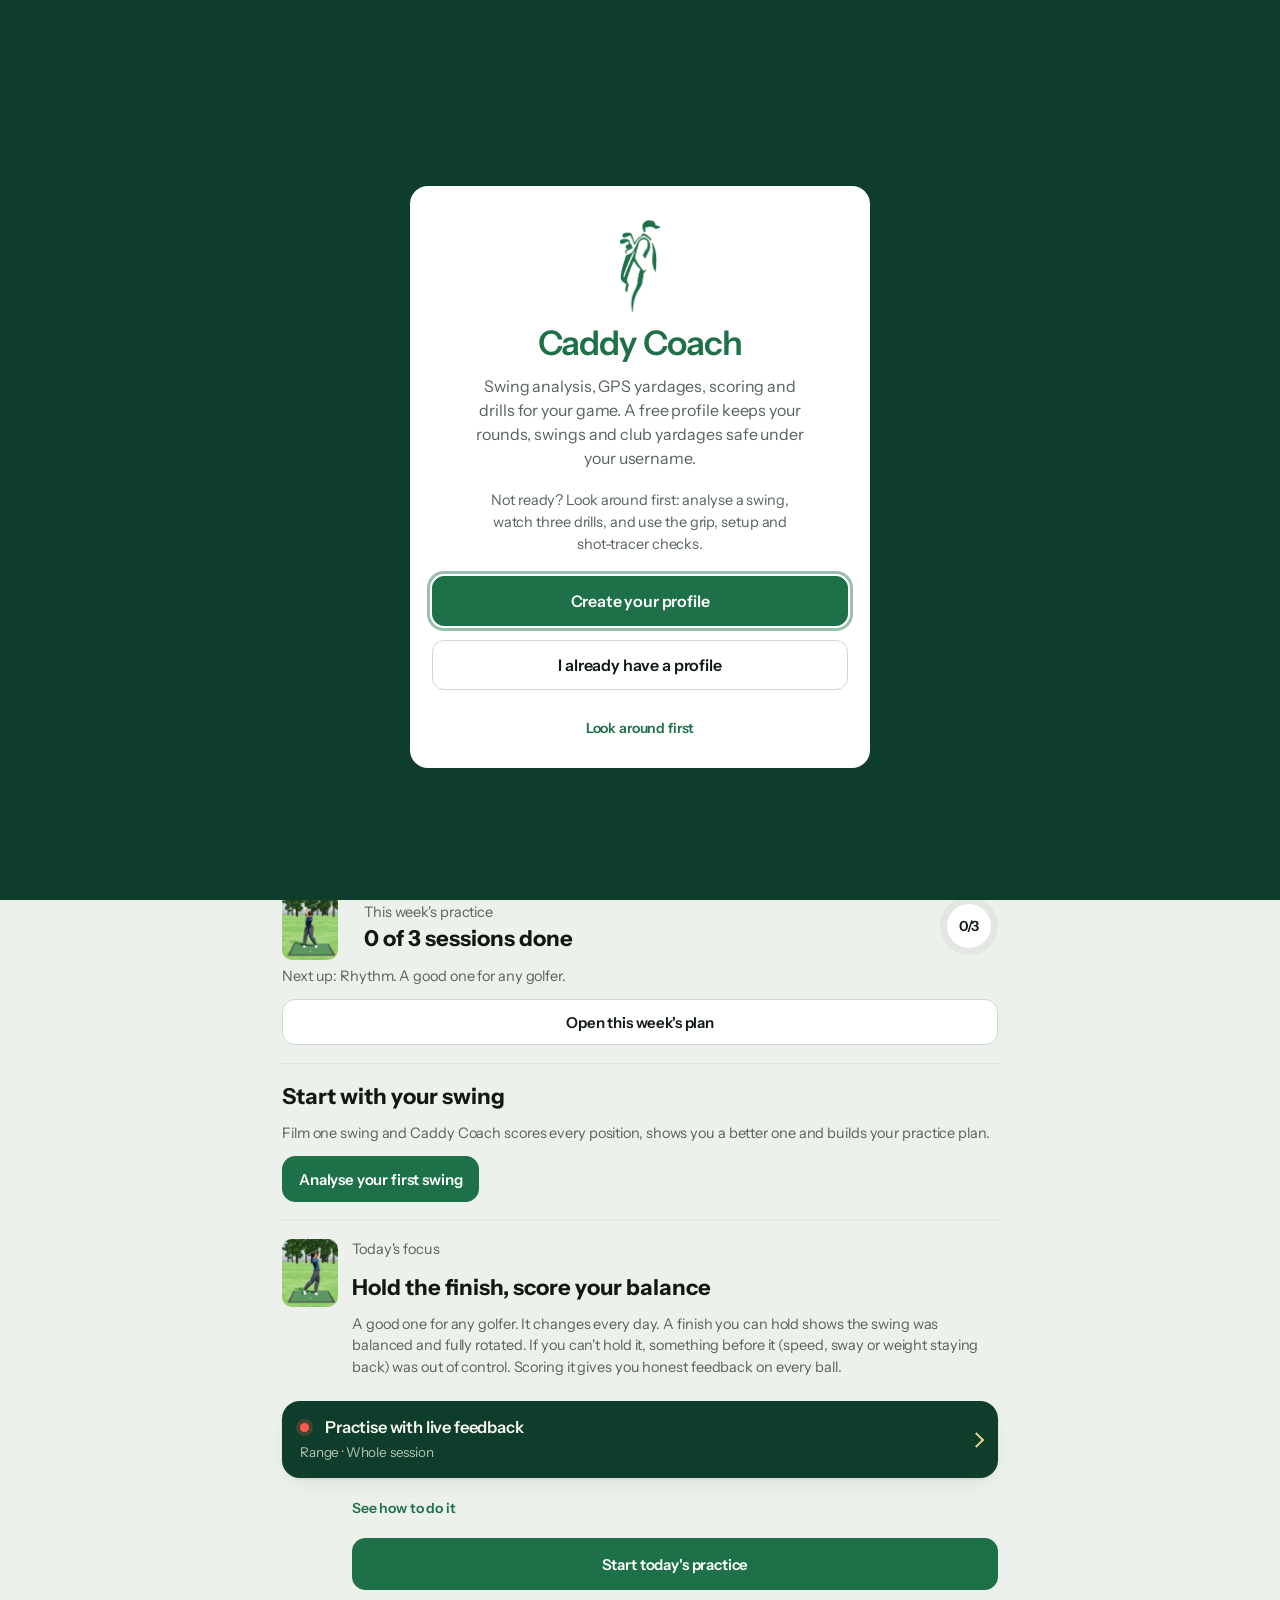
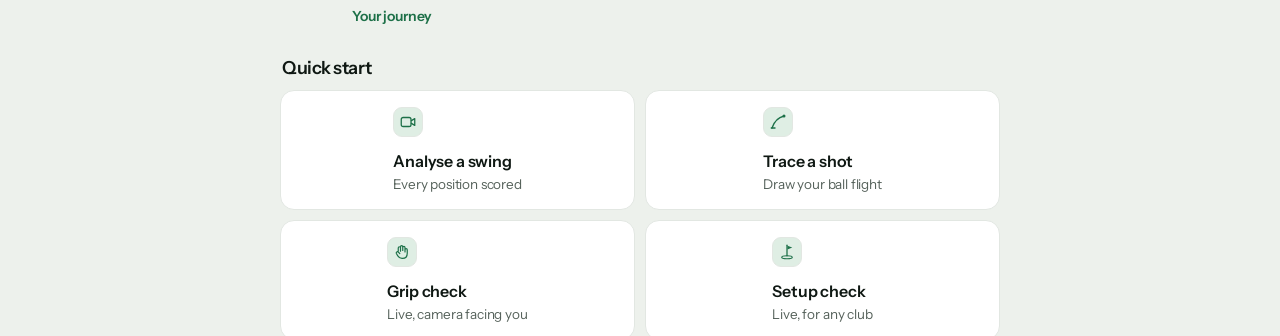
<file: index.html>
<!doctype html>
<html lang="en-GB"><head><meta charset="utf-8">
<meta name="viewport" content="width=device-width,initial-scale=1,viewport-fit=cover">
<meta name="theme-color" content="#0f3a22">
<meta name="description" content="Caddy Coach: swing analysis, live coaching, shot tracer, round tracker and course GPS.">
<link rel="manifest" href="manifest.webmanifest">
<link rel="apple-touch-icon" href="icons/icon-180.png">
<meta name="apple-mobile-web-app-capable" content="yes"><meta name="mobile-web-app-capable" content="yes">
<meta name="apple-mobile-web-app-status-bar-style" content="black-translucent"><meta name="apple-mobile-web-app-title" content="Caddy Coach">
<style>:root{color-scheme:light;padding:env(safe-area-inset-top,0px) 0 env(safe-area-inset-bottom,0px)}body{margin:0}img{max-width:100%}[hidden]{display:none!important}#ccSplash{position:fixed;inset:0;z-index:9999;display:grid;place-items:center;align-content:center;gap:18px;background:radial-gradient(120% 80% at 50% 35%,#16553c,#0b2f21);color:#f3f6f1;transition:opacity .35s ease}#ccSplash img{width:96px;height:96px;border-radius:22px;box-shadow:0 10px 30px rgba(0,0,0,.35)}#ccSplash b{font:760 30px/1 Archivo,'Instrument Sans',system-ui,sans-serif;font-stretch:72%;letter-spacing:.01em}#ccSplash i{display:block;width:120px;height:3px;border-radius:2px;background:rgba(255,255,255,.15);overflow:hidden}#ccSplash i::after{content:'';display:block;height:100%;width:40%;background:#f3c43a;animation:ccLd 1s ease-in-out infinite alternate}@keyframes ccLd{from{transform:translateX(-10%)}to{transform:translateX(160%)}}@media (prefers-reduced-motion:reduce){#ccSplash i::after{animation:none}}#ccSplash.out{opacity:0;pointer-events:none}</style>
<script>window.CC_VER='5b9e2f0c71'</script></head><body>
<div id="ccSplash" aria-hidden="true"><img src="icons/icon-192.png" alt=""><b>Caddy Coach</b><i></i></div>
<script>(function(){let done=0;const go=d=>{if(done++)return;const s=document.getElementById('ccSplash');if(!s)return;setTimeout(()=>{s.classList.add('out');setTimeout(()=>s.remove(),400)},d)};addEventListener('DOMContentLoaded',()=>go(350));addEventListener('load',()=>go(0));setTimeout(()=>go(0),4000)})()</script>
<title>Caddy Coach</title>
<link rel="icon" type="image/png" href="[data-uri]">
<link rel="apple-touch-icon" href="[data-uri]">
<meta name="apple-mobile-web-app-title" content="Caddy Coach">
<link rel="preload" href="fonts/instrument-sans-latin-400-normal.woff2" as="font" type="font/woff2" crossorigin>
<link rel="preload" href="fonts/archivo-latin-standard-normal.woff2" as="font" type="font/woff2" crossorigin>
<link rel="stylesheet" href="fonts/fonts.css">

<style>
/* Layout: a golf course. Each section is a hole with its own tee sign; a slide-out course map (menu) moves between holes. Mown-stripe ground, scorecard-cream cards. */
:root{
 --bg:#edf3e8;--bg2:#e5eddf;--card:#fffdf7;--tx:#15241a;--mut:#56665a;--ac:#1d5a34;--ac-tx:#ffffff;--bd:#d6dfcf;--chip:#e6eedf;
 --bar:#143d24;--bar-tx:#f4f8f1;--sign:#1d5a34;--sign-tx:#ffffff;--sand:#efe5c9;--pin:#d23a2f;
 --good:#1f8f47;--mid:#b9860a;--bad:#c4372b;
 --f-ui:system-ui,-apple-system,"Segoe UI",Roboto,sans-serif;--f-num:ui-monospace,"SF Mono",Menlo,Consolas,monospace;--f-head:"Playfair Display",Georgia,"Times New Roman",serif;

}
@media (prefers-color-scheme:dark){:root:not([data-theme="light"]){--bg:#0d1510;--bg2:#101a13;--card:#16201a;--tx:#e6efe7;--mut:#98aa9c;--ac:#4cbf74;--ac-tx:#08130c;--bd:#2a3a2e;--chip:#1d2b21;--bar:#0a1a0f;--bar-tx:#eef5ec;--sign:#1c4a2b;--sign-tx:#f1f7ef;--sand:#2c291e;--pin:#ef6355;--good:#46c06e;--mid:#e0b13a;--bad:#ef6b5e;color-scheme:dark}}
:root[data-theme="dark"]{--bg:#0d1510;--bg2:#101a13;--card:#16201a;--tx:#e6efe7;--mut:#98aa9c;--ac:#4cbf74;--ac-tx:#08130c;--bd:#2a3a2e;--chip:#1d2b21;--bar:#0a1a0f;--bar-tx:#eef5ec;--sign:#1c4a2b;--sign-tx:#f1f7ef;--sand:#2c291e;--pin:#ef6355;--good:#46c06e;--mid:#e0b13a;--bad:#ef6b5e;color-scheme:dark}
*{box-sizing:border-box}
[hidden]{display:none!important}
body{margin:0;background-color:var(--bg);background-image:repeating-linear-gradient(90deg,var(--bg) 0 56px,var(--bg2) 56px 112px);color:var(--tx);font:16px/1.45 var(--f-ui);padding-inline:16px;padding-block:0 40px}
.wrap{max-width:720px;margin:0 auto;display:flex;flex-direction:column;gap:12px}
h1{font:700 26px/1 var(--f-head);margin:0}h2{font:700 19px/1.25 var(--f-head);margin:0 0 6px;letter-spacing:.005em}h3{font-size:15px;margin:0}
button,.btn{font:inherit;font-size:15px;border:1px solid var(--bd);background:var(--card);color:var(--tx);border-radius:10px;padding:9px 13px;cursor:pointer;display:inline-flex;align-items:center;gap:6px}
button:focus-visible,.btn:focus-within,select:focus-visible,input:focus-visible{outline:2px solid var(--ac);outline-offset:2px}
button.on,.pri{background:var(--ac);color:var(--ac-tx);border-color:var(--ac)}
button:disabled{opacity:.5;cursor:default}
button.link{border:0;background:none;padding:0;color:var(--ac);font-size:14px;text-decoration:underline;text-underline-offset:2px}
select{font:inherit;font-size:14px;padding:7px 8px;border-radius:10px;border:1px solid var(--bd);background:var(--card);color:var(--tx)}
.card{background:var(--card);border:1px solid var(--bd);border-radius:14px;padding:14px;min-width:0}
.row{display:flex;gap:8px;flex-wrap:wrap;align-items:center}
.mut{color:var(--mut);font-size:14px}
.stage{position:relative;border-radius:10px;overflow:hidden;background:#000}
video{width:100%;max-height:62vh;display:block;background:#000}
#pc,#hc{width:100%;display:block;background:#000;border-radius:10px;touch-action:manipulation}
.steps{display:flex;gap:6px;flex-wrap:wrap;margin:10px 0 4px;padding:0;list-style:none}
.steps li{font-size:13px;padding:4px 10px;border-radius:99px;background:var(--chip);color:var(--mut)}
.steps li.now{background:var(--ac);color:var(--ac-tx)}.steps li.done{color:var(--good)}
#msg{margin:6px 0 0;min-height:1.4em}
#msg.err{color:var(--bad);font-weight:600}
.prog{height:4px;border-radius:2px;background:var(--chip);overflow:hidden;margin-top:6px}.prog i{display:block;height:100%;width:0;background:var(--ac);transition:width .2s}
input[type=range].scrub{width:100%;accent-color:var(--ac)}
.keys{display:grid;grid-template-columns:repeat(auto-fill,minmax(150px,1fr));gap:10px}
.kp{border:1px solid var(--bd);border-radius:10px;overflow:hidden;display:flex;flex-direction:column;min-width:0}
.kp img{width:100%;aspect-ratio:3/4;object-fit:cover;display:block;background:#000;cursor:pointer}
.kp .kb{padding:8px;display:grid;gap:6px;font-size:13px}
.kp .kb b{font-size:14px}
.kp .ok{color:var(--good)}
.tbl{overflow-x:auto}table{border-collapse:collapse;width:100%;font-size:14px}td,th{border-bottom:1px solid var(--bd);padding:7px 6px;text-align:left;vertical-align:top}
th{font-size:12px;color:var(--mut);font-weight:600;text-transform:uppercase;letter-spacing:.04em}
td.v,span.v{font:600 14px var(--f-num);font-variant-numeric:tabular-nums;white-space:nowrap}
.dot{display:inline-block;width:9px;height:9px;border-radius:50%;margin-right:6px;vertical-align:0}
.sc{border:1px solid var(--bd);border-left:6px solid var(--bd);border-radius:10px;padding:10px 12px;display:grid;gap:6px}
.sc .hd{display:flex;justify-content:space-between;gap:8px;align-items:baseline}
.sc .n{font:700 20px var(--f-num);font-variant-numeric:tabular-nums;white-space:nowrap}
.pill{font-size:12px;padding:2px 8px;border-radius:99px;border:1px solid currentColor;white-space:nowrap}
.bar{height:6px;border-radius:3px;background:var(--chip)}.bar i{display:block;height:100%;border-radius:3px}
.list{display:grid;gap:8px}
.legend{display:flex;gap:10px;flex-wrap:wrap;font-size:13px}.legend b{display:inline-block;width:10px;height:10px;border-radius:2px;margin-right:4px;vertical-align:-1px}
.g-good{color:var(--good)}.g-mid{color:var(--mid)}.g-bad{color:var(--bad)}.g-na{color:var(--mut)}
.b-good{border-left-color:var(--good)}.b-mid{border-left-color:var(--mid)}.b-bad{border-left-color:var(--bad)}
.f-good{background:var(--good)}.f-mid{background:var(--mid)}.f-bad{background:var(--bad)}.f-na{background:var(--bd)}
.key{display:flex;gap:12px;flex-wrap:wrap;font-size:13px;color:var(--mut)}.key i{display:inline-block;width:18px;height:3px;vertical-align:3px;margin-right:4px;border-radius:2px}
.chips{display:flex;gap:6px;flex-wrap:wrap}
.chip{font-size:13px;padding:5px 10px;border-radius:99px;border:1px solid var(--bd);background:var(--chip);color:var(--tx);cursor:pointer;text-align:left}
.chip.on{background:var(--ac);color:var(--ac-tx);border-color:var(--ac)}
.where{font-size:11px;font-weight:700;letter-spacing:.05em;text-transform:uppercase;padding:2px 7px;border-radius:5px;background:var(--chip);color:var(--mut);white-space:nowrap}
.drill{border:1px solid var(--bd);border-radius:10px;padding:12px;display:grid;gap:6px;scroll-margin-top:76px}
.drill.flash{outline:3px solid var(--ac);outline-offset:2px}
.drill ol{margin:0;padding-left:20px;font-size:14px}.drill li{margin:2px 0;transition:color .2s}.drill li.cur{color:var(--ac);font-weight:600}
.demo{display:grid;gap:6px}.demo canvas{width:100%;aspect-ratio:4/3;border-radius:10px;display:block;cursor:pointer;background:#2a2526}
.demoCap{font-size:13.5px;min-height:4.2em;color:var(--tx)}.demoCap b{color:var(--ac)}
.think{display:block;margin-top:4px;padding:6px 9px;border-radius:8px;background:var(--chip);font-style:italic}
.feel{display:block;font-size:13px;color:var(--mut);font-style:italic;font-weight:400;margin-top:1px}
.tips{background:var(--sand);border-radius:10px;padding:8px 12px;font-size:14px}.tips ul{margin:4px 0 0;padding-left:18px}.tips li{margin:2px 0}
.hist{display:grid;grid-template-columns:72px 1fr auto;gap:10px;align-items:center;border:1px solid var(--bd);border-radius:10px;padding:8px}
.hist img{width:72px;height:96px;object-fit:cover;border-radius:6px;background:#000;cursor:pointer}
.hist .s{font:700 18px var(--f-num)}
.trim{position:relative;height:36px;margin:10px 4px 4px}
.trim .track{position:absolute;left:0;right:0;top:15px;height:6px;border-radius:3px;background:var(--chip)}
.trim .sel{position:absolute;top:15px;height:6px;border-radius:3px;background:var(--ac)}
.trim input{position:absolute;left:0;top:0;width:100%;height:36px;margin:0;background:none;-webkit-appearance:none;appearance:none;pointer-events:none}
.trim input::-webkit-slider-runnable-track{background:none;height:36px}
.trim input::-moz-range-track{background:none}
.trim input::-webkit-slider-thumb{-webkit-appearance:none;pointer-events:auto;width:22px;height:30px;margin-top:3px;border-radius:6px;background:var(--card);border:2px solid var(--ac);cursor:ew-resize}
.trim input::-moz-range-thumb{pointer-events:auto;width:18px;height:26px;border-radius:6px;background:var(--card);border:2px solid var(--ac);cursor:ew-resize}
#trimInfo{font-variant-numeric:tabular-nums}
.scb{display:grid;grid-template-columns:42% 1fr;gap:10px;align-items:start}.scb>div{display:grid;gap:6px;min-width:0}
.scb canvas{width:100%;aspect-ratio:3/4;border-radius:8px;background:#0d130f;cursor:pointer;display:block}
.scb.noclip,.scb.big{grid-template-columns:1fr}.scb.big canvas{max-width:320px;margin:0 auto}
.topbar{position:sticky;top:0;z-index:20;margin-inline:-16px;padding:calc(env(safe-area-inset-top,0px) + 8px) 16px 8px;background:var(--bar);color:var(--bar-tx);box-shadow:0 2px 10px rgba(0,0,0,.18)}
.topbar .in{max-width:720px;margin:0 auto;display:flex;align-items:center;gap:12px}
.burger{width:44px;height:44px;border-radius:10px;border:1px solid rgba(255,255,255,.25);background:transparent;color:var(--bar-tx);display:grid;place-items:center;padding:0;flex:none}
.burger svg{width:22px;height:22px}
.brand{display:flex;align-items:center;gap:10px;min-width:0;flex:1}

.holeNow{font-size:12px;letter-spacing:.08em;text-transform:uppercase;opacity:.8;white-space:nowrap}
#scrim{position:fixed;inset:0;background:rgba(0,0,0,.45);z-index:40;opacity:0;transition:opacity .25s}
#scrim.show{opacity:1}
#panel{position:fixed;top:0;bottom:0;left:0;width:min(84vw,320px);z-index:50;background:var(--bar);color:var(--bar-tx);transform:translateX(-105%);transition:transform var(--sp-smooth-ms,.28s) var(--sp-smooth,ease);display:flex;flex-direction:column;padding:calc(env(safe-area-inset-top,0px) + 14px) 14px calc(env(safe-area-inset-bottom,0px) + 14px);overflow-y:auto;visibility:hidden}
#panel.open{transform:none;visibility:visible}
#panel .ph{display:flex;align-items:flex-start;justify-content:space-between;gap:8px}
#panel #panel .x{width:40px;height:40px;border-radius:10px;border:1px solid rgba(255,255,255,.25);background:transparent;color:var(--bar-tx);padding:0;display:grid;place-items:center}
#panel .pw{font:700 24px/1.1 var(--f-head);margin:10px 0 2px}
#panel .ps{font-size:13px;opacity:.75;margin:0 0 14px}
#panel ol{list-style:none;margin:0;padding:0;display:grid;gap:6px}
#panel li button{width:100%;display:grid;grid-template-columns:40px 1fr;gap:10px;align-items:center;text-align:left;background:transparent;border:1px solid rgba(255,255,255,.14);color:var(--bar-tx);border-radius:12px;padding:10px}
#panel li button[aria-current="page"]{background:rgba(255,255,255,.12);border-color:rgba(255,255,255,.4)}
#panel li b{display:block;font:600 17px/1.2 var(--f-head)}
#panel li small{display:block;font-size:12.5px;opacity:.75;margin-top:2px}
.pen{width:40px;height:40px;display:grid;place-items:center;position:relative}
.pen svg{position:absolute;inset:0;width:40px;height:40px}
.pen span{position:relative;font:700 13px var(--f-num);color:#fff;transform:translate(3px,-6px)}
#panel .foot{margin-top:auto;padding-top:14px;font-size:12px;opacity:.6}
.sign{background:var(--sign);color:var(--sign-tx);border-radius:14px;padding:14px 16px;display:grid;grid-template-columns:auto 1fr;gap:14px;align-items:center;position:relative;overflow:hidden}
.sign:after{content:"";position:absolute;right:-30px;bottom:-40px;width:150px;height:110px;border-radius:50%;background:rgba(255,255,255,.08)}
.sign .pen{width:52px;height:52px}.sign .pen svg{width:52px;height:52px}.sign .pen span{font-size:16px}
.sign .ey{font-size:12px;letter-spacing:.12em;text-transform:uppercase;opacity:.85}
.sign h2{font:700 26px/1.1 var(--f-head);margin:2px 0 4px;text-wrap:balance}
.sign p{margin:0;font-size:14px;opacity:.9;max-width:52ch}
.hist{background:var(--card)}
.sc-head{display:grid;grid-template-columns:72px 1fr auto;gap:10px;font-size:11px;letter-spacing:.08em;text-transform:uppercase;color:var(--mut);padding:0 8px}
@media (prefers-reduced-motion:reduce){.prog i{transition:none}#panel,#scrim{transition:none}}
.liveBtn{display:flex;flex-wrap:wrap;align-items:center;gap:4px 8px;width:100%;margin:10px 0 4px;padding:12px 14px;border-radius:12px;border:0;background:var(--ac);color:var(--ac-tx);font:700 1rem/1.2 inherit;font-family:inherit;text-align:left;cursor:pointer}
.liveBtn small{flex-basis:100%;font-weight:500;font-size:.8rem;opacity:.9}
.liveBtn .dot{width:10px;height:10px;border-radius:50%;background:#ff5a4e;box-shadow:0 0 0 3px rgba(255,90,78,.3)}
.liveBtn:disabled{opacity:.6}
.gchk{list-style:none;margin:10px 0 0;padding:0;display:grid;gap:6px}
.gchk li{padding:8px 10px;border-radius:10px;background:var(--bg2);font-size:.9rem;line-height:1.35}
.gchk li b{display:block}
.gripWrap{display:grid;gap:12px;align-items:center}
@media (min-width:640px){.gripWrap{grid-template-columns:minmax(220px,320px) 1fr}}
.gripFig{width:100%;max-width:340px;height:auto;margin:0 auto;display:block}
.gripFig .gf-t{font:700 12px system-ui,sans-serif}.gripFig .gf-s{font:500 11px system-ui,sans-serif}
.gsteps{margin:0;padding-left:1.3em;display:grid;gap:10px}
.gsteps li{line-height:1.45}
.gstyles{display:grid;gap:8px}
@media (min-width:640px){.gstyles{grid-template-columns:repeat(3,1fr)}}
.gstyles div{padding:10px 12px;border-radius:12px;background:var(--bg2)}
.gstyles b{display:block;margin-bottom:4px}.gstyles span{font-size:.9rem;color:var(--mut);line-height:1.4}
.clubPick{display:grid;gap:10px}
.clubPick .grp{display:flex;flex-wrap:wrap;gap:6px;align-items:center}
.clubPick .grp>span{font-size:.72rem;font-weight:700;letter-spacing:.06em;text-transform:uppercase;color:var(--mut);min-width:64px}
.clubPick button{border:1px solid var(--bd);background:var(--chip);color:var(--tx);border-radius:999px;padding:7px 11px;font:600 .88rem/1 inherit;font-family:inherit;cursor:pointer;min-width:44px}
.clubPick button[aria-checked="true"]{background:var(--ac);color:var(--ac-tx);border-color:var(--ac)}
.suWrap{display:grid;gap:14px;align-items:start}
@media (min-width:640px){.suWrap{grid-template-columns:minmax(240px,340px) 1fr}}
.suFig{width:100%;max-width:360px;height:auto;display:block;margin:0 auto}
.suFig text{font:600 11px system-ui,sans-serif}
.suList{list-style:none;margin:0;padding:0;display:grid;gap:6px}
.suList li{display:grid;grid-template-columns:110px 1fr;gap:8px;padding:8px 10px;border-radius:10px;background:var(--bg2);font-size:.9rem;line-height:1.35}
.suList li b{font-size:.78rem;letter-spacing:.04em;text-transform:uppercase;color:var(--mut);padding-top:2px}
.suBtns{display:grid;gap:4px}
@media (min-width:640px){.suBtns{grid-template-columns:1fr 1fr;gap:10px}}
.card,.wrap>*{min-width:0}
.wrap>.wrap{width:100%}
.trStep{margin:0 0 10px;font-weight:600}.trStep span{display:block;font-weight:400;color:var(--ink2);font-size:.9rem;margin-top:2px}
.trMsgRow{display:flex;gap:10px;align-items:center;flex-wrap:wrap;margin-top:10px;min-height:1.4em}
.trMsgRow progress{flex:1;min-width:120px;height:8px;accent-color:var(--ac)}
.trStage{position:relative;background:#000;border-radius:12px;overflow:hidden;max-height:72vh;margin:0 auto;max-width:100%}
.trStage canvas{width:100%;height:100%;display:block;object-fit:contain;touch-action:none}
.trStage.trLayered video{position:absolute;inset:0;width:100%;height:100%;max-height:none;object-fit:contain;background:#000}
.trStage.trLayered canvas{position:absolute;inset:0;z-index:1;background:transparent}
.trGrp{border-top:1px solid var(--bd);padding:10px 0;display:grid;gap:8px}
.trGrp>b{font-size:.95rem}
.trSl{display:grid;grid-template-columns:110px 1fr 92px;gap:8px;align-items:center;font-size:.9rem}
.trSl input{width:100%;accent-color:var(--ac)}
.trSl output{font-weight:600;text-align:right;font-variant-numeric:tabular-nums}
.chip.on{background:var(--ac);color:var(--ac-tx);border-color:var(--ac)}
.trCols{display:flex;gap:8px;flex-wrap:wrap;align-items:center}
.trCols .sw{width:34px;height:34px;border-radius:50%;border:2px solid var(--bd);background:var(--c);cursor:pointer;padding:0;position:relative}
.trCols .sw[aria-pressed="true"]{outline:3px solid var(--ac);outline-offset:2px}
.trCols .cust{background:conic-gradient(red,yellow,lime,cyan,blue,magenta,red);overflow:hidden;display:inline-block}
.trCols .cust input{opacity:0;width:100%;height:100%;cursor:pointer}
.lvSegL{display:inline-flex;border:1px solid var(--bd);border-radius:999px;overflow:hidden;width:max-content}
.lvSegL button{background:transparent;color:var(--tx);border:0;padding:7px 12px;font:600 .85rem inherit;font-family:inherit;cursor:pointer}
.lvSegL button.on{background:var(--ac);color:var(--ac-tx)}
@media (max-width:420px){.trSl{grid-template-columns:92px 1fr 78px;font-size:.85rem}}



.lockup{display:grid;justify-items:start;gap:6px;color:var(--bar-tx)}


.lockup .lt{font:600 10.5px/1 var(--f-ui);letter-spacing:.22em;text-transform:uppercase;opacity:.7}
#panel .ps{margin-top:14px}
.emb{display:block;flex:none;background:currentColor;-webkit-mask:var(--caddy) center/contain no-repeat;mask:var(--caddy) center/contain no-repeat;aspect-ratio:163/374}
.brand .emb{height:36px;color:var(--bar-tx)}
.brand .word,.word{font:600 19px/1 "Cormorant Garamond",Georgia,serif;letter-spacing:.17em;text-transform:uppercase;white-space:nowrap;padding-left:2px;border-left:1px solid color-mix(in srgb,currentColor 35%,transparent);padding:4px 0 4px 12px}
.lockup{grid-template-columns:auto;justify-items:start}
.lockup .emb{height:64px;color:var(--bar-tx)}
.lockup .lw{font:600 23px/1.05 "Cormorant Garamond",Georgia,serif;letter-spacing:.16em;text-transform:uppercase;white-space:nowrap}
@media (max-width:380px){.brand .word,.word{font-size:16px;letter-spacing:.11em;padding-left:9px}.brand{gap:8px}.brand .emb{height:32px}.holeNow{font-size:11px;letter-spacing:.04em}}
@media (max-width:340px){.brand .word,.word{font-size:14.5px;letter-spacing:.08em}}
:root{--caddy:url("[data-uri]")}
/* ===== Premium layer: fairway header band, light sheet, quiet surfaces ===== */
:root{
 --canvas:#f3f5f0;--surface:#ffffff;--surface2:#f6f8f4;--ink:#0e1f15;--ink2:#2c3b31;--muted:#515f56;--line:#e2e7df;--line2:#d3dacf;
 --fairway:#0f3a22;--fairway2:#14472a;--green:#1e6b3e;--green-ink:#ffffff;--sand:#e6d7aa;--sand-ink:#5a4a1c;--pin:#d23a2f;
 --bg:var(--canvas);--bg2:var(--surface2);--card:var(--surface);--tx:var(--ink);--mut:var(--muted);--ac:var(--green);--ac-tx:var(--green-ink);--bd:var(--line);--chip:var(--surface2);--bar:var(--fairway);--bar-tx:#f6f8f1;
 --f-ui:"Instrument Sans",system-ui,-apple-system,"Segoe UI",Roboto,sans-serif;--f-head:"Cormorant Garamond",Georgia,serif;--f-num:"Instrument Sans",system-ui,sans-serif;
 --r-s:10px;--r-m:14px;--r-l:20px;--r-xl:26px;
 --lift:0 1px 0 rgba(14,31,21,.04),0 10px 30px -18px rgba(14,31,21,.28);
}
@media (prefers-color-scheme:dark){:root:not([data-theme="light"]){--canvas:#0a120d;--surface:#111b15;--surface2:#16221b;--ink:#e8efe9;--ink2:#c9d4cc;--muted:#97a79c;--line:#213027;--line2:#2b3c31;--fairway:#08190f;--fairway2:#0c2416;--green:#5cc488;--green-ink:#06130b;--sand:#d9c58c;--sand-ink:#2b2410;--lift:0 1px 0 rgba(0,0,0,.3),0 10px 30px -18px rgba(0,0,0,.8)}}
:root[data-theme="dark"]{--canvas:#0a120d;--surface:#111b15;--surface2:#16221b;--ink:#e8efe9;--ink2:#c9d4cc;--muted:#97a79c;--line:#213027;--line2:#2b3c31;--fairway:#08190f;--fairway2:#0c2416;--green:#5cc488;--green-ink:#06130b;--sand:#d9c58c;--sand-ink:#2b2410}
body{background:var(--canvas);background-image:none;font:16px/1.5 var(--f-ui);letter-spacing:-.003em;-webkit-font-smoothing:antialiased;padding-bottom:56px}
::selection{background:var(--sand);color:var(--sand-ink)}
h2{font:600 18px/1.3 var(--f-ui);letter-spacing:-.01em;margin:0 0 6px}
h3{font:600 16px/1.3 var(--f-ui);letter-spacing:-.005em}
.mut{color:var(--muted);font-size:14.5px;line-height:1.5}
a{color:var(--green)}

/* top bar */
.topbar{box-shadow:none;padding-top:calc(env(safe-area-inset-top,0px) + 10px);padding-bottom:10px;background:var(--fairway)}
.burger{border-color:rgba(255,255,255,.18);border-radius:12px;width:42px;height:42px}
.burger:hover{background:rgba(255,255,255,.06)}
.holeNow{display:none}

/* hero band */
.hero{margin-inline:-16px;background:var(--fairway);color:#f4f6ef;position:relative;overflow:hidden;padding:20px 20px 50px}
.hero:before{content:"";position:absolute;inset:0;background:repeating-linear-gradient(100deg,rgba(255,255,255,.028) 0 46px,rgba(255,255,255,0) 46px 92px);pointer-events:none}
.hero:after{content:"";position:absolute;left:50%;top:-60%;width:140%;height:120%;transform:translateX(-50%);background:radial-gradient(closest-side,rgba(120,190,140,.16),transparent);pointer-events:none}
.hin{position:relative;z-index:1;max-width:720px;margin:0 auto}
.hmeta{display:flex;align-items:center;gap:8px;font:500 13.5px/1 var(--f-ui);color:var(--sand);letter-spacing:.01em}
.hflag{width:12px;height:15px}
.hero h1{font:500 44px/1.02 var(--f-head);letter-spacing:-.01em;margin:10px 0 8px;color:#fbfaf3;text-wrap:balance}
.hero p{margin:0;max-width:44ch;color:rgba(244,246,239,.74);font-size:15.5px;line-height:1.5}
.hnav{display:flex;align-items:center;gap:6px;margin-top:20px}
.hstep{width:36px;height:36px;padding:0;border-radius:50%;border:1px solid rgba(255,255,255,.18);background:transparent;color:#f4f6ef;display:grid;place-items:center;flex:none}
.hstep svg{width:18px;height:18px}
.hstep:disabled{opacity:.25}
.course{display:flex;gap:4px;flex:1;justify-content:center}
.cm{position:relative;flex:1;max-width:46px;height:36px;padding:0;border:0;background:transparent;color:rgba(244,246,239,.55);display:grid;place-items:center;border-radius:10px}
.cm span{font:600 12px/1 var(--f-ui);display:grid;place-items:center;width:26px;height:26px;border-radius:50%;border:1px solid rgba(255,255,255,.2);transition:background .2s,color .2s,border-color .2s}
.cm:hover span{border-color:rgba(255,255,255,.5);color:#fff}
.cm.on span{background:var(--sand);border-color:var(--sand);color:#1f1a08}
.cm:focus-visible{outline:2px solid var(--sand);outline-offset:1px}
.hstep:focus-visible,.burger:focus-visible{outline:2px solid var(--sand);outline-offset:2px}

/* sheet that rises over the hero */
.sheet{position:relative;margin-top:-26px;margin-inline:-16px;padding:22px 16px 0;background:var(--canvas);border-radius:var(--r-xl) var(--r-xl) 0 0;gap:14px;max-width:none}
.sheet>section{max-width:720px;margin:0 auto;width:100%}
.wrap{gap:14px}

/* surfaces */
.card{background:var(--surface);border:1px solid var(--line);border-radius:var(--r-l);padding:18px}
.card>h2:first-child{margin-bottom:4px}
.card>.mut:first-of-type{margin-top:0}

/* buttons */
button,.btn{font:600 15px/1 var(--f-ui);min-height:44px;padding:0 16px;border-radius:var(--r-m);border:1px solid var(--line2);background:var(--surface);color:var(--ink);gap:8px;justify-content:center;transition:background .15s,border-color .15s,scale var(--sp-snappy-ms,350ms) var(--sp-snappy,cubic-bezier(.2,.9,.25,1.1)),filter .2s}
button:hover,.btn:hover{border-color:var(--muted)}
button:not(:disabled):active,.btn:active,.is-pressed{scale:var(--press,.94);filter:brightness(.9);transition:background .15s,border-color .15s,scale 90ms cubic-bezier(.3,0,.5,1),filter 90ms}
.subnav button{--press:1}
.ccRolling{position:relative;color:transparent!important}
.ccOdo{position:absolute;inset:0;display:flex;overflow:hidden;font-variant-numeric:tabular-nums;pointer-events:none}
.ccOdoC{display:flex;flex-direction:column;flex:none;will-change:transform}
.ccOdoC span{display:block;text-align:center}
#gpsPanel .gpsBig b,#gpsPanel .fbRow b{font-variant-numeric:tabular-nums lining-nums}
.ccGrab{display:block;width:40px;height:5px;border-radius:3px;background:var(--line2,#d0d8d1);margin:-10px auto 4px;touch-action:none;position:relative}
.ccGrab::after{content:"";position:absolute;inset:-14px -60px}
.ccGrow{position:fixed;inset:0;z-index:29;pointer-events:none}
button.on,.pri,.btn.pri{background:var(--green);border-color:var(--green);color:var(--green-ink)}
.pri:hover,.btn.pri:hover{background:color-mix(in srgb,var(--green) 88%,#000)}
button:focus-visible,.btn:focus-within,select:focus-visible,input:focus-visible,summary:focus-visible{outline:3px solid color-mix(in srgb,var(--green) 45%,transparent);outline-offset:2px}
button.link{min-height:0;padding:0;border:0;background:none;color:var(--green);font:600 14px var(--f-ui);text-decoration:none}
button.link:hover{text-decoration:underline}
select{font:500 15px var(--f-ui);min-height:44px;padding:0 38px 0 14px;border-radius:var(--r-m);border:1px solid var(--line2);background:var(--surface) url("data:image/svg+xml,%3Csvg xmlns='http://www.w3.org/2000/svg' width='12' height='8' viewBox='0 0 12 8'%3E%3Cpath d='M1 1.5l5 5 5-5' fill='none' stroke='%235b6a60' stroke-width='1.6' stroke-linecap='round'/%3E%3C/svg%3E") no-repeat right 14px center;-webkit-appearance:none;appearance:none;color:var(--ink)}
input[type=range]{accent-color:var(--green)}

/* chips: quiet pills; selected = ink */
.chips{gap:8px}
.chip{font:500 14px/1 var(--f-ui);min-height:36px;padding:0 14px;border-radius:999px;border:1px solid var(--line2);background:var(--surface);color:var(--ink2)}
.chip.on,.chip[aria-pressed="true"]{background:var(--ink);border-color:var(--ink);color:var(--canvas)}
.chips.scroll{flex-wrap:nowrap;overflow-x:auto;scrollbar-width:none;margin-inline:-18px;padding-inline:18px;scroll-padding-inline:18px}
.chips.scroll::-webkit-scrollbar{display:none}
.chips.scroll .chip{flex:none}

/* tags */
.where{font:600 12px/1 var(--f-ui);letter-spacing:0;text-transform:none;padding:6px 9px;border-radius:999px;background:var(--surface2);color:var(--muted);border:1px solid var(--line)}

/* menu */
#panel{background:var(--fairway);padding-inline:18px;width:min(86vw,340px)}
#panel ol{gap:2px;margin-top:18px}
#panel li button{grid-template-columns:34px 1fr;border:0;border-radius:14px;padding:11px 10px;min-height:0;background:transparent;justify-content:start}
#panel li button:hover{background:rgba(255,255,255,.05)}
#panel li button[aria-current="page"]{background:rgba(255,255,255,.08)}
#panel li b{font:500 21px/1.15 var(--f-head);letter-spacing:0}
#panel li small{font:400 13px/1.3 var(--f-ui);opacity:.65;margin-top:3px}
#panel .pen{width:30px;height:30px}
#panel .pen svg{display:none}
#panel .pen span{transform:none;width:30px;height:30px;border-radius:50%;display:grid;place-items:center;border:1px solid rgba(255,255,255,.25);font:600 12.5px/1 var(--f-ui);color:#f4f6ef}
#panel li button[aria-current="page"] .pen span{background:var(--sand);border-color:var(--sand);color:#1f1a08}
#panel .x{border-radius:50%;width:40px;height:40px;min-height:0;padding:0;border:1px solid rgba(255,255,255,.2);background:transparent;color:#f4f6ef}
#panel .foot{font:400 12.5px/1.4 var(--f-ui);opacity:.55}
.lockup .lt{font:500 12px/1.3 var(--f-ui);letter-spacing:.02em;text-transform:none;opacity:.6;margin-top:2px}

/* accordions */
details.acc{background:var(--surface);border:1px solid var(--line);border-radius:var(--r-l);overflow:hidden}
details.acc>summary{list-style:none;cursor:pointer;display:flex;align-items:center;justify-content:space-between;gap:12px;padding:16px 18px;font:600 16.5px/1.3 var(--f-ui);letter-spacing:-.01em}
details.acc>summary::-webkit-details-marker{display:none}
details.acc>summary:after{content:"";flex:none;width:28px;height:28px;border-radius:50%;background:var(--surface2) url("data:image/svg+xml,%3Csvg xmlns='http://www.w3.org/2000/svg' width='12' height='8' viewBox='0 0 12 8'%3E%3Cpath d='M1 1.5l5 5 5-5' fill='none' stroke='%235b6a60' stroke-width='1.6' stroke-linecap='round'/%3E%3C/svg%3E") no-repeat center;transition:transform .2s}
details.acc[open]>summary:after{transform:rotate(180deg)}
details.acc>summary small{display:block;font:400 13.5px/1.4 var(--f-ui);color:var(--muted);margin-top:3px;letter-spacing:0}
details.acc>.acb{padding:0 18px 18px;display:grid;gap:12px}
details.acc>.acb>h2{display:none}

/* feature call-to-action (live checks) */
.liveBtn{min-height:0;border-radius:var(--r-l);padding:16px 18px;gap:6px 10px;background:var(--fairway);color:#f4f6ef;border:0;font:600 16.5px/1.25 var(--f-ui);position:relative;box-shadow:var(--lift)}
.liveBtn:hover{background:var(--fairway2)}
.liveBtn small{font:400 13.5px/1.4 var(--f-ui);color:rgba(244,246,239,.72);opacity:1}
.liveBtn:after{content:"";position:absolute;right:16px;top:50%;width:9px;height:9px;border-right:2px solid var(--sand);border-top:2px solid var(--sand);transform:translateY(-50%) rotate(45deg)}
.liveBtn{padding-right:44px}
.liveBtn .dot{width:9px;height:9px;background:#ff5a4e;box-shadow:0 0 0 4px rgba(255,90,78,.22)}

/* upload panel */
.drop{display:grid;gap:14px;text-align:left}
.drop .dicon{width:48px;height:48px;border-radius:14px;background:var(--surface2);border:1px solid var(--line);display:grid;place-items:center;color:var(--green)}
.drop .dicon svg{width:24px;height:24px}
.drop h2{font:500 26px/1.15 var(--f-head);letter-spacing:0;margin:0}
.drop .acts{display:grid;grid-template-columns:1fr auto;gap:10px}
.drop .acts .btn{min-height:52px;font-size:16px}
.opts{display:grid;grid-template-columns:1fr 1fr;gap:10px}
.opts label{display:grid;gap:6px;font:500 13px/1 var(--f-ui);color:var(--muted)}
.opts select{width:100%}.optNote{margin:-4px 0 0;font-size:12px}

/* steps tracker (a real sequence) */
.steps{display:grid;grid-template-columns:repeat(4,1fr);gap:6px;margin:4px 0 0}
.steps li{background:none;padding:10px 0 0;border-radius:0;border-top:3px solid var(--line);font:500 12.5px/1.25 var(--f-ui);color:var(--muted)}
.steps li.now{background:none;color:var(--ink);border-top-color:var(--green)}
.steps li.done{color:var(--green);border-top-color:var(--green)}
.prog{height:3px;background:var(--line)}
#msg{font-size:14.5px}

/* drill cards */
.drill{background:var(--surface);border:1px solid var(--line);border-radius:var(--r-l);padding:16px;gap:10px}
.drill h3{font:500 23px/1.15 var(--f-head);letter-spacing:0}
.demo canvas{border-radius:var(--r-m)}
.demoCap{font-size:14px;min-height:0;color:var(--ink2)}
.demoCap b{color:var(--green)}
.think{background:var(--surface2);border-radius:var(--r-s);font-style:normal;color:var(--ink2);padding:8px 10px}
.tips{background:color-mix(in srgb,var(--sand) 35%,var(--surface));border-radius:var(--r-m);padding:12px 14px}
details.more{border-top:1px solid var(--line);padding-top:4px}
details.more>summary{list-style:none;cursor:pointer;display:flex;justify-content:space-between;align-items:center;font:600 15px/1 var(--f-ui);color:var(--green);padding:12px 0 8px}
details.more>summary::-webkit-details-marker{display:none}
details.more>summary:after{content:"";width:8px;height:8px;border-right:2px solid currentColor;border-bottom:2px solid currentColor;transform:rotate(45deg) translateY(-2px);transition:transform .2s}
details.more[open]>summary:after{transform:rotate(-135deg)}
details.more>div{display:grid;gap:10px;padding-bottom:4px}
.drill .meta{display:flex;flex-wrap:wrap;gap:6px 14px;font-size:13.5px;color:var(--muted)}
.drill .meta b{color:var(--ink2);font-weight:600}

/* scorecard + results */
.sc{border:1px solid var(--line);border-left-width:4px;border-radius:var(--r-m);background:var(--surface);padding:12px 14px}
.sc .n,.hist .s{font:500 30px/1 var(--f-head)}
.hist{border:1px solid var(--line);border-radius:var(--r-m);padding:10px;background:var(--surface)}
.hist img{border-radius:10px}
.sc-head{font:500 12.5px/1 var(--f-ui);letter-spacing:0;text-transform:none;color:var(--muted)}
.kp{border-radius:var(--r-m);border-color:var(--line);background:var(--surface)}
th{font:600 12.5px/1.2 var(--f-ui);text-transform:none;letter-spacing:0;color:var(--muted)}
td,th{border-bottom-color:var(--line);padding:10px 8px}
.empty{display:grid;justify-items:start;gap:10px;padding:8px 0 4px}
.empty h3{font:500 24px/1.2 var(--f-head)}

/* guide pieces */
.gchk{grid-template-columns:1fr 1fr;gap:8px}
.gchk li{background:var(--surface2);border:1px solid var(--line);border-radius:var(--r-m);padding:12px;font-size:13.5px;color:var(--muted)}
.gchk li b{color:var(--ink);font-size:14.5px;margin-bottom:2px}
.gchk li:last-child:nth-child(odd){grid-column:1/-1}
.gstyles div,.suList li{background:var(--surface2);border:1px solid var(--line);border-radius:var(--r-m)}
.suList li b{font:600 13px/1.3 var(--f-ui);letter-spacing:0;text-transform:none}
.clubPick .grp{flex-wrap:nowrap;overflow-x:auto;scrollbar-width:none;margin-inline:-18px;padding-inline:18px}
.clubPick .grp::-webkit-scrollbar{display:none}
.clubPick .grp>span{font:600 13px/1 var(--f-ui);letter-spacing:0;text-transform:none;min-width:70px;flex:none;color:var(--muted)}
.clubPick button{flex:none;min-height:40px;min-width:48px;padding:0 14px;border-radius:999px;background:var(--surface);border:1px solid var(--line2);font:600 14px/1 var(--f-ui)}
.clubPick button[aria-checked="true"]{background:var(--ink);border-color:var(--ink);color:var(--canvas)}

/* live sheets inherit the UI font */
.lv,.lv button,.lv select,.lv input{font-family:var(--f-ui)}
.lv .lvTop h2{font:500 22px/1.15 var(--f-head)}

@media (max-width:420px){.hero h1{font-size:38px}.drop .acts{grid-template-columns:1fr 1fr}}
@media (prefers-reduced-motion:reduce){*{transition:none!important;animation:none!important}}
.lib .chips.scroll{margin-inline:-16px;padding-inline:16px}
.cm,.cm.on,.cm:hover{background:transparent;border:0;min-height:0;transform:none}
.hstep{min-height:0}
.liveBtn{justify-content:flex-start;text-align:left}
.suList{gap:0}
.suList li{background:none;border:0;border-bottom:1px solid var(--line);border-radius:0;padding:11px 0;grid-template-columns:96px 1fr}
.suList li:last-child{border-bottom:0}
.acb p{margin:0}
.acb .gsteps li{margin:0}
.suWrap{gap:8px}
#setupCard h2{font:500 24px/1.2 var(--f-head);margin-bottom:6px}
.card>h2{font:600 18px/1.3 var(--f-ui)}
.scoreHero{display:grid;gap:14px;padding:20px}
.shTop{display:grid;gap:12px}
.shBig{font:500 72px/0.95 var(--f-head);letter-spacing:-.02em;margin-top:2px}
.shBig small{font-size:30px;color:var(--muted);margin-left:2px}
.shMeter{height:6px;border-radius:3px;background:var(--line);overflow:hidden}.shMeter i{display:block;height:100%;border-radius:3px}
.shSum{margin:0;font-size:15.5px;line-height:1.55;color:var(--ink2)}
.shPri{display:grid;gap:4px;padding:14px 16px;border-radius:var(--r-m);background:color-mix(in srgb,var(--sand) 32%,var(--surface));border:1px solid color-mix(in srgb,var(--sand) 70%,var(--line))}
.shPri span{font:600 13px/1 var(--f-ui);color:color-mix(in srgb,var(--sand) 45%,var(--ink))}
.shPri b{font:500 17px/1.4 var(--f-ui)}
.acts2{display:flex;gap:10px;flex-wrap:wrap}.acts2 button{flex:1;min-height:48px}
.dcard{display:grid;grid-template-columns:96px 1fr;gap:14px;align-items:start;width:100%;text-align:left;padding:12px;border:1px solid var(--line);border-radius:var(--r-l);background:var(--surface);color:var(--ink);font:inherit;cursor:pointer;min-height:0}
.dcard:hover{border-color:var(--line2)}.dcard:focus-visible{outline:3px solid var(--green);outline-offset:2px}
.dposter{position:relative;width:96px;aspect-ratio:4/5;border-radius:var(--r-s);overflow:hidden;background:linear-gradient(#dfe7ea,#e9ece6)}
.dposter img{width:100%;height:100%;object-fit:cover;display:block}
.dLocked .dposter img{filter:grayscale(.6) brightness(.85)}.dlock{position:absolute;right:6px;bottom:6px;width:28px;height:28px;border-radius:50%;background:rgba(16,32,26,.82) url("data:image/svg+xml,%3Csvg xmlns='http://www.w3.org/2000/svg' viewBox='0 0 24 24' fill='none' stroke='white' stroke-width='2.2' stroke-linecap='round'%3E%3Crect x='6' y='11' width='12' height='9' rx='2'/%3E%3Cpath d='M9 11V8a3 3 0 0 1 6 0v3'/%3E%3C/svg%3E") center/16px no-repeat}
.dplay{position:absolute;right:6px;bottom:6px;width:28px;height:28px;border-radius:50%;background:rgba(16,32,26,.78)}.dplay:after{content:"";position:absolute;left:11px;top:8px;border-left:10px solid #fff;border-top:6px solid transparent;border-bottom:6px solid transparent}
.dbody{display:grid;gap:5px;min-width:0}.dname{font:500 21px/1.15 var(--f-head)}.dby{font-size:13px;line-height:1.4;color:var(--muted)}
.dfix{display:flex;flex-wrap:wrap;gap:5px}.dfix span{font-size:12px;padding:2px 8px;border-radius:99px;background:var(--surface2);border:1px solid var(--line);color:var(--ink2)}
.dmeta{font-size:12.5px;color:var(--muted)}.dkit{font-size:12.5px;color:var(--ink2)}.dcount{margin:0;font-size:13px}
.dlvl{font-weight:600}.dlvl.l1{color:var(--green)}.dlvl.l3{color:var(--ink)}
body.dpOpen{overflow:hidden}
.dpSheet{position:fixed;inset:0;z-index:80;background:var(--canvas);overflow-y:auto;overscroll-behavior:contain;transform:translateY(32px);opacity:0;transition:transform var(--sp-sheet-ms,.3s) var(--sp-sheet,ease),opacity .2s ease}
.dpSheet.in{transform:none;opacity:1}
.dpSheet{padding-bottom:env(safe-area-inset-bottom,0px)}
@media (prefers-reduced-motion:reduce){.dpSheet{transition:none;transform:none}}
.dpTop{position:sticky;top:0;z-index:2;display:flex;align-items:center;gap:8px;padding:calc(env(safe-area-inset-top,0px) + 10px) max(12px,env(safe-area-inset-right,0px)) 10px max(12px,env(safe-area-inset-left,0px));background:color-mix(in srgb,var(--canvas) 97%,transparent);border-bottom:1px solid var(--line)}
.dpTop h2{margin:0;font:500 22px/1.15 var(--f-head);min-width:0}
.dpBack{width:44px;height:44px;border-radius:50%;border:1px solid var(--line);background:var(--surface);color:var(--ink);display:grid;place-items:center;flex:none;padding:0;min-height:0}
.dpStageWrap{max-width:560px;margin:0 auto;padding:12px 12px 0;scroll-margin-top:70px}
.dpStage{position:relative;width:100%;aspect-ratio:4/5;max-height:62vh;border-radius:var(--r-l);overflow:hidden;background:#e4e9e6;margin:0 auto}
.dsStage{position:absolute;inset:0}.dsStage canvas{position:absolute;inset:0;width:100%;height:100%;display:block}
.dpCtl{display:flex;align-items:center;justify-content:center;gap:8px;flex-wrap:wrap;padding:10px 0 2px}
.dpCtl button{width:48px;height:48px;min-height:0;padding:0;border-radius:50%;border:1px solid var(--line);background:var(--surface);color:var(--ink);display:grid;place-items:center}
.dpCtl .dpPlay{width:58px;height:58px;background:var(--green);color:var(--green-ink);border:0}
.dpPlay .pl{display:none}.dpPlay.paused .pl{display:inline}.dpPlay.paused .pa{display:none}
.dpCtl .dpSpeed{width:auto;border-radius:99px;padding:0 14px;font:600 14px/1 var(--f-ui)}.dpSpeed[aria-pressed=true]{background:var(--ink);color:var(--surface)}
.dpCtl select{height:48px;border-radius:99px;padding:0 12px;font:600 14px/1 var(--f-ui);max-width:160px}
.dpNow{max-width:560px;margin:0 auto;padding:12px 16px 4px;display:grid;gap:4px}
.dpDots{display:flex;gap:6px;margin-bottom:4px}.dpDots button{flex:1;height:6px;min-height:0;padding:0;border:0;border-radius:3px;background:var(--line2)}.dpDots button.on{background:var(--green)}
.dpNow b{font:600 13px/1 var(--f-ui);color:var(--green)}
.dpNow p{margin:0}#dpStepT{font:500 19px/1.4 var(--f-ui);color:var(--ink);min-height:2.8em}
.dpFeel{font:italic 500 18px/1.4 var(--f-head);color:var(--ink2)}
.dpBody{max-width:560px;margin:0 auto;padding:8px 16px 40px;display:grid;gap:10px}
.dpBody h3{margin:14px 0 0;font:500 21px/1.2 var(--f-head)}
.dpWhy{margin:6px 0 0;font-size:16px;line-height:1.55}.dpBy{margin:0;padding:10px 12px;border-left:3px solid var(--sand);background:color-mix(in srgb,var(--sand) 22%,var(--surface));border-radius:0 var(--r-s) var(--r-s) 0;font-size:14px;line-height:1.5}
.dpFacts{display:grid;grid-template-columns:1fr 1fr;gap:8px}.dpFacts span{display:grid;gap:2px;padding:10px 12px;border-radius:var(--r-s);background:var(--surface);border:1px solid var(--line);font-size:14px;line-height:1.35}.dpFacts b{font:600 12px/1 var(--f-ui);color:var(--muted)}
.dpSteps{list-style:none;margin:0;padding:0;display:grid;gap:8px}
.dpSteps button{display:grid;grid-template-columns:30px 1fr;gap:10px;width:100%;text-align:left;padding:12px;border-radius:var(--r-m);border:1px solid var(--line);background:var(--surface);color:var(--ink);font:inherit;line-height:1.45;min-height:0}
.dpSteps button>span{width:30px;height:30px;border-radius:50%;display:grid;place-items:center;background:var(--surface2);border:1px solid var(--line);font:600 14px/1 var(--f-ui)}
.dpSteps li.cur button{border-color:var(--green);box-shadow:inset 3px 0 0 var(--green)}.dpSteps li.cur button>span{background:var(--green);color:var(--green-ink);border-color:var(--green)}
.dpSteps em{display:block;margin-top:4px;font-style:normal;color:var(--muted);font-size:14px}
.dpMist{margin:0;padding-left:20px;display:grid;gap:6px;line-height:1.5}
.dpCue{margin:4px 0 0;padding:12px 14px;border-radius:var(--r-m);background:color-mix(in srgb,var(--green) 10%,var(--surface));border:1px solid color-mix(in srgb,var(--green) 30%,var(--line));font:500 17px/1.4 var(--f-ui)}.dpCue b{display:block;font:600 12px/1 var(--f-ui);color:var(--green);margin-bottom:6px}
.dtest{margin-top:8px;padding:14px;border-radius:var(--r-l);border:1px solid var(--line);background:var(--surface);display:grid;gap:10px}.dtest h3{margin:0}
.dtStep{margin:0;font-size:15px;line-height:1.45}.dtStep span{display:block;font:600 12px/1 var(--f-ui);color:var(--muted);margin-bottom:4px}.dtQ{margin:0;font-weight:600;line-height:1.4}
.dtIn{display:flex;align-items:center;gap:10px}.dtIn button[data-dt="+"],.dtIn button[data-dt="-"]{width:48px;height:48px;min-height:0;padding:0;border-radius:50%;font:600 24px/1 var(--f-ui)}
.dtIn output{min-width:44px;text-align:center;font:600 30px/1 var(--f-head)}.dtIn .pri{margin-left:auto}
.dtBars{position:relative;display:flex;align-items:flex-end;gap:6px;height:64px;padding-top:4px}.dtBars i{flex:1;max-width:34px;height:calc(var(--v)*100%);border-radius:5px 5px 2px 2px;background:var(--line2);position:relative}.dtBars i.ok{background:var(--green)}
.dtBars i span{position:absolute;top:-17px;left:0;right:0;text-align:center;font:600 11px/1 var(--f-ui);color:var(--muted)}.dtBars b{position:absolute;left:0;right:0;bottom:calc(var(--p)*100% - 1px);border-top:2px dashed var(--ink2);opacity:.45}
.dtNote{margin:0;font-size:14px;line-height:1.45;color:var(--ink2)}.dtNote.ok{color:var(--green)}.dtUp{display:grid;gap:8px;padding:12px;border-radius:var(--r-m);background:color-mix(in srgb,var(--green) 12%,var(--surface));line-height:1.45}
.dtFocus{justify-self:start}.dprog{font-size:12.5px;color:var(--muted)}.dprog.ok{color:var(--green);font-weight:600}.wpTest{display:block;color:var(--green)}
.fcBox{display:flex;align-items:flex-start;justify-content:space-between;gap:10px;margin:0 0 14px;padding:12px 14px;border-radius:var(--r-m);background:color-mix(in srgb,var(--green) 10%,var(--surface));border:1px solid color-mix(in srgb,var(--green) 30%,var(--line))}
.fcBox div{display:grid;gap:3px}.fcBox b{font:500 19px/1.2 var(--f-head)}.fcBox small{color:var(--ink2);line-height:1.45}.fcBox.done{background:var(--surface)}
.msChips{flex-wrap:wrap}.msLast{margin:0 0 10px;font-size:14px}.msFig{margin:4px 0 0}.msFig svg{width:100%;max-width:360px;height:auto;display:block;margin:0 auto}
.msTrace{margin:0;padding:10px 12px;border-radius:var(--r-s);background:var(--surface);border:1px solid var(--line);font-size:14px;line-height:1.5}
.msList{display:grid;gap:8px}.msDrill{display:grid;justify-content:stretch;justify-items:start;align-content:start;gap:3px;text-align:left;width:100%;padding:12px;border:1px solid var(--line);border-radius:var(--r-m);background:var(--surface);color:var(--ink);font:inherit;min-height:0}
.msDrill b{font:500 18px/1.2 var(--f-head)}.msDrill small{color:var(--muted);line-height:1.4}
.msCauses{list-style:none;margin:0;padding:0;display:grid;gap:14px}.msCauses li{display:grid;gap:6px;padding-left:12px;border-left:3px solid var(--line2)}.msCauses li.found{border-left-color:var(--green)}.msCauses p{margin:0;line-height:1.5}
.msTag{justify-self:start;font:600 12px/1 var(--f-ui);padding:4px 8px;border-radius:99px;background:var(--green);color:var(--green-ink)}
.msActs{display:grid;gap:8px;margin-top:10px}.shFocus{margin-top:6px}
.dpMist b{font-weight:600}.dpFault{margin:4px 0 0;font-size:17px;line-height:1.5}.dpFault b,.dpWhy b{display:block;font:600 12px/1 var(--f-ui);color:var(--muted);margin-bottom:5px;text-transform:none}
.dpTxt{margin:0;line-height:1.55}.dpAlt{margin:-2px 0 0;font-size:14px;line-height:1.45;color:var(--ink2)}
.dpOk{list-style:none;margin:0;padding:0;display:grid;gap:6px;line-height:1.5}.dpOk li{position:relative;padding-left:26px}
.dpOk li::before{content:"";position:absolute;left:6px;top:.28em;width:6px;height:12px;border:solid var(--green);border-width:0 2.5px 2.5px 0;transform:rotate(45deg)}
.dpProg{margin:0;padding-left:22px;display:grid;gap:6px;line-height:1.5}.dpProg li::marker{color:var(--green);font-weight:700}
.dpNote{margin:6px 0 0;padding:10px 12px;border-left:3px solid var(--line2);background:var(--surface);border-radius:0 var(--r-s) var(--r-s) 0;font-size:14px;line-height:1.5;color:var(--ink2)}
.dpFix{display:flex;flex-wrap:wrap;gap:6px}.dpFix span{font-size:13px;padding:4px 10px;border-radius:99px;border:1px solid var(--line);background:var(--surface)}
.fixDrillBox{display:grid;gap:8px;border-top:1px solid var(--line);padding-top:10px}.fixDrillBox .dby{font-size:13px}
.fixDrillBox .watch{display:flex;align-items:center;gap:10px;width:100%;text-align:left;padding:8px;border:1px solid var(--line);border-radius:var(--r-m);background:var(--surface2);color:var(--ink);font:inherit;min-height:0;cursor:pointer}
.fixDrillBox .watch img{width:56px;height:70px;object-fit:cover;border-radius:6px;background:#dfe7ea;flex:none}.fixDrillBox .watch b{display:block;font:500 18px/1.2 var(--f-head)}.fixDrillBox .watch small{color:var(--green);font-weight:600}.fixDrillBox .watch .dby,.fixDrillBox .watch small{display:block;margin-top:3px}
.shTop{grid-template-columns:auto 1fr;align-items:end}
.shLevel{display:grid;gap:2px;justify-items:end;text-align:right;font-size:13px}.shLevel b{font:500 22px/1.15 var(--f-head);color:var(--ink)}
.shTally{display:flex;flex-wrap:wrap;gap:6px 16px;font-size:14px;color:var(--ink2)}.shTally b{font:600 17px/1 var(--f-ui);margin-right:3px}
.shScale{margin:0;font-size:12.5px}
.fixList h2{margin-bottom:4px}
.fix{border:1px solid var(--line);border-radius:var(--r-m);background:var(--surface);padding:14px;display:grid;gap:12px;margin-top:12px}
.fix.open{border-color:color-mix(in srgb,var(--bad) 45%,var(--line));box-shadow:inset 4px 0 0 var(--bad)}
.fixHd{display:grid;grid-template-columns:34px 1fr;gap:12px;align-items:start}
.fixN{width:34px;height:34px;border-radius:50%;display:grid;place-items:center;background:var(--green);color:var(--green-ink);font:600 16px/1 var(--f-ui)}
.fix h3{margin:2px 0 6px;font:500 22px/1.15 var(--f-head);letter-spacing:0}
.fixTags{display:flex;flex-wrap:wrap;gap:6px 10px;align-items:center;font-size:12.5px}
.fixMeas{background:var(--surface2);border-radius:var(--r-s);padding:10px 12px;display:grid;gap:6px}
.fixNums{display:flex;flex-wrap:wrap;justify-content:space-between;gap:4px 12px;font-size:13.5px}.fixNums b{font:600 16px/1 var(--f-ui);margin-left:4px}
.gauge{width:100%;height:24px;display:block}.gauge .gz-good{fill:var(--good);opacity:.55}.gauge .gz-mid{fill:var(--mid);opacity:.5}.gauge .gz-bad{fill:var(--bad);opacity:.45}.gauge .gm{fill:var(--ink)}
.fixRow p,.fixFeel p{margin:3px 0 0;line-height:1.5}
.fixRow b,.fixFeel b,.fxLab{font:600 13px/1 var(--f-ui);color:var(--muted)}
.fixFeel{border-left:3px solid var(--green);padding-left:12px}.fixFeel p{font:500 17px/1.4 var(--f-head);color:var(--ink)}
.fixDrill{border-top:1px solid var(--line);padding-top:10px}.fixDrill summary{cursor:pointer;font-weight:600;color:var(--green);min-height:32px}
.fixDrill ol{margin:8px 0 0;padding-left:22px;display:grid;gap:6px;line-height:1.45}
.fixList details.more>summary{cursor:pointer;font-weight:600;margin-top:14px;min-height:36px;color:var(--green)}
.ckTally{display:flex;flex-wrap:wrap;gap:6px 16px;font-size:14px;margin-bottom:6px}.ckTally b{font:600 17px/1 var(--f-ui);margin-right:3px}
.ckPh{margin:16px 0 4px;font:600 13px/1 var(--f-ui);color:var(--muted)}
.ck{border-bottom:1px solid var(--line)}
.ck>summary{list-style:none;display:grid;grid-template-columns:28px 1fr auto;gap:10px;align-items:center;padding:11px 0;cursor:pointer;min-height:44px}
.ck>summary::-webkit-details-marker{display:none}
.ckI{width:24px;height:24px;border-radius:50%;display:grid;place-items:center;font:700 12px/1 var(--f-ui);border:1.5px solid currentColor}
.ckN{font-size:14.5px;line-height:1.3}.ckV{font:600 14px/1 var(--f-ui);white-space:nowrap}
.ckB{padding:0 0 12px 38px;display:grid;gap:6px;font-size:14px;line-height:1.5}.ckB p{margin:0}
.ckOther{margin-top:14px;padding:12px 14px;border-radius:var(--r-m);background:color-mix(in srgb,var(--sand) 30%,var(--surface));font-size:14px;line-height:1.5}
@media (max-width:380px){.shTop{grid-template-columns:1fr}.shLevel{justify-items:start;text-align:left}}
button.back{min-height:38px;padding:0 12px 0 8px;border-radius:999px;gap:4px;font-size:14px}
#homeGame,#homeFocus{display:grid;gap:12px}
.hgT{font:500 28px/1.15 var(--f-head)!important;letter-spacing:0;margin:2px 0 0}
.hgEmpty{display:grid;gap:12px;justify-items:start}
.hgTop{display:flex;justify-content:space-between;align-items:flex-start;gap:12px}
.hgImg{width:64px;height:84px;object-fit:cover;border-radius:12px;background:#000;flex:none}
.hgTrend{display:grid;gap:6px;color:var(--green)}
.spark{width:100%;height:46px;display:block}
.qh{font:500 26px/1.2 var(--f-head)!important;margin:8px 2px 0}
.qgrid{display:grid;grid-template-columns:1fr 1fr;gap:10px}
.qt{display:grid;justify-items:start;align-content:start;gap:4px;min-height:132px;padding:16px;border-radius:var(--r-l);background:var(--surface);border:1px solid var(--line);text-align:left;font:inherit}
.qt b{font:600 16px/1.25 var(--f-ui);margin-top:10px}
.qt span:last-child{font:400 13.5px/1.35 var(--f-ui);color:var(--muted)}
.qi{width:40px;height:40px;border-radius:12px;display:grid;place-items:center;background:var(--surface2);border:1px solid var(--line);color:var(--green)}
.qi svg{width:22px;height:22px}
#panel .pen .hm{display:grid;place-items:center;width:30px;height:30px;border-radius:50%;border:1px solid rgba(255,255,255,.25);color:#f4f6ef}
#panel li button[aria-current="page"] .pen .hm{background:var(--sand);border-color:var(--sand);color:#1f1a08}
#panel .pen .hm svg{display:block;position:static;width:14px;height:14px}
.sparkW{position:relative}.sparkDot{position:absolute;width:9px;height:9px;border-radius:50%;background:var(--green);transform:translate(-50%,-50%);box-shadow:0 0 0 3px var(--surface)}
.acts2 button{white-space:nowrap}

/* ---------- The Scorer's Hut: round tracker ---------- */
.rtTabs{display:grid;grid-template-columns:1fr 1fr;gap:4px;padding:4px;background:var(--surface2);border:1px solid var(--line);border-radius:var(--r-m);margin:0 0 14px}
.rtTabs button{min-height:40px;border:0;background:transparent;border-radius:11px;font:600 15px/1 var(--f-ui);color:var(--muted)}
.rtTabs button[aria-selected="true"]{background:var(--surface);color:var(--ink);box-shadow:0 1px 2px rgba(14,31,21,.08),0 0 0 1px var(--line)}
.rtTabs .n{font-weight:500;color:var(--muted);margin-left:4px}
#rtBody{display:grid;gap:14px}
.rtSearch{display:grid;grid-template-columns:1fr auto;gap:8px;margin-top:12px}
.rtSearch input,.rtIn{font:500 16px var(--f-ui);min-height:48px;padding:0 14px;border-radius:var(--r-m);border:1px solid var(--line2);background:var(--surface);color:var(--ink);width:100%;box-sizing:border-box;min-width:0}
.rtSearch input:focus,.rtIn:focus{border-color:var(--green);outline:none}
.rtOr{display:flex;align-items:center;gap:10px;color:var(--muted);font-size:13px;margin:14px 0 0}
.rtOr:before,.rtOr:after{content:"";flex:1;border-top:1px solid var(--line)}
.rtList{display:grid;gap:0;margin:4px -4px 0}
.rtRow{display:grid;grid-template-columns:1fr auto;align-items:center;gap:12px;width:100%;text-align:left;justify-content:stretch;min-height:64px;padding:10px 12px;border:0;border-radius:var(--r-m);background:transparent}
.rtRow+.rtRow{border-top:1px solid var(--line);border-radius:0}
.rtRow:hover{background:var(--surface2);border-color:transparent}
.rtRow b{display:block;font:600 15.5px/1.3 var(--f-ui);color:var(--ink)}
.rtRow small{display:block;font-size:13.5px;color:var(--muted);margin-top:2px;font-weight:400}
.rtRow .rtR{text-align:right;font:600 14px var(--f-ui);color:var(--ink2);white-space:nowrap}
.rtRow .rtR small{font-weight:400}
.rtLoad{display:flex;align-items:center;gap:12px;color:var(--muted);font-size:14.5px;padding:8px 0}
.rtLoad .spin{width:22px;height:22px;border-width:3px}
.spin{width:28px;height:28px;border-radius:50%;border:3px solid var(--line);border-top-color:var(--green);animation:rtspin .8s linear infinite;flex:none}
@keyframes rtspin{to{transform:rotate(360deg)}}
.rtMsg{font-size:14.5px;color:var(--ink2);background:var(--surface2);border-radius:var(--r-m);padding:12px 14px;margin:12px 0 0}
.rtMsg.bad{background:color-mix(in srgb,var(--pin) 9%,var(--surface));color:var(--ink)}
.rtBack{min-height:36px;padding:0 10px 0 4px;border:0;background:none;color:var(--muted);font-size:14px;margin:-4px 0 -4px -4px;gap:2px;justify-self:start}
.rtHead h2{font:500 30px/1.08 var(--f-head);letter-spacing:-.01em;margin:2px 0 4px;text-wrap:balance}
.rtHead p{margin:0;color:var(--muted);font-size:14.5px}
.rtFlag{display:flex;gap:10px;align-items:flex-start;font-size:13.5px;line-height:1.45;color:var(--sand-ink);background:color-mix(in srgb,var(--sand) 45%,var(--surface));border-radius:var(--r-m);padding:10px 12px;margin:12px 0 0}
.rtFlag.ok{color:var(--ink2);background:var(--surface2)}
.rtFlag svg{flex:none;margin-top:1px}
.rtLab{font:600 13.5px/1 var(--f-ui);color:var(--ink2);margin:16px 0 8px}
.tee{display:inline-flex;align-items:center;gap:8px}
.tee i{width:12px;height:12px;border-radius:50%;border:1px solid rgba(0,0,0,.25);flex:none}
.rtStart{width:100%;min-height:54px;font-size:16.5px;margin-top:18px;position:sticky;bottom:calc(76px + env(safe-area-inset-bottom,0px));z-index:5;box-shadow:0 6px 18px rgba(0,0,0,.18)}
.rtLink{min-height:0;padding:0;border:0;background:none;color:var(--green);font:600 14px var(--f-ui)}
.rtLink:hover{text-decoration:underline}
/* scorecard grid */
.sc9{display:grid;grid-template-columns:44px repeat(9,minmax(0,1fr)) 40px;font:500 13px/1 var(--f-ui);border:1px solid var(--line);border-radius:12px;overflow:hidden;background:var(--surface)}
.sc9+.sc9{margin-top:8px}
.sc9>span{display:grid;place-items:center;min-height:30px;border-top:1px solid var(--line);font-variant-numeric:tabular-nums;color:var(--ink2)}
.sc9>span:nth-child(-n+11){border-top:0}
.sc9 .h{background:var(--fairway);color:#f2f5ee;font-weight:600}
.sc9 .l{justify-items:start;padding-left:8px;color:var(--muted);font-weight:600;font-size:11.5px;background:var(--surface2)}
.sc9 .t{background:var(--surface2);font-weight:700;color:var(--ink)}
.sc9 .yd{font-size:11.5px;color:var(--muted)}
.sc9 .s{min-height:38px;font-weight:700;color:var(--ink);font-size:14px}
.sc9 button.s{border:0;border-top:1px solid var(--line);border-radius:0;background:transparent;padding:0;min-height:38px;font:700 14px var(--f-ui)}
.sc9 .s.cur{background:color-mix(in srgb,var(--green) 12%,var(--surface))}
.mk{display:inline-grid;place-items:center;width:24px;height:24px;line-height:1}
.mk.e{border-radius:50%;box-shadow:0 0 0 1.5px var(--green),0 0 0 3px var(--surface),0 0 0 4.5px var(--green);color:var(--green)}
.mk.b{border-radius:50%;box-shadow:0 0 0 1.5px var(--green);color:var(--green)}
.mk.o{box-shadow:0 0 0 1.5px var(--ink2)}
.mk.d{box-shadow:0 0 0 1.5px var(--pin),0 0 0 3px var(--surface),0 0 0 4.5px var(--pin);color:var(--pin)}
.mk.n{color:var(--muted);font-weight:500}
.scKey{display:flex;flex-wrap:wrap;gap:6px 14px;font-size:12.5px;color:var(--muted);margin-top:10px}
.scKey span{display:inline-flex;align-items:center;gap:6px}
.scKey .mk{width:18px;height:18px;font-size:11px;font-style:normal}
/* playing a hole */
.rtTop{display:flex;align-items:center;justify-content:space-between;gap:12px}
.rtTop b{font:600 15px/1.3 var(--f-ui);display:block}
.rtTop small{color:var(--muted);font-size:13px}
.rtTot{text-align:right;white-space:nowrap}
.rtTot b{font:600 22px/1 var(--f-ui)}
.rtProg{height:4px;border-radius:4px;background:var(--surface2);overflow:hidden;margin:12px 0 0}
.rtProg i{display:block;height:100%;background:var(--green);border-radius:4px;transition:width .3s}
.hole{background:var(--fairway);color:#f3f6ef;border-radius:var(--r-l);padding:18px 18px 16px;position:relative;overflow:hidden}
.hole:before{content:"";position:absolute;inset:0;background:repeating-linear-gradient(100deg,rgba(255,255,255,.03) 0 40px,rgba(255,255,255,0) 40px 80px);pointer-events:none}
.hole>*{position:relative}
.holeN{font:500 13.5px/1 var(--f-ui);color:var(--sand)}
.holeT{display:flex;align-items:flex-end;justify-content:space-between;gap:10px;margin-top:6px}
.holeT h3{font:500 46px/1 var(--f-head);margin:0;color:#fbfaf3}
.holeF{display:flex;gap:18px;margin-top:14px}
.holeF div{display:grid;gap:3px}
.holeF span{font-size:12px;opacity:.7}
.holeF b{font:600 19px/1 var(--f-ui)}
.holeEd{min-height:36px;padding:0 12px;border:1px solid rgba(255,255,255,.28);background:transparent;color:#f3f6ef;font-size:13.5px;border-radius:999px}
.holeEd:hover{border-color:rgba(255,255,255,.6)}
.edRow{display:grid;grid-template-columns:auto 1fr;gap:10px 12px;align-items:center;margin-top:14px;padding-top:14px;border-top:1px solid rgba(255,255,255,.18)}
.edRow label{font-size:13px;opacity:.85}
.edRow .chips .chip{background:transparent;color:#f3f6ef;border-color:rgba(255,255,255,.3);min-width:44px;justify-content:center}
.edRow .chips .chip[aria-pressed="true"]{background:#f3f6ef;color:var(--fairway);border-color:#f3f6ef}
.edRow input{font:500 16px var(--f-ui);min-height:40px;width:110px;padding:0 10px;border-radius:10px;border:1px solid rgba(255,255,255,.3);background:rgba(255,255,255,.08);color:#fff}
.stepper{display:grid;grid-template-columns:64px 1fr 64px;align-items:center;gap:10px;margin-top:4px}
.stepper button{min-height:64px;border-radius:50%;width:64px;padding:0;font:400 30px/1 var(--f-ui)}
.stepper output{text-align:center;font:600 64px/1 var(--f-ui);font-variant-numeric:tabular-nums;color:var(--ink)}
.stepper output.unset{color:var(--line2)}
.stepCap{text-align:center;font:600 14px/1 var(--f-ui);color:var(--muted);margin-top:4px;min-height:16px}
.quick{display:grid;grid-template-columns:repeat(5,1fr);gap:6px;margin-top:14px}
.quick button{min-height:54px;flex-direction:column;gap:3px;padding:0 2px;border-radius:12px}
.quick button b{font:700 18px/1 var(--f-ui)}
.quick button small{font:500 11px/1 var(--f-ui);color:var(--muted)}
.quick button[aria-pressed="true"]{background:var(--ink);border-color:var(--ink);color:var(--canvas)}
.quick button[aria-pressed="true"] small{color:inherit;opacity:.75}
.rtNav{display:grid;grid-template-columns:1fr 1.4fr;gap:10px}
.rtNav button{min-height:52px;font-size:15.5px}
/* summary + history */
.rtSum{display:grid;grid-template-columns:auto 1fr;gap:6px 18px;align-items:center}
.rtBig{font:500 64px/.9 var(--f-head);color:var(--ink)}
.rtPar{font:600 18px/1.2 var(--f-ui)}
.rtPar small{display:block;font:400 14px var(--f-ui);color:var(--muted);margin-top:4px}
.rtStats{display:grid;grid-template-columns:repeat(5,1fr);gap:6px;margin-top:16px;text-align:center}
.rtStats div{background:var(--surface2);border-radius:12px;padding:10px 4px}
.rtStats b{display:block;font:600 20px/1 var(--f-ui)}
.rtStats span{font-size:11.5px;color:var(--muted)}
.rtOver{display:grid;grid-template-columns:repeat(3,1fr);gap:8px}
.rtOver div{background:var(--surface);border:1px solid var(--line);border-radius:var(--r-m);padding:12px}
.rtOver b{display:block;font:600 22px/1.1 var(--f-ui)}
.rtOver span{font-size:12.5px;color:var(--muted)}
.rtEdit{width:100%;border-collapse:collapse;font-size:14px}
.rtEdit th{font:600 12px var(--f-ui);color:var(--muted);text-align:left;padding:6px 4px}
.rtEdit td{padding:3px 4px;border-top:1px solid var(--line)}
.rtEdit input,.rtEdit select{font:500 15px var(--f-ui);min-height:38px;width:100%;box-sizing:border-box;padding:0 8px;border-radius:10px;border:1px solid var(--line2);background:var(--surface);color:var(--ink)}
.rtEdit select{padding-right:24px;background-position:right 6px center}
.rtTwo{display:grid;grid-template-columns:1fr 1fr;gap:10px}
.danger{color:var(--pin);border-color:color-mix(in srgb,var(--pin) 40%,var(--line2))}
@media (max-width:370px){.sc9{grid-template-columns:38px repeat(9,minmax(0,1fr)) 34px;font-size:12px}.quick button small{font-size:10px}.holeT h3{font-size:40px}}
@media (prefers-reduced-motion:reduce){.spin{animation-duration:2.4s}.rtProg i{transition:none}}
/* Tee Box: start a round */
#homeRound{background:var(--fairway);color:#f3f6ef;border:0;position:relative;overflow:hidden;display:grid;gap:10px}
#homeRound:before{content:"";position:absolute;inset:0;background:repeating-linear-gradient(100deg,rgba(255,255,255,.03) 0 44px,rgba(255,255,255,0) 44px 88px);pointer-events:none}
#homeRound>*{position:relative}
.hrK{font:500 13.5px/1 var(--f-ui);color:var(--sand)}
#homeRound .hrT{font:500 30px/1.08 var(--f-head);margin:0;color:#fbfaf3;text-wrap:balance;letter-spacing:-.005em}
.hrSub{margin:0;font-size:14.5px;color:rgba(243,246,239,.78)}
.hrLine{display:flex;align-items:baseline;gap:10px}
.hrLine b{font:600 30px/1 var(--f-ui)}
.hrLine span{font-size:14px;color:rgba(243,246,239,.78)}
.hrCourses{display:grid;gap:8px;margin-top:2px}
.hrCourse{display:grid;justify-items:start;gap:2px;width:100%;text-align:left;justify-content:stretch;min-height:56px;padding:9px 14px;border-radius:var(--r-m);border:1px solid rgba(255,255,255,.16);background:rgba(255,255,255,.06);color:#f3f6ef}
.hrCourse:hover{border-color:rgba(255,255,255,.4);background:rgba(255,255,255,.1)}
.hrCourse b{font:600 15px/1.25 var(--f-ui)}
.hrCourse small{font-size:13px;opacity:.7}
.hrActs{display:grid;grid-template-columns:1.5fr 1fr;gap:8px;margin-top:4px}
.hrBtn{min-height:50px;width:100%;border-radius:var(--r-m);border:0;background:#f3f6ef;color:var(--fairway);font:600 15.5px/1 var(--f-ui);gap:8px}
.hrBtn:hover{background:#fff}
.hrBtn.ghost{background:transparent;color:#f3f6ef;border:1px solid rgba(255,255,255,.3)}
.hrBtn.ghost:hover{border-color:rgba(255,255,255,.6);background:rgba(255,255,255,.06)}
/* ---------- The Bag: club yardages ---------- */
.bgRail{display:flex;gap:8px;overflow-x:auto;padding:2px 2px 6px;margin:0 -2px;scrollbar-width:none;-webkit-overflow-scrolling:touch}
.bgRail::-webkit-scrollbar{display:none}
.bgRail .chip{flex:none;min-height:44px;padding:0 16px;font-size:15px}
.bgRail .chip small{font-size:12.5px;opacity:.65;margin-left:6px;font-weight:500}
.bgHero{background:var(--fairway);color:#f3f6ef;border-radius:var(--r-l);padding:20px 18px 18px;position:relative;overflow:hidden;display:grid;gap:4px}
.bgHero:before{content:"";position:absolute;inset:0;background:repeating-linear-gradient(100deg,rgba(255,255,255,.03) 0 44px,rgba(255,255,255,0) 44px 88px);pointer-events:none}
.bgHero>*{position:relative}
.bgK{font:500 13.5px/1 var(--f-ui);color:var(--sand)}
.bgBig{display:flex;align-items:baseline;gap:8px;margin-top:6px}
.bgBig b{font:500 76px/.9 var(--f-head);color:#fbfaf3;letter-spacing:-.02em}
.bgBig span{font:600 17px var(--f-ui);opacity:.8}
.bgSub{font-size:14.5px;color:rgba(243,246,239,.8);margin:6px 0 0}
.bgNone{font:500 34px/1.1 var(--f-head);color:#fbfaf3;margin:8px 0 2px}
.bgForm{display:grid;grid-template-columns:1fr 1fr;gap:10px;margin-top:14px}
.bgForm label{display:grid;gap:6px;font:500 13px var(--f-ui);color:rgba(243,246,239,.85)}
.bgForm input{font:600 20px var(--f-ui);min-height:52px;padding:0 14px;border-radius:var(--r-m);border:1px solid rgba(255,255,255,.28);background:rgba(255,255,255,.08);color:#fff;width:100%;box-sizing:border-box;min-width:0}
.bgForm input::placeholder{color:rgba(255,255,255,.4);font-weight:500}
.bgForm input:focus{outline:none;border-color:#f3f6ef}
.bgForm .bgSave{grid-column:1/-1;min-height:50px;border:0;background:#f3f6ef;color:var(--fairway);font:600 16px var(--f-ui);border-radius:var(--r-m)}
.bgForm .bgErr{grid-column:1/-1;margin:0;color:#ffb4ab;font-size:13.5px}
.bgEd{position:absolute;top:16px;right:16px;min-height:36px;padding:0 12px;border:1px solid rgba(255,255,255,.28);background:transparent;color:#f3f6ef;font-size:13.5px;border-radius:999px}
.bgChart{display:grid;gap:0}
.bgRow{display:grid;grid-template-columns:96px 1fr 78px;align-items:center;gap:10px;width:100%;min-height:46px;padding:4px 6px;border:0;border-radius:10px;background:transparent;text-align:left;justify-content:stretch;font:500 14.5px var(--f-ui)}
.bgRow:hover{background:var(--surface2);border-color:transparent}
.bgRow[aria-current="true"]{background:color-mix(in srgb,var(--green) 10%,var(--surface))}
.bgRow .bar{height:10px;border-radius:6px;background:var(--surface2);overflow:hidden;position:relative}
.bgRow .bar i{position:absolute;left:0;top:0;bottom:0;border-radius:6px;background:var(--green)}
.bgRow .bar u{position:absolute;left:0;top:0;bottom:0;border-radius:6px;background:color-mix(in srgb,var(--green) 30%,transparent);text-decoration:none}
.bgRow .yd{white-space:nowrap;text-align:right;font-weight:600;font-variant-numeric:tabular-nums;color:var(--ink)}
.bgRow .yd.na{color:var(--muted);font-weight:500;font-size:13px}
.bgLegend{display:flex;gap:14px;font-size:12.5px;color:var(--muted);margin:10px 0 0}
.bgLegend span{display:inline-flex;align-items:center;gap:6px}
.bgLegend i{width:14px;height:8px;border-radius:4px;background:var(--green)}
.bgLegend i.t{background:color-mix(in srgb,var(--green) 30%,transparent)}
.bgWhich{display:grid;grid-template-columns:1fr auto;gap:8px;margin-top:10px}
.bgAns{margin:12px 0 0;font-size:15px}
.bgAns b{font-weight:600}
.bgBag{display:flex;flex-wrap:wrap;gap:8px;margin-top:10px}
.bgBag .chip{min-height:40px}
.holeClub{margin-top:12px;font-size:14px;color:rgba(243,246,239,.85)}
.holeClub b{color:#fbfaf3}

/* Leaflet 1.9.4 (BSD-2-Clause) */

.leaflet-pane,
.leaflet-tile,
.leaflet-marker-icon,
.leaflet-marker-shadow,
.leaflet-tile-container,
.leaflet-pane > svg,
.leaflet-pane > canvas,
.leaflet-zoom-box,
.leaflet-image-layer,
.leaflet-layer {
	position: absolute;
	left: 0;
	top: 0;
	}
.leaflet-container {
	overflow: hidden;
	}
.leaflet-tile,
.leaflet-marker-icon,
.leaflet-marker-shadow {
	-webkit-user-select: none;
	   -moz-user-select: none;
	        user-select: none;
	  -webkit-user-drag: none;
	}
.leaflet-tile::selection {
	background: transparent;
}
.leaflet-safari .leaflet-tile {
	image-rendering: -webkit-optimize-contrast;
	}
.leaflet-safari .leaflet-tile-container {
	width: 1600px;
	height: 1600px;
	-webkit-transform-origin: 0 0;
	}
.leaflet-marker-icon,
.leaflet-marker-shadow {
	display: block;
	}
.leaflet-container .leaflet-overlay-pane svg {
	max-width: none !important;
	max-height: none !important;
	}
.leaflet-container .leaflet-marker-pane img,
.leaflet-container .leaflet-shadow-pane img,
.leaflet-container .leaflet-tile-pane img,
.leaflet-container img.leaflet-image-layer,
.leaflet-container .leaflet-tile {
	max-width: none !important;
	max-height: none !important;
	width: auto;
	padding: 0;
	}
.leaflet-container img.leaflet-tile {
	mix-blend-mode: plus-lighter;
}
.leaflet-container.leaflet-touch-zoom {
	-ms-touch-action: pan-x pan-y;
	touch-action: pan-x pan-y;
	}
.leaflet-container.leaflet-touch-drag {
	-ms-touch-action: pinch-zoom;
	touch-action: none;
	touch-action: pinch-zoom;
}
.leaflet-container.leaflet-touch-drag.leaflet-touch-zoom {
	-ms-touch-action: none;
	touch-action: none;
}
.leaflet-container {
	-webkit-tap-highlight-color: transparent;
}
.leaflet-container a {
	-webkit-tap-highlight-color: rgba(51, 181, 229, 0.4);
}
.leaflet-tile {
	filter: inherit;
	visibility: hidden;
	}
.leaflet-tile-loaded {
	visibility: inherit;
	}
.leaflet-zoom-box {
	width: 0;
	height: 0;
	-moz-box-sizing: border-box;
	     box-sizing: border-box;
	z-index: 800;
	}
.leaflet-overlay-pane svg {
	-moz-user-select: none;
	}
.leaflet-pane         { z-index: 400; }
.leaflet-tile-pane    { z-index: 200; }
.leaflet-overlay-pane { z-index: 400; }
.leaflet-shadow-pane  { z-index: 500; }
.leaflet-marker-pane  { z-index: 600; }
.leaflet-tooltip-pane   { z-index: 650; }
.leaflet-popup-pane   { z-index: 700; }
.leaflet-map-pane canvas { z-index: 100; }
.leaflet-map-pane svg    { z-index: 200; }
.leaflet-vml-shape {
	width: 1px;
	height: 1px;
	}
.lvml {
	behavior: url(#default#VML);
	display: inline-block;
	position: absolute;
	}
.leaflet-control {
	position: relative;
	z-index: 800;
	pointer-events: visiblePainted; 
	pointer-events: auto;
	}
.leaflet-top,
.leaflet-bottom {
	position: absolute;
	z-index: 1000;
	pointer-events: none;
	}
.leaflet-top {
	top: 0;
	}
.leaflet-right {
	right: 0;
	}
.leaflet-bottom {
	bottom: 0;
	}
.leaflet-left {
	left: 0;
	}
.leaflet-control {
	float: left;
	clear: both;
	}
.leaflet-right .leaflet-control {
	float: right;
	}
.leaflet-top .leaflet-control {
	margin-top: 10px;
	}
.leaflet-bottom .leaflet-control {
	margin-bottom: 10px;
	}
.leaflet-left .leaflet-control {
	margin-left: 10px;
	}
.leaflet-right .leaflet-control {
	margin-right: 10px;
	}
.leaflet-fade-anim .leaflet-popup {
	opacity: 0;
	-webkit-transition: opacity 0.2s linear;
	   -moz-transition: opacity 0.2s linear;
	        transition: opacity 0.2s linear;
	}
.leaflet-fade-anim .leaflet-map-pane .leaflet-popup {
	opacity: 1;
	}
.leaflet-zoom-animated {
	-webkit-transform-origin: 0 0;
	    -ms-transform-origin: 0 0;
	        transform-origin: 0 0;
	}
svg.leaflet-zoom-animated {
	will-change: transform;
}
.leaflet-zoom-anim .leaflet-zoom-animated {
	-webkit-transition: -webkit-transform 0.25s cubic-bezier(0,0,0.25,1);
	   -moz-transition:    -moz-transform 0.25s cubic-bezier(0,0,0.25,1);
	        transition:         transform 0.25s cubic-bezier(0,0,0.25,1);
	}
.leaflet-zoom-anim .leaflet-tile,
.leaflet-pan-anim .leaflet-tile {
	-webkit-transition: none;
	   -moz-transition: none;
	        transition: none;
	}
.leaflet-zoom-anim .leaflet-zoom-hide {
	visibility: hidden;
	}
.leaflet-interactive {
	cursor: pointer;
	}
.leaflet-grab {
	cursor: -webkit-grab;
	cursor:    -moz-grab;
	cursor:         grab;
	}
.leaflet-crosshair,
.leaflet-crosshair .leaflet-interactive {
	cursor: crosshair;
	}
.leaflet-popup-pane,
.leaflet-control {
	cursor: auto;
	}
.leaflet-dragging .leaflet-grab,
.leaflet-dragging .leaflet-grab .leaflet-interactive,
.leaflet-dragging .leaflet-marker-draggable {
	cursor: move;
	cursor: -webkit-grabbing;
	cursor:    -moz-grabbing;
	cursor:         grabbing;
	}
.leaflet-marker-icon,
.leaflet-marker-shadow,
.leaflet-image-layer,
.leaflet-pane > svg path,
.leaflet-tile-container {
	pointer-events: none;
	}
.leaflet-marker-icon.leaflet-interactive,
.leaflet-image-layer.leaflet-interactive,
.leaflet-pane > svg path.leaflet-interactive,
svg.leaflet-image-layer.leaflet-interactive path {
	pointer-events: visiblePainted; 
	pointer-events: auto;
	}
.leaflet-container {
	background: #ddd;
	outline-offset: 1px;
	}
.leaflet-container a {
	color: #0078A8;
	}
.leaflet-zoom-box {
	border: 2px dotted #38f;
	background: rgba(255,255,255,0.5);
	}
.leaflet-container {
	font-family: "Helvetica Neue", Arial, Helvetica, sans-serif;
	font-size: 12px;
	font-size: 0.75rem;
	line-height: 1.5;
	}
.leaflet-bar {
	box-shadow: 0 1px 5px rgba(0,0,0,0.65);
	border-radius: 4px;
	}
.leaflet-bar a {
	background-color: #fff;
	border-bottom: 1px solid #ccc;
	width: 26px;
	height: 26px;
	line-height: 26px;
	display: block;
	text-align: center;
	text-decoration: none;
	color: black;
	}
.leaflet-bar a,
.leaflet-control-layers-toggle {
	background-position: 50% 50%;
	background-repeat: no-repeat;
	display: block;
	}
.leaflet-bar a:hover,
.leaflet-bar a:focus {
	background-color: #f4f4f4;
	}
.leaflet-bar a:first-child {
	border-top-left-radius: 4px;
	border-top-right-radius: 4px;
	}
.leaflet-bar a:last-child {
	border-bottom-left-radius: 4px;
	border-bottom-right-radius: 4px;
	border-bottom: none;
	}
.leaflet-bar a.leaflet-disabled {
	cursor: default;
	background-color: #f4f4f4;
	color: #bbb;
	}
.leaflet-touch .leaflet-bar a {
	width: 30px;
	height: 30px;
	line-height: 30px;
	}
.leaflet-touch .leaflet-bar a:first-child {
	border-top-left-radius: 2px;
	border-top-right-radius: 2px;
	}
.leaflet-touch .leaflet-bar a:last-child {
	border-bottom-left-radius: 2px;
	border-bottom-right-radius: 2px;
	}
.leaflet-control-zoom-in,
.leaflet-control-zoom-out {
	font: bold 18px 'Lucida Console', Monaco, monospace;
	text-indent: 1px;
	}
.leaflet-touch .leaflet-control-zoom-in, .leaflet-touch .leaflet-control-zoom-out  {
	font-size: 22px;
	}
.leaflet-control-layers {
	box-shadow: 0 1px 5px rgba(0,0,0,0.4);
	background: #fff;
	border-radius: 5px;
	}
.leaflet-control-layers-toggle {
	background-image: none;
	width: 36px;
	height: 36px;
	}
.leaflet-retina .leaflet-control-layers-toggle {
	background-image: none;
	background-size: 26px 26px;
	}
.leaflet-touch .leaflet-control-layers-toggle {
	width: 44px;
	height: 44px;
	}
.leaflet-control-layers .leaflet-control-layers-list,
.leaflet-control-layers-expanded .leaflet-control-layers-toggle {
	display: none;
	}
.leaflet-control-layers-expanded .leaflet-control-layers-list {
	display: block;
	position: relative;
	}
.leaflet-control-layers-expanded {
	padding: 6px 10px 6px 6px;
	color: #333;
	background: #fff;
	}
.leaflet-control-layers-scrollbar {
	overflow-y: scroll;
	overflow-x: hidden;
	padding-right: 5px;
	}
.leaflet-control-layers-selector {
	margin-top: 2px;
	position: relative;
	top: 1px;
	}
.leaflet-control-layers label {
	display: block;
	font-size: 13px;
	font-size: 1.08333em;
	}
.leaflet-control-layers-separator {
	height: 0;
	border-top: 1px solid #ddd;
	margin: 5px -10px 5px -6px;
	}
.leaflet-default-icon-path { 
	background-image: none;
	}
.leaflet-container .leaflet-control-attribution {
	background: #fff;
	background: rgba(255, 255, 255, 0.8);
	margin: 0;
	}
.leaflet-control-attribution,
.leaflet-control-scale-line {
	padding: 0 5px;
	color: #333;
	line-height: 1.4;
	}
.leaflet-control-attribution a {
	text-decoration: none;
	}
.leaflet-control-attribution a:hover,
.leaflet-control-attribution a:focus {
	text-decoration: underline;
	}
.leaflet-attribution-flag {
	display: inline !important;
	vertical-align: baseline !important;
	width: 1em;
	height: 0.6669em;
	}
.leaflet-left .leaflet-control-scale {
	margin-left: 5px;
	}
.leaflet-bottom .leaflet-control-scale {
	margin-bottom: 5px;
	}
.leaflet-control-scale-line {
	border: 2px solid #777;
	border-top: none;
	line-height: 1.1;
	padding: 2px 5px 1px;
	white-space: nowrap;
	-moz-box-sizing: border-box;
	     box-sizing: border-box;
	background: rgba(255, 255, 255, 0.8);
	text-shadow: 1px 1px #fff;
	}
.leaflet-control-scale-line:not(:first-child) {
	border-top: 2px solid #777;
	border-bottom: none;
	margin-top: -2px;
	}
.leaflet-control-scale-line:not(:first-child):not(:last-child) {
	border-bottom: 2px solid #777;
	}
.leaflet-touch .leaflet-control-attribution,
.leaflet-touch .leaflet-control-layers,
.leaflet-touch .leaflet-bar {
	box-shadow: none;
	}
.leaflet-touch .leaflet-control-layers,
.leaflet-touch .leaflet-bar {
	border: 2px solid rgba(0,0,0,0.2);
	background-clip: padding-box;
	}
.leaflet-popup {
	position: absolute;
	text-align: center;
	margin-bottom: 20px;
	}
.leaflet-popup-content-wrapper {
	padding: 1px;
	text-align: left;
	border-radius: 12px;
	}
.leaflet-popup-content {
	margin: 13px 24px 13px 20px;
	line-height: 1.3;
	font-size: 13px;
	font-size: 1.08333em;
	min-height: 1px;
	}
.leaflet-popup-content p {
	margin: 17px 0;
	margin: 1.3em 0;
	}
.leaflet-popup-tip-container {
	width: 40px;
	height: 20px;
	position: absolute;
	left: 50%;
	margin-top: -1px;
	margin-left: -20px;
	overflow: hidden;
	pointer-events: none;
	}
.leaflet-popup-tip {
	width: 17px;
	height: 17px;
	padding: 1px;
	margin: -10px auto 0;
	pointer-events: auto;
	-webkit-transform: rotate(45deg);
	   -moz-transform: rotate(45deg);
	    -ms-transform: rotate(45deg);
	        transform: rotate(45deg);
	}
.leaflet-popup-content-wrapper,
.leaflet-popup-tip {
	background: white;
	color: #333;
	box-shadow: 0 3px 14px rgba(0,0,0,0.4);
	}
.leaflet-container a.leaflet-popup-close-button {
	position: absolute;
	top: 0;
	right: 0;
	border: none;
	text-align: center;
	width: 24px;
	height: 24px;
	font: 16px/24px Tahoma, Verdana, sans-serif;
	color: #757575;
	text-decoration: none;
	background: transparent;
	}
.leaflet-container a.leaflet-popup-close-button:hover,
.leaflet-container a.leaflet-popup-close-button:focus {
	color: #585858;
	}
.leaflet-popup-scrolled {
	overflow: auto;
	}
.leaflet-oldie .leaflet-popup-content-wrapper {
	-ms-zoom: 1;
	}
.leaflet-oldie .leaflet-popup-tip {
	width: 24px;
	margin: 0 auto;
	-ms-filter: "progid:DXImageTransform.Microsoft.Matrix(M11=0.70710678, M12=0.70710678, M21=-0.70710678, M22=0.70710678)";
	filter: progid:DXImageTransform.Microsoft.Matrix(M11=0.70710678, M12=0.70710678, M21=-0.70710678, M22=0.70710678);
	}
.leaflet-oldie .leaflet-control-zoom,
.leaflet-oldie .leaflet-control-layers,
.leaflet-oldie .leaflet-popup-content-wrapper,
.leaflet-oldie .leaflet-popup-tip {
	border: 1px solid #999;
	}
.leaflet-div-icon {
	background: #fff;
	border: 1px solid #666;
	}
.leaflet-tooltip {
	position: absolute;
	padding: 6px;
	background-color: #fff;
	border: 1px solid #fff;
	border-radius: 3px;
	color: #222;
	white-space: nowrap;
	-webkit-user-select: none;
	-moz-user-select: none;
	-ms-user-select: none;
	user-select: none;
	pointer-events: none;
	box-shadow: 0 1px 3px rgba(0,0,0,0.4);
	}
.leaflet-tooltip.leaflet-interactive {
	cursor: pointer;
	pointer-events: auto;
	}
.leaflet-tooltip-top:before,
.leaflet-tooltip-bottom:before,
.leaflet-tooltip-left:before,
.leaflet-tooltip-right:before {
	position: absolute;
	pointer-events: none;
	border: 6px solid transparent;
	background: transparent;
	content: "";
	}
.leaflet-tooltip-bottom {
	margin-top: 6px;
}
.leaflet-tooltip-top {
	margin-top: -6px;
}
.leaflet-tooltip-bottom:before,
.leaflet-tooltip-top:before {
	left: 50%;
	margin-left: -6px;
	}
.leaflet-tooltip-top:before {
	bottom: 0;
	margin-bottom: -12px;
	border-top-color: #fff;
	}
.leaflet-tooltip-bottom:before {
	top: 0;
	margin-top: -12px;
	margin-left: -6px;
	border-bottom-color: #fff;
	}
.leaflet-tooltip-left {
	margin-left: -6px;
}
.leaflet-tooltip-right {
	margin-left: 6px;
}
.leaflet-tooltip-left:before,
.leaflet-tooltip-right:before {
	top: 50%;
	margin-top: -6px;
	}
.leaflet-tooltip-left:before {
	right: 0;
	margin-right: -12px;
	border-left-color: #fff;
	}
.leaflet-tooltip-right:before {
	left: 0;
	margin-left: -12px;
	border-right-color: #fff;
	}
@media print {
	.leaflet-control {
		-webkit-print-color-adjust: exact;
		print-color-adjust: exact;
		}
	}
/* ---------- Course GPS ---------- */
.mapBtn{display:grid;grid-template-columns:auto 1fr auto;align-items:center;gap:12px;width:100%;min-height:62px;padding:10px 16px;text-align:left;justify-content:stretch;border-radius:var(--r-l);border:1px solid var(--line);background:var(--surface)}
.mapBtn .mi{display:grid;place-items:center;width:40px;height:40px;border-radius:50%;background:var(--fairway);color:var(--sand)}
.mapBtn b{display:block;font:600 15.5px/1.25 var(--f-ui)}
.mapBtn small{display:block;font:400 13px/1.3 var(--f-ui);color:var(--muted);margin-top:2px}
#gpsOv{position:fixed;inset:0;z-index:250;background:#0a160f;display:flex;flex-direction:column}
#gpsOv[hidden]{display:none}
#gpsTop{display:flex;align-items:center;gap:8px;padding:calc(env(safe-area-inset-top,0px) + 10px) 12px 10px;background:#0f3a22;color:#f3f6ef}
.gpsH{flex:1;display:grid;justify-items:center;gap:2px;text-align:center}
.gpsH b{font:600 22px/1.1 var(--f-ui);letter-spacing:-.02em}
.gpsH span{font:500 13px/1.2 var(--f-ui);color:var(--sand)}
.gpsIc{width:44px;height:44px;min-height:44px;padding:0;border-radius:50%;border:1px solid rgba(255,255,255,.22);background:transparent;color:#f3f6ef}
.gpsIc:disabled{opacity:.3}
.gpsIc.x{margin-left:4px}
#gpsMapEl{flex:1;min-height:0;background:#1c2a20}
#gpsMapEl[hidden]{display:none}
#gpsPanel{background:#0f3a22;color:#f3f6ef;padding:14px 16px calc(env(safe-area-inset-bottom,0px) + 14px)}
/* the map stays the main thing: the panel scrolls on its own once it's taller than half the screen */
#gpsMapEl{min-height:42vh}
#gpsPanel{max-height:52vh;overflow-y:auto;-webkit-overflow-scrolling:touch;overscroll-behavior:contain;box-shadow:0 -10px 24px rgba(0,0,0,.25)}
.gpsDist{display:grid;gap:6px}
.gpsK{font:500 13.5px/1.2 var(--f-ui);color:var(--sand)}
.gpsBig{display:flex;align-items:baseline;gap:8px}
.gpsClub{display:grid;grid-template-columns:auto 1fr;align-items:baseline;gap:2px 10px;margin:12px 0 2px;padding:10px 14px;border-radius:14px;background:rgba(255,255,255,.08);border:1px solid rgba(255,255,255,.14)}
.gpsClubK{grid-row:span 2;font:600 12.5px var(--f-ui);color:#e4cf8e;align-self:center}
.gpsClub b{font:600 22px/1.15 var(--f-ui);color:#fbfaf3;letter-spacing:-.02em}
.gpsClubN{font:500 13.5px/1.3 var(--f-ui);color:rgba(243,246,239,.75)}
.gpsBig b{font:600 68px/.95 var(--f-ui);letter-spacing:-.04em;color:#fbfaf3;font-variant-numeric:lining-nums}
.gpsBig span{font:600 18px var(--f-ui);opacity:.8}
.gpsP{margin:0;font-size:14.5px;line-height:1.4;color:rgba(243,246,239,.85)}
.gpsP.sm,.gpsNote{font-size:13px;color:rgba(243,246,239,.65);margin:0}
.gpsActs{display:flex;gap:8px;margin-top:6px}.gpsActs.wrap{display:grid;grid-template-columns:1fr 1fr;flex-direction:row}.gpsActs.wrap>.hrBtn{flex:none;width:100%;min-height:44px;height:auto}#homeMap .later{background:none;border:0;color:var(--mut);font:inherit;text-decoration:underline;padding:8px 4px;cursor:pointer}
.cmPt i{display:grid;place-items:center;width:26px;height:26px;border-radius:50%;background:#fbfaf3;color:#0f3a22;font:700 12px/1 var(--f-ui);font-style:normal;box-shadow:0 1px 4px rgba(0,0,0,.5)}
.cmPt.sm i{width:20px;height:20px;font-size:10px}.cmPt.mid i{width:16px;height:16px;margin:5px;background:#d23a2f;border:2px solid #fff}.cmPt.fb i{width:20px;height:20px;margin:3px;font-size:10px}.cmPt.sug i{background:#e6d7aa}.cmPt.fw i{width:16px;height:16px;margin:5px;background:#f5c518;border:2px solid #fff}.gpsDist.cmc{border:1px solid rgba(245,197,24,.55)}
.fbRow{display:flex;gap:18px;font:500 14.5px var(--f-ui);color:rgba(243,246,239,.8)}.fbRow b{font:600 20px var(--f-ui);color:#fbfaf3;margin-left:4px;font-variant-numeric:lining-nums}
.cmLink{background:none;border:0;color:var(--sand);font:500 14px var(--f-ui);text-decoration:underline;text-underline-offset:3px;padding:8px 0 0;text-align:left;cursor:pointer}
.cmCode{width:100%;box-sizing:border-box;font:12.5px/1.35 ui-monospace,Menlo,monospace;border-radius:10px;padding:10px;border:1px solid rgba(255,255,255,.25);background:#0a2a18;color:#f3f6ef}

.gpsActs .hrBtn{flex:1;min-height:46px}
.gpsActs .hrBtn.sm{font-size:14.5px}
.gpsBlocked{display:grid;gap:12px;padding:8px 2px}
.gpsBlocked h2{font:600 26px/1.15 var(--f-ui);letter-spacing:-.025em;margin:0;color:#fbfaf3}
.gpsBlocked p{margin:0;font-size:15px;line-height:1.5;color:rgba(243,246,239,.85)}
.gpsMe i{display:block;width:22px;height:22px;border-radius:50%;background:#2f8fff;border:3px solid #fff;box-shadow:0 0 0 2px rgba(0,0,0,.25),0 2px 8px rgba(0,0,0,.4)}
.gpsLab span{display:inline-block;transform:translate(-50%,-50%);background:rgba(10,22,15,.82);color:#fff;font:700 15px/1 "Instrument Sans",system-ui,sans-serif;padding:6px 9px;border-radius:999px;white-space:nowrap;border:1px solid rgba(255,255,255,.35)}
.gpsFlag{filter:drop-shadow(0 2px 3px rgba(0,0,0,.5))}
#gpsOv .leaflet-control-attribution{font-size:10px;background:rgba(255,255,255,.7)}

.bgBig b,.rtBig,.gpsBig b,.hrLine b{font-variant-numeric:lining-nums}
.gpsPool{filter:drop-shadow(0 2px 3px rgba(0,0,0,.5));cursor:pointer}.gpsPool span{position:absolute;left:18px;top:-2px;background:rgba(10,22,15,.82);color:#fff;font:700 13px/1 "Instrument Sans",system-ui,sans-serif;padding:4px 7px;border-radius:999px;white-space:nowrap;border:1px solid rgba(255,255,255,.35)}
.ccToast{position:fixed;left:50%;bottom:calc(env(safe-area-inset-bottom,0px) + 20px);transform:translate(-50%,20px);opacity:0;z-index:400;background:var(--ink);color:var(--canvas);font:500 14.5px/1.4 var(--f-ui);padding:12px 18px;border-radius:var(--r-m);max-width:calc(100vw - 32px);transition:opacity .25s,transform .25s;pointer-events:none}.ccToast.show{opacity:1;transform:translate(-50%,0)}
/* profiles */
#prof{position:fixed;inset:0;z-index:2000;overflow-y:auto;background:var(--bar);color:var(--tx);padding:max(24px,env(safe-area-inset-top)) 16px calc(24px + env(safe-area-inset-bottom))}
html.pfOpen,html.pfOpen body{overflow:hidden}
#pfBody{max-width:460px;margin:0 auto}
.pfCard{background:var(--card);border-radius:18px;padding:22px 18px;display:flex;flex-direction:column;gap:14px;position:relative}
.pfCard h2{font-size:24px;margin:0}
.pfWelcome{align-items:center;text-align:center;padding:34px 22px 26px;margin-top:6vh}
.pfWelcome h1{font-size:34px;color:var(--ac)}.pfLook{margin-top:10px;font-size:15px}.pfBtn.pfGuest{border-radius:999px;padding:7px 14px;font-size:14px;font-weight:600;line-height:1;font-family:inherit;color:var(--ac-tx);background:var(--ac);border:0}.pfWelcome p{margin:0 0 6px;color:var(--mut);max-width:30ch}
.pfEmb{display:block;height:92px;aspect-ratio:163/374;background:var(--ac);-webkit-mask:var(--caddy) center/contain no-repeat;mask:var(--caddy) center/contain no-repeat}
.pfBig{width:100%;justify-content:center;min-height:50px;font-size:16px;font-weight:600;border-radius:12px}
.pfF{display:flex;flex-direction:column;gap:6px;min-width:0}
.pfF label,.pfLab{font-size:14px;font-weight:600}
.pfF input,#pfCq{font:inherit;font-size:16px;padding:11px 12px;border-radius:10px;border:1px solid var(--bd);background:var(--bg);color:var(--tx);width:100%;min-width:0}
.pfF input[aria-invalid="true"]{border-color:var(--bad)}
.pfTwo{display:grid;grid-template-columns:1fr 1fr;gap:10px}
@media (max-width:360px){.pfTwo{grid-template-columns:1fr}}
.pfHint{margin:0;font-size:13px;color:var(--mut)}.pfHint.good{color:var(--good)}.pfHint.bad{color:var(--bad)}
.pfErr{margin:0;font-size:13.5px;color:var(--bad);font-weight:500}
.pfFixed{margin:0;font-size:16px;padding:10px 12px;border-radius:10px;background:var(--chip);font-variant-numeric:lining-nums}
.pfRow{display:flex;gap:8px;align-items:center;flex-wrap:wrap}.pfRow #pfCq{flex:1 1 160px}
.pfPhoto{display:flex;gap:14px;align-items:center}.pfPhoto b{display:block;margin-bottom:8px;font-size:14px}
.pfAv{display:inline-grid;place-items:center;border-radius:50%;overflow:hidden;flex:none;background:var(--chip);color:var(--ac);font-weight:700;font-family:var(--f-ui)}
.pfAv img{width:100%;height:100%;object-fit:cover;display:block}
.pfLoc{align-self:flex-start;border-color:var(--ac);color:var(--ac)}
.pfList{display:flex;flex-direction:column;border:1px solid var(--bd);border-radius:12px;overflow:hidden}
.pfList button{border:0;border-radius:0;border-bottom:1px solid var(--bd);display:flex;flex-direction:column;align-items:flex-start;gap:1px;text-align:left;padding:11px 12px;background:var(--card)}
.pfList button:last-child{border-bottom:0}.pfList span{font-size:13px;color:var(--mut)}
.pfCourse{display:flex;gap:10px;align-items:center;padding:11px 12px;border-radius:12px;background:var(--chip)}
.pfCourse div{flex:1;display:flex;flex-direction:column;min-width:0}.pfCourse span{font-size:13px;color:var(--mut)}.pfFlag{font-size:20px}
.pfSmall{font-size:12.5px!important}
.pfMe{align-items:center;text-align:center;padding-top:30px}.pfMe .pfCourse{width:100%;text-align:left}
.pfUn{margin:-10px 0 0;color:var(--mut)}
.pfX{position:absolute;top:10px;right:10px;border:0;background:none;padding:8px}
.pfBack{align-self:flex-start}
.pfOut{color:var(--bad);border-color:var(--bad)}
.pfBtn{border:0;background:none;padding:0;border-radius:50%;margin-left:8px;flex:none}
.pfBtn .pfAv{box-shadow:0 0 0 2px var(--bar-tx)}
.pfQuick{display:flex;gap:12px;align-items:center;flex-wrap:wrap}.pfQuick div{flex:1 1 180px}.pfQuick p{margin:2px 0 0}

/* ===================== v3 design layer: clean, modern app shell ===================== */
:root{
 --canvas:#f3f5f2;--surface:#ffffff;--surface2:#eff2ee;--ink:#0f1813;--ink2:#2f3b35;--muted:#56625b;--line:#e2e7e2;--line2:#d0d8d1;
 --fairway:#103a27;--fairway2:#154a32;--green:#167a46;--green-ink:#ffffff;--green-soft:#e3f1e8;--sand:#e4cf8e;--sand-ink:#5a4a1c;
 --good:#18864a;--mid:#b07d06;--bad:#c4372b;
 --f-ui:"Instrument Sans",system-ui,-apple-system,"Segoe UI",Roboto,sans-serif;--f-head:"Instrument Sans",system-ui,-apple-system,"Segoe UI",Roboto,sans-serif;
 --r-s:10px;--r-m:14px;--r-l:18px;--r-xl:24px;
 --bar:var(--fairway);--bar-tx:#f3f6f1;
 --tabh:64px;
 --shadow-1:0 1px 2px rgba(15,24,19,.05);
 --shadow-2:0 1px 2px rgba(15,24,19,.06),0 8px 24px -12px rgba(15,24,19,.18);
}
@media (prefers-color-scheme:dark){:root:not([data-theme="light"]){--canvas:#0b100d;--surface:#141b17;--surface2:#1a231e;--ink:#e9efeb;--ink2:#c5d0c9;--muted:#95a39b;--line:#222c26;--line2:#2e3a33;--fairway:#11301f;--fairway2:#173d28;--green:#43bf7a;--green-ink:#06130b;--green-soft:#173123;--good:#46c07c;--mid:#e0a92c;--bad:#ee6a5c;--bar:#0f2a1b;--shadow-2:0 1px 2px rgba(0,0,0,.4),0 10px 28px -14px rgba(0,0,0,.6)}}
:root[data-theme="dark"]{--canvas:#0b100d;--surface:#141b17;--surface2:#1a231e;--ink:#e9efeb;--ink2:#c5d0c9;--muted:#95a39b;--line:#222c26;--line2:#2e3a33;--fairway:#11301f;--fairway2:#173d28;--green:#43bf7a;--green-ink:#06130b;--green-soft:#173123;--good:#46c07c;--mid:#e0a92c;--bad:#ee6a5c;--bar:#0f2a1b;--shadow-2:0 1px 2px rgba(0,0,0,.4),0 10px 28px -14px rgba(0,0,0,.6)}
html{background:var(--canvas)}
body{background:var(--canvas);color:var(--ink);font:16px/1.5 var(--f-ui);letter-spacing:-.006em;padding-bottom:calc(var(--tabh) + 40px + env(safe-area-inset-bottom,0px));-webkit-tap-highlight-color:transparent}

/* top app bar: translucent, quiet */
.topbar{background:color-mix(in srgb,var(--canvas) 95%,transparent);color:var(--ink);box-shadow:none;border-bottom:1px solid transparent;padding:calc(env(safe-area-inset-top,0px) + 8px) 16px 8px;transition:border-color .2s}
body.scrolled .topbar{border-bottom-color:var(--line)}
.topbar .in{min-height:40px;gap:10px}
.brand{gap:9px}
.brand .emb{height:28px;color:var(--green)}
.brand .word,.word{font:650 17px/1 var(--f-ui);font-weight:600;letter-spacing:-.02em;text-transform:none;border-left:0;padding-left:0;color:var(--ink)}
.lockup .lw{font:600 22px/1.05 var(--f-ui);letter-spacing:-.02em;text-transform:none}
.pfBtn .pfAv{box-shadow:0 0 0 2px var(--surface),0 0 0 3px var(--line2)}
@media (max-width:380px){.brand .word,.word{font-size:16px;letter-spacing:-.02em;padding-left:0}.brand .emb{height:26px}}

/* page head */
.hero{display:none}
.phead{max-width:720px;margin:0 auto;padding:10px 0 4px}
.phead .hin{display:grid;gap:4px}
.peye{font:500 14px/1.3 var(--f-ui);color:var(--muted)}
.phead h1{font:600 30px/1.12 var(--f-ui);letter-spacing:-.03em;margin:0;color:var(--ink);text-wrap:balance}
.phead p{margin:2px 0 0;color:var(--muted);font-size:15px;line-height:1.45;max-width:52ch}
.subnav{display:flex;gap:2px;padding:3px;margin:14px 0 2px;background:var(--surface2);border:1px solid var(--line);border-radius:13px}
.subnav button{flex:1;min-height:38px;padding:0 6px;border:0;border-radius:10px;background:transparent;color:var(--muted);font:600 14.5px/1 var(--f-ui);letter-spacing:-.01em;transform:none!important}
.subnav button:hover{color:var(--ink);border:0}
.subnav button[aria-selected="true"]{background:var(--surface);color:var(--ink);box-shadow:0 1px 2px rgba(15,24,19,.08),0 0 0 1px var(--line)}
.sheet{margin-top:0;padding:14px 16px 0;border-radius:0;background:transparent}

/* bottom tab bar */
.tabbar{position:fixed;left:0;right:0;bottom:0;z-index:30;background:color-mix(in srgb,var(--surface) 96%,transparent);border-top:1px solid var(--line);padding:0 8px env(safe-area-inset-bottom,0px)}
/* frosted glass bars only on iPhone and iPad, which draw the blur cheaply; on other phones it re-runs on every scroll frame, so they get a near-solid bar */
@supports (-webkit-touch-callout:none){.topbar{background:color-mix(in srgb,var(--canvas) 82%,transparent);-webkit-backdrop-filter:saturate(1.6) blur(18px);backdrop-filter:saturate(1.6) blur(18px)}.tabbar{background:color-mix(in srgb,var(--surface) 86%,transparent);-webkit-backdrop-filter:saturate(1.6) blur(20px);backdrop-filter:saturate(1.6) blur(20px)}.dpTop{background:color-mix(in srgb,var(--canvas) 92%,transparent);-webkit-backdrop-filter:blur(8px);backdrop-filter:blur(8px)}}

.tabbar .in{max-width:560px;margin:0 auto;display:grid;grid-template-columns:repeat(5,1fr);height:var(--tabh)}
.tabbar button{all:unset;box-sizing:border-box;display:flex;flex-direction:column;align-items:center;justify-content:center;gap:3px;cursor:pointer;color:var(--muted);font:600 11.5px/1 var(--f-ui);letter-spacing:0;-webkit-tap-highlight-color:transparent}
.tabbar svg{width:24px;height:24px;padding:4px 16px;box-sizing:content-box;border-radius:999px;transition:background .2s,color .2s}
.tabbar button[aria-current="page"]{color:var(--ink)}
.tabbar button[aria-current="page"] svg{background:var(--green-soft);color:var(--green)}
.tabbar button:focus-visible svg{outline:2px solid var(--green);outline-offset:1px}
.ccToast{bottom:calc(env(safe-area-inset-bottom,0px) + var(--tabh) + 14px)!important}
.ccUpd{position:fixed;left:12px;right:12px;bottom:calc(env(safe-area-inset-bottom,0px) + var(--tabh,64px) + 12px);z-index:2100;max-width:520px;margin:0 auto;display:flex;align-items:center;gap:12px;padding:10px 10px 10px 16px;border-radius:16px;background:var(--fairway,#103a27);color:#f3f6f1;font:500 15px/1.35 var(--f-ui);box-shadow:0 10px 30px -10px rgba(8,20,13,.45)}
.ccUpd span{flex:1}.ccUpd button{min-height:40px;padding:0 16px;border-radius:999px;border:0;background:#f3f6f1;color:var(--fairway,#103a27);font:600 15px/1 var(--f-ui)}
.ccUpd button:focus-visible{outline:2px solid #f3f6f1;outline-offset:2px}
.shareAsk{position:fixed;inset:0;z-index:450}
.shareScrim{position:absolute;inset:0;background:rgba(8,20,13,.45);opacity:0;transition:opacity .2s}
.shareSheet{position:absolute;left:0;right:0;bottom:0;max-width:560px;margin:0 auto;background:var(--surface,#fff);color:var(--ink,#0f1813);border-radius:22px 22px 0 0;padding:10px 20px calc(env(safe-area-inset-bottom,0px) + 20px);box-shadow:0 -10px 40px rgba(8,20,13,.18);transform:translateY(100%);transition:transform var(--sp-sheet-ms,.3s) var(--sp-sheet,ease-out);touch-action:none}
.shareAsk.in .shareScrim{opacity:1}.shareAsk.in .shareSheet{transform:none}
.shareGrab{display:block;width:40px;height:5px;border-radius:3px;background:var(--line2,#d0d8d1);margin:0 auto 14px}
.shareSheet h2{margin:0;font:700 22px/1.2 var(--f-disp);font-stretch:85%}
.shareSub{margin:4px 0 12px;color:var(--muted,#56625b);font:500 14px/1.3 var(--f-ui)}
.shareSheet p#shareD{margin:0 0 18px;font:400 16px/1.5 var(--f-ui)}
.shareBtns{display:grid;grid-template-columns:1fr 1fr;gap:10px}
.shareBtns button{min-height:50px;border-radius:999px;font:600 16px/1 var(--f-ui);border:1.5px solid var(--line2,#d0d8d1);background:var(--surface,#fff);color:var(--ink,#0f1813)}
.shareBtns button.pri{background:var(--green,#167a46);border-color:var(--green,#167a46);color:var(--green-ink,#fff)}
.shareBtns button:focus-visible{outline:2px solid var(--green,#167a46);outline-offset:2px}
@media (prefers-reduced-motion:reduce){.shareScrim,.shareSheet{transition:none}}
.gKeep{background:var(--green-soft,#e3f1e8);border-bottom:1px solid var(--line2,#d0d8d1);color:var(--ink,#0f1813)}
.gKeepIn{max-width:720px;margin:0 auto;padding:10px 16px;display:flex;gap:12px;align-items:center}
.gKeepIn p{margin:0;flex:1;font:400 14px/1.45 var(--f-ui)}
.gKeepAct{display:flex;gap:6px;align-items:center;flex:none}
.gKeepAct .pri{min-height:40px;padding:8px 14px;border-radius:var(--r-m,12px);font:600 14px/1.2 var(--f-ui);white-space:nowrap}
.gKeepX{min-width:40px;min-height:40px;border:0;background:transparent;color:var(--muted,#56625b);font-size:22px;line-height:1;border-radius:50%}
.gKeepX:focus-visible,.gKeepAct .pri:focus-visible{outline:2px solid var(--green,#167a46);outline-offset:2px}
@media (max-width:520px){.gKeepIn{flex-direction:column;align-items:stretch}.gKeepAct{justify-content:space-between}}

/* type: one sans family, tight display tracking */
h1,h2,h3{color:var(--ink)}
.lv h1,.lv h2,.lv h3,.lv h4,#gpsOv h2,#gpsOv h3,.gpsBlocked h2{color:inherit}
h2{font:600 18px/1.3 var(--f-ui);letter-spacing:-.015em}
.card>h2,.card h2{font-weight:600;letter-spacing:-.015em}
.drop h2,#setupCard h2,.drill h3,.empty h3,.hgT,.qh,#homeRound .hrT,.lv .lvTop h2,.dpSheet h2{font-weight:600!important;letter-spacing:-.025em!important}
.drop h2{font-size:22px}
.hgT{font-size:22px!important;line-height:1.2!important}
.qh{font-size:18px!important;margin:10px 2px -2px!important}
.shBig,.bgBig b,.sc .n,.hist .s,.bgNone{font-weight:600!important;letter-spacing:-.04em!important;font-variant-numeric:tabular-nums}
.shBig{font-size:64px}
.bgBig b{font-size:64px}
.bgNone{font-size:28px!important;letter-spacing:-.025em!important}
.sc .n,.hist .s{font-size:24px}
#homeRound .hrT{font-size:26px}
.mut{color:var(--muted)}

/* surfaces */
.card,details.acc,.drill,.dcard,.qt,.hist,.sc,.kp{border-color:var(--line);box-shadow:var(--shadow-1)}
.card{border-radius:var(--r-l);padding:18px}
details.acc{border-radius:var(--r-l)}
.wrap{gap:12px}
.sheet>section{gap:12px}

/* controls */
button,.btn{min-height:46px;border-radius:13px;font:600 15px/1 var(--f-ui);letter-spacing:-.01em;border-color:var(--line2);transition:background .15s,border-color .15s,color .15s}
button.on,.pri,.btn.pri{background:var(--green);border-color:var(--green);color:var(--green-ink)}
.pri:hover,.btn.pri:hover{background:color-mix(in srgb,var(--green) 88%,#000);border-color:transparent}
select{border-radius:13px;min-height:46px}
.chip{min-height:36px;border-radius:999px;font:500 14px/1 var(--f-ui)}
.chip.on,.chip[aria-pressed="true"]{background:var(--ink);border-color:var(--ink);color:var(--canvas)}
.drop .dicon{border-radius:14px;background:var(--green-soft);border-color:transparent;color:var(--green)}
.drop .acts .btn{min-height:50px;border-radius:14px}

/* feature panels keep the deep green, without stripes */
#homeRound:before,.bgHero:before{display:none}
#homeRound,.bgHero{background:var(--fairway);box-shadow:var(--shadow-2)}
.liveBtn{background:var(--fairway);box-shadow:var(--shadow-2);border-radius:var(--r-l)}
.liveBtn:hover{background:var(--fairway2)}

/* quick start tiles */
.qt{min-height:120px;border-radius:var(--r-l)}
.qt .qi{color:var(--green)}
@media (hover:hover){.qt:hover,.dcard:hover{border-color:var(--line2);box-shadow:var(--shadow-2)}}

/* segmented controls elsewhere match the sub nav */
.rtTabs{border-radius:13px;padding:3px;background:var(--surface2)}
.rtTabs button{border-radius:10px;min-height:38px}

#homeRound .hrT,#panel .pw,#panel li b,#setupCard h2,.bgBig b,.bgNone,.dname,.dpBody h3,.dpTop h2,.drill h3,.drop h2,.empty h3,.fix h3,.fixDrillBox .watch b,.hero h1,.hgT,.hist .s,.holeT h3,.lv .lvTop h2,.qh,.rtBig,.rtHead h2,.sc .n,.shBig,.shLevel b,.sign h2,h1,h2{font-weight:600!important;letter-spacing:-.025em!important}
.dpFeel,.fixFeel p{font-weight:500;letter-spacing:-.01em;font-style:normal}
.phead.hasSub p{display:none}
.tabbar{background:color-mix(in srgb,var(--surface) 94%,transparent)}
.dname{font-size:19px!important;line-height:1.2!important}
.dfix span{border:0;background:var(--surface2);color:var(--ink2);font-weight:500;padding:4px 9px}
.dcard{box-shadow:var(--shadow-1)}
/* cards below the screen aren't laid out or painted until you scroll near them */
.dcard{content-visibility:auto;contain-intrinsic-size:auto 220px}
.chip[data-drill]{line-height:1.3;padding:8px 14px;min-height:38px;height:auto;text-align:left;max-width:100%;white-space:normal}
#prof:not([hidden]){display:flex;flex-direction:column}
#prof #pfBody{margin:auto;width:100%}
.sc-head{display:none}
.hist{grid-template-columns:60px 1fr auto;gap:14px;padding:12px;align-items:center}
.hist img{width:60px;height:78px}
.hmid{min-width:0;display:grid;gap:3px}
.hdt{font:600 15px/1.3 var(--f-ui);letter-spacing:-.01em}
.hpri{font-size:14px;line-height:1.4;color:var(--muted);display:-webkit-box;-webkit-line-clamp:2;-webkit-box-orient:vertical;overflow:hidden}
.hacts{display:flex;gap:14px;align-items:center;flex-wrap:wrap;margin-top:4px}
.hist .s{font-size:28px!important;align-self:center}.hist .s small{font-size:14px;color:var(--muted);letter-spacing:0;font-weight:500}

/* plain-English swing report */
.shWord{display:block;font:600 19px/1.2 var(--f-ui);letter-spacing:-.015em;margin-top:6px}
.ladder{margin:2px 0 4px}
.ldBar{position:relative;height:8px;display:grid;grid-template-columns:repeat(4,1fr);gap:3px}
.ldBar i{display:block;height:100%;border-radius:4px;background:var(--line)}.ldBar i.on{background:var(--green);opacity:.85}
.ldYou{position:absolute;top:50%;width:18px;height:18px;border-radius:50%;background:var(--surface);border:3px solid var(--ink);transform:translate(-50%,-50%);box-sizing:border-box}
.ldTicks{display:grid;grid-template-columns:repeat(4,1fr);gap:3px;margin-top:8px}
.ldTicks span{font:500 12px/1.2 var(--f-ui);color:var(--muted);text-align:center}.ldTicks span.on{color:var(--ink);font-weight:700}
.shLike{margin:0;font-size:15.5px;line-height:1.45}
.shGood{display:grid;gap:4px}.shGood ul{margin:0;padding-left:20px;display:grid;gap:3px;font-size:15px;line-height:1.45}
.shPri p{margin:0;color:var(--ink2);font-size:15px;line-height:1.5}
.shPri .pri{justify-self:start;margin-top:8px;min-height:44px;height:auto;padding:10px 16px;line-height:1.25;text-align:left}
.gWrap{position:relative;padding-top:16px}
.gYou{position:absolute;top:0;transform:translateX(-50%);font:700 11.5px/1 var(--f-ui);color:var(--ink)}
.gOkRow{position:relative;height:16px}
.gOk{position:absolute;top:1px;transform:translateX(-50%);font:600 12px/1 var(--f-ui);color:var(--good);white-space:nowrap}
.gEnds{display:flex;justify-content:space-between;gap:12px;font:500 12px/1.3 var(--f-ui);color:var(--muted);margin-top:2px}
.gEnds span:last-child{text-align:right}
.fxNow{display:flex;justify-content:space-between;align-items:baseline;gap:10px}
.fxNow b{font:600 16.5px/1.25 var(--f-ui);text-align:right}
.fxNums>summary{list-style:none;cursor:pointer;color:var(--green);font:600 13.5px var(--f-ui);padding:2px 0}
.fxNums>summary::-webkit-details-marker{display:none}
.fxNums p{margin:4px 0 0;font-size:14px;line-height:1.45;color:var(--ink2)}
.fxTerm{font-size:13.5px!important;color:var(--muted)!important;margin:6px 0 0!important}
details.fixC>summary{list-style:none;cursor:pointer;position:relative;padding-right:28px}
details.fixC>summary::-webkit-details-marker{display:none}
details.fixC>summary:after{content:"";position:absolute;right:4px;top:12px;width:8px;height:8px;border-right:2px solid var(--muted);border-bottom:2px solid var(--muted);transform:rotate(45deg)}
details.fixC[open]>summary:after{transform:rotate(-135deg);top:16px}
details.fixC .fixBody{display:grid;gap:12px;margin-top:12px}
.fullBd .acb>.card{border:0;box-shadow:none;padding:0;background:transparent}
.fullBd .acb>.card+.card{margin-top:8px;padding-top:20px;border-top:1px solid var(--line)}
.ckV{white-space:normal;text-align:right;max-width:150px;min-width:64px;font-size:13.5px;line-height:1.25}
.ck>summary{gap:10px}
/* which way you play */
.gripFig.mirror{transform:scaleX(-1)}.gripFig.mirror text{transform:scaleX(-1);transform-box:fill-box;transform-origin:center}
.pfSeg{display:grid;grid-template-columns:1fr 1fr;gap:3px;padding:3px;border-radius:13px;background:var(--surface2);border:1px solid var(--line)}
.pfSeg button{border:0;min-height:40px;border-radius:10px;background:transparent;color:var(--muted);font:600 15px var(--f-ui)}
.pfSeg button[aria-checked="true"]{background:var(--surface);color:var(--ink);box-shadow:0 1px 2px rgba(15,24,19,.08),0 0 0 1px var(--line)}
@media (min-width:760px){.phead{padding-top:22px}.phead h1{font-size:34px}}
@media (prefers-reduced-motion:reduce){.tabbar svg,.topbar{transition:none}}
/* rounds: short game, notes, group, weather */
.seg6{display:grid;grid-template-columns:repeat(6,1fr);gap:4px}
.seg6 button{min-height:40px;padding:0 2px;border-radius:10px;font:600 12.5px var(--f-ui)}
.seg6 button[aria-pressed="true"],.hsTog[aria-pressed="true"]{background:var(--ink);border-color:var(--ink);color:var(--canvas)}
.hsTog{min-height:40px;border-radius:10px;font:500 13.5px var(--f-ui);justify-content:flex-start;padding:0 12px}
.hNote{margin-top:12px;padding:10px 12px;border-radius:12px;background:rgba(255,255,255,.1);display:grid;gap:2px;position:relative}
.hNote span{font-size:12px;opacity:.75}.hNote p{margin:0;font-size:15px;line-height:1.4}
.hNote .rtLink{position:absolute;top:8px;right:10px;color:inherit;opacity:.85}
.hNote.ed{background:var(--surface);color:var(--ink)}.hNote.ed label{font-size:13px;font-weight:600}
.hNote textarea{font:inherit;font-size:16px;padding:10px;border-radius:10px;border:1px solid var(--line2);background:var(--canvas);color:var(--ink);width:100%;resize:vertical}
.hNote .rtTwo{margin-top:8px}
.hNoteAdd{margin-top:10px;color:inherit!important;opacity:.85;text-decoration:underline}
.pals{margin:14px 0 4px}
.palList{list-style:none;margin:0 0 6px;padding:0;display:grid;gap:6px}
.palList li{display:grid;grid-template-columns:1fr auto;gap:2px 10px;padding:10px 12px;border-radius:12px;background:var(--surface2);border:1px solid var(--line)}
.palList li span{font-size:13px;color:var(--muted);grid-column:1}.palList li .rtLink{grid-row:1/3;grid-column:2;align-self:center}
.palForm{display:grid;grid-template-columns:1fr 90px auto;gap:6px}
.palForm input{font:inherit;font-size:16px;padding:10px;border-radius:10px;border:1px solid var(--line2);background:var(--canvas);color:var(--ink);min-width:0}
.palRow{display:flex;align-items:center;justify-content:space-between;gap:10px;padding:10px 0}
.palRow+.palRow{border-top:1px solid var(--line)}
.palRow b{display:block;font-size:15.5px}.palRow small{font-size:13px;color:var(--muted)}
.palStep{display:flex;align-items:center;gap:8px}
.palStep button{width:42px;height:42px;border-radius:50%;padding:0;font:600 20px var(--f-ui)}
.palStep output{min-width:28px;text-align:center;font:700 22px var(--f-ui)}
.palTab{width:100%;border-collapse:collapse;font-size:14.5px}
.palTab th,.palTab td{text-align:left;padding:8px 6px;border-bottom:1px solid var(--line)}
.palTab td:not(:first-child),.palTab th:not(:first-child){text-align:right;font-variant-numeric:tabular-nums}
.palTab tr.me td{font-weight:700}
.palMatch{margin:10px 0 0;font-size:14.5px}
.games{margin-top:12px;padding-top:10px;border-top:1px solid var(--line)}.games .palMatch:first-child{margin-top:0}.gamesH{margin:0 0 6px;font:600 15px var(--f-ui)}
.games .gamesH+.palMatch{margin-top:0}
.rtOpts{display:grid;gap:0;padding:4px 16px}.optRow{display:flex;align-items:center;justify-content:space-between;gap:12px;width:100%;min-height:48px;padding:6px 0;background:none;border:0;border-radius:0;color:var(--ink);font:500 15px var(--f-ui);text-align:left}.optRow+.optRow{border-top:1px solid var(--line)}
.optRow i{flex:none;position:relative;width:44px;height:26px;border-radius:13px;background:var(--line2)}.optRow i::after{content:'';position:absolute;top:3px;left:3px;width:20px;height:20px;border-radius:50%;background:#fff;transition:left .15s}
.optRow[aria-checked="true"] i{background:var(--chart)}.optRow[aria-checked="true"] i::after{left:21px}
@media (prefers-reduced-motion:reduce){.optRow i::after{transition:none}}
.sgBars{display:grid;gap:8px;margin:6px 0 0}.sgRow{display:grid;grid-template-columns:118px 1fr 52px;align-items:center;gap:8px;font-size:14px}
.sgTrack{position:relative;height:12px;background:var(--line);border-radius:6px}.sgTrack i{position:absolute;top:0;bottom:0;border-radius:6px}.sgTrack i.neg{background:var(--pin)}.sgTrack i.pos{background:var(--chart)}.sgTrack b{position:absolute;left:50%;top:-3px;bottom:-3px;width:2px;background:var(--ink)}
.sgRow output{font-variant-numeric:tabular-nums;font-weight:700;text-align:right}
.perChips{margin:0 0 10px}
.seg4{display:grid;gap:4px;grid-template-columns:repeat(4,1fr)}.seg4 button{min-height:40px;padding:0 4px;border-radius:10px;font:600 14px var(--f-ui)}.seg4 button[aria-pressed="true"]{background:var(--ink);border-color:var(--ink);color:var(--canvas)}
.rtWx{margin:12px 0 0;font-size:13.5px;color:var(--muted);line-height:1.45}.rtWx b{color:var(--ink);font-weight:600;margin-right:4px}
.shareRow{display:flex;gap:8px;flex-wrap:wrap;margin-top:14px}.shareRow button{flex:1 1 140px;min-height:44px}
.copyBox{width:100%;margin-top:10px;font:12.5px/1.4 ui-monospace,Menlo,monospace;padding:10px;border-radius:10px;border:1px solid var(--line2);background:var(--canvas);color:var(--ink)}
/* hole map: plays-like, shots, glance */
.plays{margin:6px 0 0;font-size:14px}.plays b{font-size:17px;margin-right:6px}.plays span{opacity:.8}
.shTr{margin-top:12px;padding-top:12px;border-top:1px solid rgba(255,255,255,.14)}
.shList{margin:6px 0 0;padding:0;list-style:none;counter-reset:s;display:grid;gap:4px}
.shList li{display:flex;justify-content:space-between;font-size:14px;counter-increment:s}.shList li span::before{content:counter(s)". ";opacity:.7}
.shClubs{display:flex;flex-wrap:wrap;gap:6px}.shClubs .chip{min-height:40px}.shClubs .chip.sug{outline:2px solid var(--sand);outline-offset:1px}
.gpsNoteH{margin:10px 0 0;padding:8px 10px;border-radius:10px;background:rgba(230,215,170,.16);font-size:14px}.gpsNoteH b{margin-right:6px}
.glOv{position:fixed;inset:0;z-index:300;background:#06140b;color:#f4f8f1;display:flex;flex-direction:column;padding:calc(env(safe-area-inset-top,0px) + 14px) 18px calc(env(safe-area-inset-bottom,0px) + 18px);gap:12px}
.glOv[hidden]{display:none}
.glTop{display:grid;grid-template-columns:64px 1fr 64px;align-items:center;text-align:center}
.glTop button{height:64px;border-radius:16px;background:rgba(255,255,255,.1);border:0;color:inherit;font:600 40px/1 var(--f-ui)}
.glTop b{display:block;font:700 34px var(--f-ui)}.glTop span{font-size:18px;opacity:.8}
.glMid{flex:1;display:flex;flex-direction:column;align-items:center;justify-content:center;text-align:center;gap:6px}
.glK{font-size:20px;opacity:.75}.glBig{font:700 150px/0.95 var(--f-ui);letter-spacing:-.04em;font-variant-numeric:tabular-nums}
.glFB{display:flex;gap:28px;font-size:22px;opacity:.9}.glFB b{font-size:36px;margin-left:6px}
.glPl{margin:8px 0 0;font-size:22px}.glPl b{font-size:30px}
.glBig.pin{color:#f5c518}.glWhere{margin:2px 0 10px;font-size:19px;opacity:.85}
.glClub{margin:4px 0 0;font:600 30px var(--f-ui);color:#e6d7aa}
.glWait{font-size:22px;opacity:.85}
.glNote{margin:0;padding:12px 14px;border-radius:14px;background:rgba(230,215,170,.16);font-size:19px;line-height:1.35}
.glX{min-height:60px;border-radius:16px;background:rgba(255,255,255,.12);border:0;color:inherit;font:600 20px var(--f-ui)}
/* bag: from your rounds */
.bgTr{display:grid}
.bgTrRow{display:grid;grid-template-columns:1fr auto auto;gap:10px;align-items:center;padding:10px 0}
.bgTrRow+.bgTrRow{border-top:1px solid var(--line)}
.bgTrRow b{display:block;font-size:15px}.bgTrRow small{font-size:12.5px;color:var(--muted)}
.bgTrRow.on b{color:var(--green)}
.bgTrV{font:700 20px var(--f-ui);font-variant-numeric:tabular-nums}
/* club leaderboard */
.rtTabs{grid-template-columns:1fr 1fr 1fr!important}
.lbMon{display:flex;gap:6px}.lbMon button{width:40px;height:40px;padding:0;border-radius:50%;font:600 20px var(--f-ui)}
.lbH{margin:16px 0 6px;font-size:15.5px}
.lbList{list-style:none;margin:0;padding:0;border:1px solid var(--line);border-radius:14px;overflow:hidden}
.lbList li{display:grid;grid-template-columns:28px 1fr auto;gap:10px;align-items:center;padding:10px 12px}
.lbList li+li{border-top:1px solid var(--line)}
.lbList li.me{background:color-mix(in srgb,var(--green) 10%,transparent)}
.lbN{font:600 14px var(--f-ui);color:var(--muted);text-align:center}
.lbW b{display:block;font-size:15px}.lbW small{font-size:12.5px;color:var(--muted)}
.lbV{font:700 20px var(--f-ui);font-variant-numeric:tabular-nums}.lbV small{font-size:12px;font-weight:500;color:var(--muted)}
.lbPostBtn{width:100%;min-height:46px;margin-top:14px;border-color:var(--green);color:var(--green);font-weight:600}
.lbDone{margin:14px 0 0;font-size:14px;color:var(--green);font-weight:600}
/* weekly practice plan */
.wpBar{display:flex;gap:4px;margin:12px 0 6px}.wpBar i{flex:1;height:6px;border-radius:3px;background:var(--line)}.wpBar i.on{background:var(--chart)}
.wpS{border:1px solid var(--line);border-radius:14px;margin-top:8px;overflow:hidden}
.wpS>summary{display:flex;gap:12px;align-items:center;padding:12px;cursor:pointer;list-style:none}.wpS>summary::-webkit-details-marker{display:none}
.wpS>summary b{display:block;font-size:15px}.wpS>summary small{font-size:13px;color:var(--muted)}
.wpN{flex:none;width:30px;height:30px;border-radius:50%;display:grid;place-items:center;background:var(--surface2);border:1px solid var(--line);font:600 14px var(--f-ui)}
.wpS.done .wpN{background:var(--chart);border-color:var(--chart);color:#fff}
.wpS.done>summary b{text-decoration:line-through;text-decoration-color:var(--muted)}
.wpItems{list-style:none;margin:0;padding:0 12px;display:grid;gap:10px}
.wpItems>li{padding:10px 12px;border-radius:12px;background:var(--surface2)}
.wpItems>li b{display:block;font-size:14.5px}.wpItems>li small{font-size:12.5px;color:var(--muted)}
.wpItems ol{margin:6px 0 0;padding-left:18px;font-size:13.5px;line-height:1.45}
.wpItems .link{padding:4px 0 0;min-height:0;font-size:13.5px}
.wpDo{margin:10px 12px 12px;width:calc(100% - 24px);min-height:44px}
.wpRing{--p:0;width:58px;height:58px;border-radius:50%;background:conic-gradient(var(--chart) calc(var(--p)*360deg),var(--line) 0);display:grid;place-items:center;flex:none}
.wpRing b{width:44px;height:44px;border-radius:50%;background:var(--card);display:grid;place-items:center;font:600 14px var(--f-ui)}
/* compare two swings */
.cmpStart{width:100%;min-height:46px;margin:0 0 14px;font-weight:600}
.cmpPick{margin:0 0 14px;padding:12px;border-radius:14px;background:var(--surface2);border:1px solid var(--line)}.cmpPick p{margin:0 0 8px;font-weight:600}
.hist.picking{grid-template-columns:auto 72px 1fr auto}
.cmpChk{display:grid;place-items:center;padding-right:4px}.cmpChk input{width:24px;height:24px;accent-color:var(--green)}
.cmpGrid{display:grid;grid-template-columns:1fr 1fr;gap:8px}
.cmpGrid figure{margin:0;display:grid;gap:6px}
.cmpGrid canvas{width:100%;height:auto;border-radius:12px;background:#0d130f;display:block}
.cmpLab{display:flex;justify-content:space-between;font-size:13.5px}.cmpLab span{font-weight:700}
.cmpCtl{display:flex;gap:8px;align-items:center;margin-top:10px}.cmpCtl output{margin-left:auto;font-weight:600;font-size:14px}
.cmpTicks{display:flex;justify-content:space-between;font-size:11.5px;color:var(--muted);margin-top:2px}
.cmpOv{display:flex;gap:10px;margin-bottom:8px}.cmpOv div{display:flex;align-items:baseline;gap:10px;padding:10px 12px;border-radius:12px;background:var(--surface2);width:100%}.cmpOv span{color:var(--muted);font-size:13.5px}.cmpOv b{font-size:20px}
.cmpList{list-style:none;margin:0;padding:0}.cmpList li{display:grid;grid-template-columns:1fr auto 52px;gap:10px;padding:9px 0;align-items:center;font-size:14.5px}.cmpList li+li{border-top:1px solid var(--line)}
.cmpList small,.cmpOv small{font-weight:700;text-align:right;font-size:13px}.up{color:var(--good)}.dn{color:var(--bad)}
/* passwords */
.pwWrap{position:relative}.pwWrap input{padding-right:70px!important}
.pwEye{position:absolute;right:6px;top:50%;transform:translateY(-50%);min-height:34px;padding:0 10px;border-radius:8px;font-size:13px}
.pwMeter{display:grid;grid-template-columns:repeat(4,1fr);gap:4px;margin-top:2px}.pwMeter i{height:6px;border-radius:3px;background:var(--line)}
.pwMeter.s1 i:nth-child(1){background:var(--bad)}.pwMeter.s2 i:nth-child(-n+2){background:var(--mid)}.pwMeter.s3 i:nth-child(-n+3),.pwMeter.s4 i{background:var(--good)}
.pwLab{margin:0;font-size:13px;color:var(--muted)}
.pwRules{list-style:none;margin:2px 0 0;padding:0;display:grid;gap:3px}
.pwRules li{font-size:13px;color:var(--muted);padding-left:22px;position:relative}
.pwRules li::before{content:"";position:absolute;left:2px;top:3px;width:12px;height:12px;border-radius:50%;border:1.5px solid var(--line2)}
.pwRules li.ok{color:var(--ink)}.pwRules li.ok::before{background:var(--good);border-color:var(--good)}
.pwRules li.ok::after{content:"";position:absolute;left:6px;top:5px;width:3px;height:6px;border:solid #fff;border-width:0 2px 2px 0;transform:rotate(45deg)}
.pfPriv h3{margin:6px 0 0;font-size:15.5px}.pfPriv p,.pfPriv li{font-size:14px;line-height:1.5;margin:0}.pfPriv ul{margin:0;padding-left:18px;display:grid;gap:4px}
.pfSeg.pfSeg3{grid-template-columns:repeat(3,1fr)}.pfSeg3 button{font-size:13px!important;padding:0 4px}
.pfF textarea{font:inherit;font-size:16px;padding:11px 12px;border-radius:10px;border:1px solid var(--bd);background:var(--bg);color:var(--tx);width:100%;resize:vertical}
.pfLinks{display:flex;flex-wrap:wrap;justify-content:center;gap:4px 16px}.pfLinks .link{font-size:14px;padding:6px 0;min-height:0}
/* text size: everything scales, layout reflows */
html[data-textsize="lg"] .sc9,html[data-textsize="xl"] .sc9{font-size:10px;grid-template-columns:34px repeat(9,minmax(0,1fr)) 30px}
html[data-textsize="xl"] .sc9 .h{letter-spacing:-.04em}
html[data-textsize="lg"] body{zoom:1.15}html[data-textsize="xl"] body{zoom:1.3}
/* accessibility: text links and ticks big enough to tap (WCAG 2.2: 24px or more) */
button.link,button.rtLink,button.cmLink{min-height:28px}
input[type=checkbox]{min-width:24px;min-height:24px}
.wpItems .link,.dcard .link{min-height:28px}
:focus-visible{outline:3px solid var(--green);outline-offset:2px}
/* filming guide */
:root{--fgBody:#2f6b46;--fgHead:#e9c9a8;--fgPhone:#1d2a22;--fgLine:#7a8a7f}
@media (prefers-color-scheme:dark){:root:not([data-theme="light"]){--fgBody:#4c9a6b;--fgHead:#e9c9a8;--fgPhone:#e8efe9;--fgLine:#97a79c}}
:root[data-theme="dark"]{--fgBody:#4c9a6b;--fgHead:#e9c9a8;--fgPhone:#e8efe9;--fgLine:#97a79c}
.fgOv{position:fixed;inset:0;z-index:60;background:rgba(6,14,9,.55);display:flex;align-items:flex-end;justify-content:center;padding:env(safe-area-inset-top,0) 0 0}
.fgOv[hidden]{display:none}
.fgSheet{position:relative;background:var(--surface);width:100%;max-width:560px;max-height:92vh;overflow:auto;border-radius:20px 20px 0 0;padding:22px 18px calc(18px + env(safe-area-inset-bottom,0px));display:grid;gap:12px}
.fgSheet h2{margin:0;font-size:21px;padding-right:40px}
.fgX{position:absolute;top:12px;right:12px;border:0;background:none;padding:8px}
.fgPics{display:grid;grid-template-columns:repeat(auto-fit,minmax(240px,1fr));gap:10px}
.fgFig{margin:0;display:grid;gap:4px}.fgFig figcaption{font-size:13px;font-weight:600;color:var(--ink2)}
.fgPic{width:100%;height:auto;background:color-mix(in srgb,var(--green) 9%,var(--surface2));border-radius:14px}
.fgL{font:500 13px var(--f-ui);fill:var(--ink2)}
.fgTips{margin:0;padding-left:20px;display:grid;gap:6px}
.fgTips li{font-size:14.5px;line-height:1.45}
.fgNo{display:flex;gap:8px;align-items:center;font-size:14px;color:var(--muted)}
.fgNo input{width:18px;height:18px;accent-color:var(--green)}
.fgLink{font-size:inherit;padding:0;min-height:0}
#filmTip{margin-bottom:14px}
.fgCheck{border-left:3px solid var(--sand-ink,#a17d22)}
.fgCheck b{display:block;margin-bottom:6px}.fgCheck p{margin:0 0 6px;font-size:14.5px;line-height:1.45}
/* progress charts */
:root{--chart:#1e6b3e;--missL:#b3672b;--missR:#4a72b0}
@media (prefers-color-scheme:dark){:root:not([data-theme="light"]){--chart:#3fa36a;--missL:#c47a3e;--missR:#6a8fd0}}
:root[data-theme="dark"]{--chart:#3fa36a;--missL:#c47a3e;--missR:#6a8fd0}
.tc{position:relative;margin:6px 0 0}
.tc svg{display:block;width:100%;height:auto;overflow:visible}
.tcG{stroke:var(--line);stroke-width:1}
.tcT{fill:var(--muted);font:500 10.5px var(--f-ui);font-variant-numeric:tabular-nums}
.tcV{fill:var(--ink);font:600 12px var(--f-ui);font-variant-numeric:tabular-nums}
.tcTip{position:absolute;transform:translate(-50%,calc(-100% - 12px));background:var(--ink);color:var(--canvas);font:600 12.5px/1.3 var(--f-ui);padding:6px 9px;border-radius:8px;white-space:nowrap;pointer-events:none;z-index:2}
.tcTip.lft{transform:translate(-90%,calc(-100% - 12px))}.tcTip.rgt{transform:translate(-10%,calc(-100% - 12px))}
.tcNote{margin:4px 0 0;font-size:12.5px;color:var(--muted)}
.vh{position:absolute!important;width:1px;height:1px;overflow:hidden;clip:rect(0 0 0 0);white-space:nowrap}
.hcTrend,.histTrend{display:grid;gap:2px;padding:12px 14px;border:1px solid var(--line);border-radius:14px}
.hcTrend>b,.histTrend>b{font-size:14.5px}
.histTrend{margin:0 0 14px}
.hmv{display:flex;flex-wrap:wrap;gap:6px;margin-top:8px}
.hmv span{font-size:13px;padding:5px 10px;border-radius:999px;background:var(--surface2);border:1px solid var(--line)}
.hmv .up b{color:var(--good)}.hmv .dn b{color:var(--bad)}
.hmv b{font-weight:600}
/* home: handicap */
.hhRow{display:flex;align-items:center;justify-content:space-between;gap:12px}
.hhNum{display:grid;gap:2px}
.hhNum b{font:600 40px/1 var(--f-ui);letter-spacing:-.02em;font-variant-numeric:lining-nums tabular-nums}
.hhNum small{font-size:13px;color:var(--muted)}
#homeHcp .pri{width:100%}
/* rounds: handicap, net, stats */
.rtHcp{margin:14px 0 4px;padding:12px 14px;border-radius:14px;background:var(--surface2);border:1px solid var(--line)}
.rtHcp p{margin:0;font-size:14px;line-height:1.45}
.rtHcp small{display:block;color:var(--muted);font-size:12.5px;margin-top:3px}
.rtHcp .hcIn{margin-top:10px}
.rtHcp.on{display:flex;gap:14px;align-items:center}
.rtHcpN{display:grid;justify-items:center;min-width:64px;padding:8px 6px;border-radius:12px;background:var(--fairway);color:#f2f5ee}
.rtHcpN b{font:600 28px/1 var(--f-ui)}.rtHcpN span{font-size:10.5px;opacity:.8;text-align:center;line-height:1.15;margin-top:3px}
.holeF.f4{gap:14px;flex-wrap:wrap}
.holeF .shots.on b{color:var(--sand)}
.hStats{margin-top:16px;padding-top:14px;border-top:1px solid var(--line);display:grid;gap:10px}
.hStatsH{margin:0;font-weight:600;font-size:14px}.hStatsH small{font-weight:400;color:var(--muted);margin-left:4px}
.hsRow{display:grid;grid-template-columns:72px 1fr;align-items:center;gap:10px}
.hsRow>span{font-size:13.5px;color:var(--muted)}
.seg3,.seg5{display:grid;gap:4px}.seg3{grid-template-columns:repeat(3,1fr)}.seg5{grid-template-columns:repeat(5,1fr)}
.seg3 button,.seg5 button{min-height:40px;padding:0 4px;border-radius:10px;font:600 14px var(--f-ui)}
.seg3 button[aria-pressed="true"],.seg5 button[aria-pressed="true"]{background:var(--ink);border-color:var(--ink);color:var(--canvas)}
.hsGir{margin:0;font-size:13px;color:var(--muted)}
.rtNetRow{display:grid;grid-template-columns:repeat(3,1fr);gap:6px;margin-top:14px;text-align:center}
.rtNetRow div{background:var(--fairway);color:#f2f5ee;border-radius:12px;padding:10px 4px}
.rtNetRow b{display:block;font:600 22px/1 var(--f-ui)}.rtNetRow span{font-size:11.5px;opacity:.82}
.rtStats.rtStats3{grid-template-columns:repeat(3,1fr);margin-top:8px}
.rtStats3 span{display:block;line-height:1.3;margin-top:4px}
.sc9 .pt{min-height:30px;font-size:12px;font-weight:600;color:var(--ink2);position:relative}
.sc9 .l.pt{color:var(--muted)}
.sc9 .shd{position:absolute;top:1px;right:3px;font-style:normal;font-size:9px;letter-spacing:-1px;color:var(--green);line-height:1}
.fwBar{display:flex;gap:2px;height:14px;margin-top:14px;border-radius:7px;overflow:hidden}
.fwBar i{display:block;min-width:2px}.fwBar .l{background:var(--missL)}.fwBar .m{background:var(--chart)}.fwBar .r{background:var(--missR)}
.fwKey{display:flex;justify-content:space-between;font-size:12.5px;color:var(--muted);margin-top:6px}
.fwKey span::before{content:"";display:inline-block;width:10px;height:10px;border-radius:3px;margin-right:5px;vertical-align:-1px}
.fwKey span:nth-child(1)::before{background:var(--missL)}.fwKey span:nth-child(2)::before{background:var(--chart)}.fwKey span:nth-child(3)::before{background:var(--missR)}
/* handicap */
.hcBox{border:1px solid var(--line2)!important;width:100%;display:grid;grid-template-columns:auto 1fr auto;align-items:center;gap:14px;padding:14px 16px;border-radius:16px;background:var(--fairway);color:#f3f7f1;border:0;text-align:left;font:inherit}
.hcBox.hcSet{display:flex;flex-direction:column;align-items:stretch;gap:8px;background:var(--surface2);color:var(--ink);border:1px solid var(--line)}
.hcBox.hcSet b{font-size:15px}
.hcBox.hcSet .pfBig{margin-top:4px}
button.hcTap:hover{border-color:transparent;filter:brightness(1.08)}
.hcNum{font:600 44px/1 var(--f-head);letter-spacing:-.02em;font-variant-numeric:lining-nums tabular-nums;min-width:2.2ch;flex:none;padding-right:6px}
.hcTxt{display:flex;flex-direction:column;gap:3px;min-width:0}
.hcTxt b{font-size:15px}
.hcTxt small{font-size:13px;opacity:.82;line-height:1.35}
.hcGo{font-size:13px;font-weight:600;padding:7px 11px;border-radius:999px;background:rgba(255,255,255,.14)}
.hcRec{gap:12px}
.hcHero{display:flex;align-items:center;gap:14px;border:1px solid var(--line2);padding:18px;border-radius:16px;background:var(--fairway);color:#f3f7f1}
.hcHero .hcNum{font-size:58px}
.hcHero div{display:flex;flex-direction:column;gap:3px}
.hcHero small{font-size:13.5px;opacity:.85}
.hcFacts{display:grid;grid-template-columns:repeat(3,1fr);gap:8px;margin:0}
.hcFacts div{background:var(--surface2);border:1px solid var(--line);border-radius:12px;padding:10px 12px}
.hcFacts dt{font-size:12.5px;color:var(--muted)}
.hcFacts dd{margin:2px 0 0;font:600 20px/1.1 var(--f-ui);font-variant-numeric:lining-nums tabular-nums}
.hcLock{margin-top:-4px}
.hcNote{margin:0;padding:10px 12px;border-radius:12px;background:var(--chip);border-left:3px solid var(--green);font-size:14px;line-height:1.45}
.hcH{margin:8px 0 0;font-size:18px}
.hcH3{margin:4px 0 0;font-weight:600;font-size:14.5px}
.hcList{list-style:none;margin:0;padding:0;border:1px solid var(--line);border-radius:14px;overflow:hidden}
.hcRow{display:grid;grid-template-columns:1fr auto;gap:10px;padding:11px 12px;align-items:start}
.hcRow+.hcRow{border-top:1px solid var(--line)}
.hcRow.on{background:color-mix(in srgb,var(--green) 9%,transparent)}
.hcL{display:flex;flex-direction:column;gap:2px;min-width:0}
.hcL b{font-size:15px}
.hcL small{font-size:13px;color:var(--muted);line-height:1.35}
.hcL .hcEsr{color:var(--ink2)}
#prof .hcDel{align-self:flex-start;font-size:13px;padding:4px 0 0;min-height:0;color:var(--muted);text-decoration:underline}
.hcR{display:flex;flex-direction:column;align-items:flex-end;gap:4px}
.hcR b{font:600 18px/1.1 var(--f-ui);font-variant-numeric:lining-nums tabular-nums}
.hcCount{font-size:11.5px;font-weight:600;padding:3px 8px;border-radius:999px;background:var(--green);color:var(--green-ink);white-space:nowrap}
.hcOld summary,.hcHow summary{cursor:pointer;font-weight:600;padding:10px 0;font-size:14.5px}
.hcHow div p{margin:0 0 10px;font-size:14px;line-height:1.5}
.hcConfirm{padding:12px 14px;border-radius:12px;background:var(--sand);color:var(--sand-ink)}
.hcConfirm p{margin:4px 0 0;font-size:14px}
.pfTwo.hcTwo{grid-template-columns:1fr 1fr}
.pfTwo.hcThree{grid-template-columns:1.2fr 1fr 1fr}
.hcIn{display:grid;grid-template-columns:1fr 1fr;gap:10px}
.hcIn label{display:flex;flex-direction:column;gap:6px;font-size:14px;font-weight:600}
.hcIn input{font:inherit;font-size:16px;font-weight:400;padding:11px 12px;border-radius:10px;border:1px solid var(--line2);background:var(--canvas);color:var(--ink);width:100%;min-width:0}
.hcPrev{margin:12px 0;font-size:14px;line-height:1.5;color:var(--ink2)}
.hcPrev:empty{margin:6px 0}
.sr{position:absolute!important;width:1px;height:1px;overflow:hidden;clip:rect(0 0 0 0);white-space:nowrap}
.onbBar{height:6px;border-radius:3px;background:var(--line,rgba(127,127,127,.2));overflow:hidden;margin:10px 0}.onbBar i{display:block;height:100%;background:var(--accent,#2f7d4f);border-radius:3px}
.onbList{list-style:none;margin:0;padding:0}.onbList li{display:flex;align-items:center;gap:10px;padding:9px 0;border-top:1px solid var(--line,rgba(127,127,127,.18))}
.onbTick{flex:none;width:24px;height:24px;border-radius:50%;border:2px solid var(--line,rgba(127,127,127,.35));display:grid;place-items:center;font-size:13px;font-weight:700}
.onbList li.ok .onbTick{background:var(--accent,#2f7d4f);border-color:var(--accent,#2f7d4f);color:#fff}.onbList li.ok b{opacity:.65}
.onbW{flex:1;min-width:0}.onbW b{display:block}.onbW small{display:block;color:var(--muted)}.onbList button{flex:none;min-height:36px;padding:0 14px}
.goList{list-style:none;margin:8px 0 0;padding:0}.goList li{padding:10px 0;border-top:1px solid var(--line,rgba(127,127,127,.18))}.goList p{margin:0;font-size:.9rem}
.goTop{display:flex;align-items:baseline;gap:8px}.goTop b{flex:1}.goTop small{color:var(--muted)}.goTop small.late{color:var(--pin,#b3261e)}.goList li.ok .onbBar i{background:#c9a227}
.goForm{display:grid;gap:10px;margin-top:10px}.goForm select{min-height:44px;font:inherit;border-radius:10px;padding:0 10px}
.nwN{display:inline-grid;place-items:center;min-width:22px;height:22px;border-radius:11px;background:var(--pin,#b3261e);color:#fff;font-size:12px;vertical-align:middle;padding:0 6px}
.nwList{list-style:none;margin:8px 0 0;padding:0}.nwList li{display:flex;gap:10px;padding:10px 0;border-top:1px solid var(--line,rgba(127,127,127,.18))}.nwList li>div:first-child{flex:1}.nwList p{margin:2px 0}.nwAct{display:flex;flex-direction:column;gap:6px;align-items:flex-end}
.grpBox{margin-top:14px;padding:12px;border-radius:12px;background:var(--card2,rgba(127,127,127,.08))}.grpBox p{margin:6px 0}.grpCode{font-weight:700;letter-spacing:.12em;font-size:1.15em}
.grpJoin{display:flex;gap:6px}.grpJoin input{flex:1;min-width:0;text-transform:uppercase;letter-spacing:.1em;min-height:44px}
/* start a group | code + join: the button keeps its words on one line and everything stays inside the card */
.evShot{margin:10px 0 4px}.evShot img{display:block;width:100%;max-width:360px;border-radius:12px}.evShot figcaption{font-size:14px;line-height:1.45;margin-top:8px;color:#2f3b35}
.vmBtns{display:flex;flex-wrap:wrap;gap:8px;margin-top:10px}.vmBtns .btn{min-height:44px;padding:0 16px}
.grpRow{display:flex;flex-wrap:wrap;gap:8px;align-items:stretch;min-width:0}
.grpRow>button{flex:1 0 auto;white-space:nowrap;padding:0 16px;min-height:44px}
.grpRow .grpJoin{flex:999 1 190px;min-width:0}
.grpJoin button{flex:none;white-space:nowrap;padding:0 16px;min-height:44px}
.grpJoin input{background:var(--surface);color:var(--ink);border:1px solid var(--line);border-radius:var(--r-m);padding:0 12px;font:inherit}
.cpItem{padding:12px 0;border-top:1px solid var(--line,rgba(127,127,127,.18))}.cpHead b{display:block}
.pfOk{margin:0;padding:12px;border-radius:10px;background:rgba(47,125,79,.12);line-height:1.45}
.pinBox{margin:0 0 10px;padding:10px 12px;border-radius:12px;background:rgba(245,197,24,.14)}.pinBox b{display:block}.gpsBig.pin b{color:#9a7400}.gpsP.bad{color:var(--pin,#b3261e)}
.pinFlag.unconf{opacity:.75}.offTag{font-size:11px;font-weight:600;padding:2px 6px;border-radius:6px;background:var(--accent,#2f7d4f);color:#fff;vertical-align:middle}
.clubLogo{max-width:120px;max-height:80px;display:block;margin:0 0 8px;border-radius:8px}
.psOv{position:fixed;inset:0;z-index:310;background:#0b2a18;color:#f2f5ee;display:flex;flex-direction:column}#psSheet{background:#fff;color:#16241b}#psSheet .mut{color:#56625b}.psOv[hidden]{display:none}#psMap{flex:1;min-height:240px}
#psTop{display:flex;align-items:center;gap:8px;padding:calc(env(safe-area-inset-top,0px) + 8px) 12px 8px;background:#0f3a22;color:#fff}#psTop .gpsIc{min-width:44px;min-height:44px;border-radius:12px;border:0;background:rgba(255,255,255,.12);color:#fff;font-size:22px}.psT{flex:1}.psT b{display:block}.psT small{opacity:.8}
#psPanel{padding:12px 16px calc(env(safe-area-inset-bottom,0px) + 12px);max-height:45vh;overflow:auto}#psSheet{flex:1;overflow:auto;padding:16px}
.psGrid{display:grid;grid-template-columns:repeat(auto-fill,minmax(150px,1fr));gap:10px}.psH{display:grid;grid-template-columns:24px 60px 1fr;gap:6px;align-items:center;border:1px solid rgba(127,127,127,.25);border-radius:10px;padding:6px}.psH b{font-size:18px}.psH small{font-size:12px;line-height:1.3}
@media print{html.psPrinting body>*:not(#psOv){display:none!important}html.psPrinting #psOv{position:static}html.psPrinting #psTop,html.psPrinting .noPrint,html.psPrinting #psMap,html.psPrinting #psPanel{display:none!important}html.psPrinting .psH{break-inside:avoid}}
.plusList{margin:0 0 10px;padding-left:20px;line-height:1.6}a.btn{display:inline-flex;align-items:center;justify-content:center;text-decoration:none;min-height:44px;border-radius:12px;padding:0 14px;font-weight:600}
.coachNotes{list-style:none;padding:0;margin:8px 0}.coachNotes li{padding:8px 0;border-top:1px solid rgba(127,127,127,.18)}.coachNotes p{margin:4px 0}
.coachAreas{display:flex;flex-wrap:wrap;gap:6px;margin:8px 0}.coachAreas span{font-size:12.5px;padding:4px 8px;border-radius:8px;background:rgba(127,127,127,.1)}
.stBars{display:flex;align-items:flex-end;gap:6px;height:84px;margin:6px 0}.stBars div{flex:1;display:flex;flex-direction:column;align-items:center;justify-content:flex-end}.stBars i{display:block;width:100%;background:var(--accent,#2f7d4f);border-radius:4px 4px 0 0}.stBars small{font-size:11px}

/* ===================== v4 identity: the clubhouse leaderboard ===================== */
/* Deep board green, hand-set white number tiles, scoreboard red for under par, flag yellow for today's pin.
   Headings and big figures in Archivo condensed, like course signage; everything else stays in Instrument Sans. */
:root{
 --board:#0f3d2b;--board2:#14513a;--tile:#fbfbf6;--tile-ink:#10201a;--sb-red:#c42b2b;--flag:#f3c43a;
 --canvas:#edf1ec;--green:#1d7048;--green-soft:#dfeee4;--fairway:#0f3d2b;--fairway2:#14513a;--chart:var(--green);
 --f-disp:"Archivo","Instrument Sans",system-ui,sans-serif;
}
@media (prefers-color-scheme:dark){:root:not([data-theme="light"]){--board:#0d2a1d;--board2:#123a28;--tile:#f2f3ec;--tile-ink:#0e1a14;--canvas:#0a0f0c;--green:#4cc584;--green-soft:#163024;--chart:#4cc584}}
:root[data-theme="dark"]{--board:#0d2a1d;--board2:#123a28;--tile:#f2f3ec;--tile-ink:#0e1a14;--canvas:#0a0f0c;--green:#4cc584;--green-soft:#163024;--chart:#4cc584}
.phead h1{font:760 40px/1 var(--f-disp);font-stretch:70%;font-weight:760!important;letter-spacing:-.005em!important}
.card h2,.lbH{font-family:var(--f-disp);font-stretch:78%;font-weight:720!important;letter-spacing:0!important}
.card h2{font-size:22px}
.brand .word{font:760 19px/1 var(--f-disp);font-stretch:78%;letter-spacing:0}
/* number tiles, as on a hand-operated leaderboard */
.tiles{display:inline-block;white-space:nowrap;font:800 30px/1 var(--f-disp);font-stretch:70%;font-variant-numeric:tabular-nums;vertical-align:middle}
.tiles i{font-style:normal;display:inline-block;text-align:center;min-width:.82em;margin-right:3px;padding:.12em .06em .1em;background:var(--tile);color:var(--tile-ink);border-radius:3px;box-shadow:inset 0 -2px 0 rgba(0,0,0,.08),0 1px 0 rgba(0,0,0,.25)}
.tiles i:last-child{margin-right:0}
.tiles i.p{min-width:.3em;background:none;box-shadow:none;color:inherit;padding:0}
.tiles.red i{color:var(--sb-red)}
.tiles.sm{font-size:21px}.tiles.sm i{margin-right:2px}
/* the handicap card becomes a scoreboard panel */
#homeHcp{background:linear-gradient(180deg,var(--board2),var(--board));color:#eef4ef;border:0;--ink:#eef4ef;--ink2:#d6e3da;--muted:#a8c3b2;--line:rgba(255,255,255,.12);--line2:rgba(255,255,255,.2);--chart:var(--flag);--surface:var(--board);position:relative;overflow:hidden}
#homeHcp::after{content:"";position:absolute;inset:0;pointer-events:none;background:repeating-linear-gradient(90deg,rgba(255,255,255,.025) 0 2px,transparent 2px 26px)}
#homeHcp .hhNum b{display:block;margin:8px 0 6px}
#homeHcp .hhNum .tiles{font-size:44px}
#homeHcp button:not(.pri){background:transparent;color:#eef4ef;border-color:rgba(255,255,255,.35)}
#homeHcp .pri{background:var(--flag);color:#1d1a08;border-color:var(--flag)}
#homeHcp .tc text{fill:#a8c3b2}
/* club leaderboard: points in tiles, your row marked with the scoreboard red */
.lbList .lbV{display:flex;align-items:center;gap:6px}
.lbList .lbV .tiles{font-size:21px;background:var(--board);padding:3px;border-radius:5px}
.lbList li.me{box-shadow:inset 3px 0 0 var(--sb-red)}
.lbList li .lbN{font:760 17px/1 var(--f-disp);font-stretch:75%}
/* tab bar: the current tab gets a small pennant, not a pill */
.tabbar button[aria-current="page"] svg{background:transparent;color:var(--green)}
.tabbar button{position:relative}
.tabbar .in{position:relative}
.tabInd{position:absolute;top:0;left:0;height:3px;display:flex;justify-content:center;pointer-events:none;transition:transform var(--sp-snappy-ms,350ms) var(--sp-snappy,cubic-bezier(.2,.9,.25,1.1)),opacity .2s}
.tabInd::before{content:"";width:22px;height:3px;border-radius:0 0 3px 3px;background:var(--green)}
/* screen changes: a short slide, never for people who prefer less motion */
@media (prefers-reduced-motion:no-preference){.pgEnter{animation:pgIn .26s cubic-bezier(.2,.7,.2,1)}@keyframes pgIn{from{opacity:0;transform:translateY(6px)}to{opacity:1;transform:none}}}

/* course images (rendered with the drill golfer) */
.heroImg{position:relative;margin:4px 0 10px;border-radius:var(--r-l);overflow:hidden;aspect-ratio:900/378;background:var(--board)}
.heroImg img{display:block;width:100%;height:100%;object-fit:cover}
.heroImg figcaption{position:absolute;left:0;right:0;bottom:0;padding:28px 16px 12px;background:linear-gradient(transparent,rgba(8,30,20,.78));color:#fff;font:760 30px/1 var(--f-disp);font-stretch:72%}
.heroImg.sm{margin:-16px -16px 14px;border-radius:var(--r-l) var(--r-l) 0 0;aspect-ratio:900/300}
.wpItems .wpGo{display:block;margin-top:4px;text-align:left}

/* 3D flyover */
.flyOv{position:fixed;inset:0;z-index:400;background:#cfe0ea;color:#fff}
.flyCv{position:absolute;inset:0;width:100%;height:100%;display:block}
.flyLabels{position:absolute;inset:0;pointer-events:none}
.flyLabels span{position:absolute;left:0;top:0;padding:4px 8px;border-radius:6px;background:rgba(10,30,20,.78);font:760 15px/1 var(--f-disp);font-stretch:80%;white-space:nowrap}
.flyLabels span.pin{background:var(--flag);color:#1d1a08;font-size:17px}
.flyLabels span.tee{background:#fff;color:#10201a}
.flyTop{position:absolute;left:0;right:0;top:0;display:flex;align-items:center;justify-content:space-between;padding:calc(env(safe-area-inset-top,0px) + 12px) 16px 24px;background:linear-gradient(rgba(6,24,16,.7),transparent)}
.flyTop b{display:block;font:760 30px/1 var(--f-disp);font-stretch:72%}.flyTop span{font-size:14px;opacity:.9}
.flyTop button,.flyBot button{background:rgba(255,255,255,.92);color:#10201a;border:0;border-radius:999px;padding:10px 18px;font:600 15px/1 var(--f-ui);min-height:44px}
.flyBot{position:absolute;left:0;right:0;bottom:0;padding:24px 16px calc(env(safe-area-inset-bottom,0px) + 14px);background:linear-gradient(transparent,rgba(6,24,16,.7));display:grid;gap:8px;justify-items:start}
.flySrc{margin:0;font-size:11px;opacity:.85}
.flyMsg{position:absolute;left:16px;right:16px;top:45%;margin:0;text-align:center;color:#10201a;font:600 16px/1.3 var(--f-ui)}
.flyMsg.done{top:auto;bottom:calc(env(safe-area-inset-bottom,0px) + 118px);left:16px;right:auto;max-width:70%;text-align:left;padding:8px 12px;border-radius:10px;background:rgba(255,255,255,.9);font-size:13.5px}
.flyMsg:empty{display:none}

/* swing score on the scoreboard panel too */
.streak{margin:10px 0 0;font-size:14px}.yrGrid{display:grid;grid-template-columns:1fr 1fr;gap:10px;margin-top:12px}.yrGrid>div{background:var(--surface2);border-radius:14px;padding:12px 14px;display:grid;gap:2px}.yrGrid b{font:600 30px/1 var(--f-ui)}.yrGrid small{color:var(--muted);font-size:13px}.yrLines{margin:12px 0 0;padding-left:18px;display:grid;gap:4px;font-size:14px}
.missWhy{margin:6px 0 0;font-size:14px}.shPri .cue{margin:8px 0 0;font-size:14px}.shPri .cue b,.shPri .missWhy b{display:inline;font:inherit;font-weight:700;margin:0}.consist ul{margin:8px 0;padding-left:18px;display:grid;gap:6px}.consist p{margin:6px 0 0}.missNote{margin:0;font-size:14px;color:var(--ink2)}
.scoreHero .acts2 button{background:rgba(255,255,255,.1);color:#eef4ef;border:1px solid rgba(255,255,255,.3)}
.scoreHero{background:linear-gradient(180deg,var(--board2),var(--board));color:#eef4ef;border:0;--ink:#eef4ef;--ink2:#d6e3da;--muted:#a8c3b2;--line:rgba(255,255,255,.14);--line2:rgba(255,255,255,.22);--surface2:rgba(255,255,255,.08)}
.scoreHero .shBig{display:flex;align-items:flex-end;gap:8px;margin:8px 0 4px}
.scoreHero .shBig .tiles{font-size:52px}
.scoreHero .shBig small{color:#a8c3b2;font:700 22px/1 var(--f-disp);font-stretch:75%}
.scoreHero .shWord{color:var(--flag)!important;font:760 24px/1 var(--f-disp);font-stretch:75%}

.scoreHero .shPri{--ink:#10201a;--ink2:#2f3b35;--muted:#5a5a3a;color:#10201a;background:#f4eedd;border-color:#d9c58c}
.scoreHero .shPri b,.scoreHero .shPri p,.scoreHero .shPri span{color:#10201a}
.scoreHero .tiles i.p{color:#eef4ef!important}

/* text links: the same look, a finger-sized tap area */
:where(button.link,button.rtLink){position:relative}
.gpsWarn{margin:10px 0 0;padding:8px 10px;border-radius:10px;background:color-mix(in srgb,var(--gold,#e6b422) 22%,transparent);color:var(--ink);font-size:13.5px}
:where(button.link,button.rtLink)::after{content:'';position:absolute;inset:-9px -6px}
/* ---- Home: real photo hero, scoreboard strip, quiet rows, corners by role ---- */
#homeRound{min-height:300px;align-content:end;padding:22px 18px 18px;border-radius:24px;box-shadow:none;color:#fff;background-color:#0f3a22;background-size:cover;background-position:center 42%;
 background-image:linear-gradient(180deg,rgba(6,20,12,.3) 0%,rgba(6,20,12,0) 20%,rgba(6,20,12,.45) 44%,rgba(6,20,12,.92) 100%),url(home-hero.jpg);
 background-image:linear-gradient(180deg,rgba(6,20,12,.3) 0%,rgba(6,20,12,0) 20%,rgba(6,20,12,.45) 44%,rgba(6,20,12,.92) 100%),-webkit-image-set(url(home-hero.jpg) 1x,url(home-hero@2x.jpg) 2x);
 background-image:linear-gradient(180deg,rgba(6,20,12,.3) 0%,rgba(6,20,12,0) 20%,rgba(6,20,12,.45) 44%,rgba(6,20,12,.92) 100%),image-set(url(home-hero.jpg) 1x,url(home-hero@2x.jpg) 2x)}
#homeRound:before{display:none}
#homeRound .hrK{font:600 11px/1 var(--f-ui);letter-spacing:.12em;text-transform:uppercase;color:rgba(255,255,255,.85)}
#homeRound .hrT{font:800 29px/1.02 var(--f-disp,var(--f-ui))!important;font-stretch:92%;letter-spacing:-.01em!important;color:#fff;text-shadow:0 1px 12px rgba(0,0,0,.25)}
#homeRound .hrLine span,#homeRound p,#homeRound .mut{color:rgba(255,255,255,.82)}
#homeRound .hrBtn{border-radius:999px}
#homeRound .hrBtn.ghost{background:rgba(255,255,255,.14);border-color:rgba(255,255,255,.45);-webkit-backdrop-filter:blur(10px);backdrop-filter:blur(10px)}
@media (max-width:600px){#homeRound{margin-inline:-16px;border-radius:0 0 28px 28px}}
/* phones, top of Home: the photo runs up behind the top bar and greeting, which turn white until you scroll */
body.homeImm #homeRound{background-repeat:no-repeat;background-size:100% 280px,100% 100%,cover;padding-bottom:22px}
body.homeImm #homeRound:has(+ #homeStats:not([hidden])){padding-bottom:58px}
body.homeImm #homeRound{background-image:linear-gradient(180deg,rgba(6,20,12,.6),rgba(6,20,12,0)),linear-gradient(180deg,rgba(6,20,12,0) 0%,rgba(6,20,12,.4) 45%,rgba(6,20,12,.9) 100%),url(home-hero.jpg);
 background-image:linear-gradient(180deg,rgba(6,20,12,.6),rgba(6,20,12,0)),linear-gradient(180deg,rgba(6,20,12,0) 0%,rgba(6,20,12,.4) 45%,rgba(6,20,12,.9) 100%),-webkit-image-set(url(home-hero.jpg) 1x,url(home-hero@2x.jpg) 2x);
 background-image:linear-gradient(180deg,rgba(6,20,12,.6),rgba(6,20,12,0)),linear-gradient(180deg,rgba(6,20,12,0) 0%,rgba(6,20,12,.4) 45%,rgba(6,20,12,.9) 100%),image-set(url(home-hero.jpg) 1x,url(home-hero@2x.jpg) 2x)}
body.homeImm #hero.phead{position:relative;z-index:2}
body.homeImm #hero.phead h1{color:#fff;text-shadow:0 1px 14px rgba(0,0,0,.3)}
body.homeImm #hero.phead p,body.homeImm #hero.phead .hin>*:not(h1){color:rgba(255,255,255,.85)}
body.homeImm.homeOver .topbar{background:transparent;border-bottom-color:transparent;box-shadow:none;-webkit-backdrop-filter:none;backdrop-filter:none}
body.homeImm.homeOver .topbar::before{content:"";position:absolute;inset:0 0 -48px;z-index:-1;pointer-events:none;background:linear-gradient(rgba(8,24,14,var(--barA,0)) 0%,rgba(8,24,14,calc(var(--barA,0) * .85)) 40%,rgba(8,24,14,calc(var(--barA,0) * .45)) 72%,rgba(8,24,14,0) 100%);}
body.homeImm.homeOver .topbar .word,body.homeImm.homeOver .topbar .emb{color:#fff}
body.homeImm .topbar{transition:background-color .25s ease,border-color .2s}
body.homeImm #homeStats{margin:-38px 16px 0;border:1px solid var(--line);border-radius:18px;box-shadow:0 14px 34px -14px rgba(6,20,12,.45);position:relative;z-index:3}
#homeStats{display:grid;grid-template-columns:repeat(3,1fr);padding:10px 4px;background:var(--surface);border:1px solid var(--line);border-radius:18px}
@media (max-width:600px){#homeStats{margin:-12px -16px 0;border-width:0 0 1px;border-radius:0}}
#homeStats .hStat{display:grid;justify-items:center;gap:5px;position:relative;min-height:0;padding:6px 0;border:0;border-radius:12px;background:transparent;color:var(--ink);font:inherit}
#homeStats .hStat+.hStat::before{content:"";position:absolute;left:0;top:10px;bottom:10px;width:1px;background:var(--line)}
#homeStats .hStat b{display:flex;align-items:center;gap:6px;font:800 34px/1 var(--f-disp,var(--f-ui));font-stretch:68%;font-variant-numeric:tabular-nums}
#homeStats .hStat small{font:600 10px/1 var(--f-ui);letter-spacing:.12em;text-transform:uppercase;color:var(--muted)}
#homeStats .mr{--p:0;width:20px;height:20px;border-radius:50%;background:conic-gradient(var(--green) calc(var(--p)*360deg),var(--line) 0);display:grid;place-items:center;flex:none}
#homeStats .mr::after{content:"";width:12px;height:12px;border-radius:50%;background:var(--surface)}
#homePlan,#homeFocus,#homeGame{background:transparent;border:0;border-top:1px solid var(--line);border-radius:0;box-shadow:none;padding:18px 2px 6px}
.hThumb{width:56px;height:68px;border-radius:10px;object-fit:cover;background:var(--line);display:block;flex:none}
#homeFocus.hasThumb{grid-template-columns:56px minmax(0,1fr);column-gap:14px}
#homeFocus.hasThumb>.hThumb{grid-row:1/span 3;align-self:start}
#homeFocus.hasThumb>*:not(.hThumb){grid-column:2}
#homeFocus.hasThumb>button,#homeFocus.hasThumb>.liveBtn{grid-column:1/-1}
#homePlan .rtTop>.hThumb{margin-right:14px}
#homePlan .rtTop>.hThumb+div{flex:1;min-width:0}
.qt{border-radius:14px;min-height:108px;box-shadow:none}
.qt .qi{width:30px;height:30px;border-radius:9px;background:var(--green-soft,rgba(29,90,52,.1));display:grid;place-items:center}
.qt .qi svg{width:18px;height:18px}

/* swing results: nine positions as a swipe strip; honesty tags */
.keys{display:flex;gap:10px;overflow-x:auto;scroll-snap-type:x mandatory;-webkit-overflow-scrolling:touch;padding-bottom:6px;scrollbar-width:none}
.keys::-webkit-scrollbar{display:none}
.keys .kp{flex:0 0 min(64%,250px);scroll-snap-align:start}
.bTag{display:inline-block;font-size:11px;font-weight:600;letter-spacing:.02em;padding:2px 7px;border-radius:999px;margin-left:6px;vertical-align:1px;background:color-mix(in srgb,var(--green) 14%,transparent);color:var(--green)}
.bTag.est{background:color-mix(in srgb,var(--mid) 18%,transparent);color:color-mix(in srgb,var(--mid) 70%,var(--ink))}
.fixTags .bTag{margin-left:0}
.bTag.read{background:color-mix(in srgb,var(--ink) 8%,transparent);color:var(--muted)}
/* AI coach, practice plan and progress cards on swing results */
.aiHd{display:flex;align-items:center;justify-content:space-between;gap:8px}.aiHd h2{margin:0}
.aiProg{margin:8px 0 0;padding:10px 12px;border-radius:12px;background:color-mix(in srgb,var(--green) 10%,transparent)}
.aiFix{display:grid;grid-template-columns:28px 1fr;gap:10px;padding:14px 0;border-top:1px solid var(--line)}
.aiFix:first-of-type{border-top:0}.aiFix h3{margin:2px 0 6px}.aiFix p{margin:4px 0}
.aiN{width:26px;height:26px;border-radius:50%;display:grid;place-items:center;font-weight:700;font-size:13px;background:var(--green);color:var(--green-ink,#fff)}
.aiRoutine{padding:8px 10px;border-radius:10px;background:color-mix(in srgb,var(--ink) 5%,transparent)}
.aiChat{margin-top:8px;padding-top:12px;border-top:1px solid var(--line)}
.aiThread{display:flex;flex-direction:column;gap:6px;margin:8px 0}
.aiMsg{margin:0;padding:8px 12px;border-radius:14px;max-width:88%;line-height:1.4}
.aiMsg.me{align-self:flex-end;background:var(--green);color:var(--green-ink,#fff);border-bottom-right-radius:4px}
.aiMsg.coach{align-self:flex-start;background:color-mix(in srgb,var(--ink) 7%,transparent);border-bottom-left-radius:4px}
.aiMsg.wait{opacity:.6}
.aiAsk{display:flex;gap:8px}.aiAsk input{flex:1;min-width:0;padding:10px 12px;border-radius:999px;border:1px solid var(--line2,var(--line));background:var(--surface);color:var(--ink);font:inherit}
.aiNote{font-size:12.5px;margin:8px 0 0}
.planSteps{margin:0;padding-left:20px}.planSteps li{margin:6px 0}
.pgSpark{display:block;width:100%;height:70px;margin:10px 0;color:var(--green)}

/* Home on a phone: an aerial course behind the page; scrolling flies down it (homehole.js) */
#holeBg,#holeShade{display:none}
body.homeHole{background:#06140c}
body.homeHole #holeBg{display:block;position:fixed;left:50%;top:0;z-index:0;pointer-events:none;will-change:transform;transform-origin:50% 0}
#holeBg img{position:absolute;inset:0;width:100%;height:100%;display:block}#holeBg img{object-fit:cover}
body.homeHole #holeShade{display:block;position:fixed;inset:0;z-index:0;pointer-events:none;background:linear-gradient(180deg,rgba(6,20,12,.62) 0%,rgba(6,20,12,.34) 30%,rgba(6,20,12,.34) 60%,rgba(6,20,12,.62) 100%)}
/* Home reads white on dark over the course: the dark theme's colours, just here */
body.homeHole #p0,body.homeHole #hero{--bg:#0d1510;--bg2:#101a13;--card:#16201a;--tx:#e6efe7;--mut:#98aa9c;--ac:#4cbf74;--ac-tx:#08130c;--bd:#2a3a2e;--chip:#1d2b21;--sign:#1c4a2b;--sign-tx:#f1f7ef;--good:#46c06e;--mid:#e0b13a;--bad:#ef6b5e;
 --canvas:#0a120d;--surface:rgba(255,255,255,.06);--surface2:rgba(255,255,255,.09);--ink:#eef4ef;--ink2:#d2ddd5;--muted:#a9b9ad;--line:rgba(255,255,255,.14);--line2:rgba(255,255,255,.2);--fairway:#08190f;--fairway2:#0c2416;--green:#5cc488;--green-ink:#06130b;color:var(--ink);color-scheme:dark}
body.homeHole #p0{position:relative;z-index:1;padding-bottom:28px!important}
body.homeImm.homeHole #homeRound{background:linear-gradient(180deg,rgba(6,20,12,.6) 0,rgba(6,20,12,.42) 260px,rgba(6,20,12,.42) calc(100% - 60px),rgba(6,20,12,0) 100%)!important;border-radius:0;box-shadow:none}
body.homeHole #homeRound,body.homeHole #hero{text-shadow:0 1px 3px rgba(0,0,0,.55),0 0 18px rgba(0,0,0,.35)}
body.homeHole #homeRound .hrCourse,body.homeHole #homeRound .hrBtn.ghost{background:rgba(8,24,14,.62)!important;border-color:rgba(255,255,255,.18)!important;-webkit-backdrop-filter:blur(12px);backdrop-filter:blur(12px);text-shadow:none}
body.homeHole #homeRound .hrSub,body.homeHole #homeRound .hrCourse small,body.homeHole #homeRound .hrCourse span{color:rgba(243,247,242,.86)!important}
body.homeHole #p0>.card:not(#homeRound),body.homeHole #homeMapSlot>*,body.homeHole #homeStats,body.homeHole .qt{background:rgba(8,24,14,.7)!important;border:1px solid rgba(255,255,255,.14)!important;border-radius:20px!important;box-shadow:none!important;-webkit-backdrop-filter:blur(14px) saturate(1.15);backdrop-filter:blur(14px) saturate(1.15)}
body.homeHole #p0>.card:not(#homeRound){padding:16px!important;margin-top:8px}
body.homeHole .qh{color:var(--ink);text-shadow:0 1px 12px rgba(0,0,0,.4)}
/* welcome questions (onboard.js) */
.obWrap{position:fixed;inset:0;z-index:60;display:flex;align-items:flex-end;justify-content:center}
.obScrim{position:absolute;inset:0;background:rgba(4,14,8,.55);opacity:0;transition:opacity .25s}
.obSheet{position:relative;width:100%;max-width:560px;max-height:92vh;overflow:auto;background:var(--surface,#fff);color:var(--ink,#132018);border-radius:24px 24px 0 0;padding:18px 18px calc(18px + env(safe-area-inset-bottom,0px));transform:translateY(100%);transition:transform var(--sp-sheet-ms,.42s) var(--sp-sheet,cubic-bezier(.2,.8,.2,1))}
.obWrap.on .obScrim{opacity:1}.obWrap.on .obSheet{transform:none}
.obTop{display:flex;justify-content:space-between;align-items:center;margin-bottom:6px}
.obDots{display:flex;gap:6px}.obDots i{width:22px;height:4px;border-radius:2px;background:var(--line,#dde4de)}.obDots i.on{background:var(--green,#1e6b3e)}
.obSheet h2{margin:6px 0 4px;text-wrap:balance}.obSheet>p{margin:0 0 12px}
.obOpts{display:grid;gap:8px}
.obOpt{display:flex;flex-direction:column;align-items:flex-start;gap:2px;text-align:left;padding:13px 14px;border-radius:14px;border:1.5px solid var(--line,#dde4de);background:var(--surface,#fff);color:inherit;font:inherit}
.obOpt small{color:var(--muted,#5f6f64)}
.obOpt.on{border-color:var(--green,#1e6b3e);background:color-mix(in srgb,var(--green,#1e6b3e) 9%,var(--surface,#fff))}
.obNav{display:flex;justify-content:space-between;gap:10px;margin-top:14px}.obNav .btn{min-width:110px}
.obFor{display:block;margin-top:2px}
@media (prefers-reduced-motion:reduce){.obSheet,.obScrim{transition:none}}
/* Your coach (coachhub.js) */
.chWrap{position:fixed;inset:0;z-index:58;display:flex;justify-content:center;align-items:stretch;background:rgba(4,14,8,0);pointer-events:none;transition:background .25s}
.chWrap.on{background:rgba(4,14,8,.5);pointer-events:auto}
.chPanel{width:100%;max-width:640px;display:flex;flex-direction:column;background:var(--canvas,#f4f7f3);color:var(--ink,#132018);transform:translateY(100%);transition:transform var(--sp-sheet-ms,.42s) var(--sp-sheet,cubic-bezier(.2,.8,.2,1));padding-top:env(safe-area-inset-top,0px)}
.chWrap.on .chPanel{transform:none}
html.chOpen{overflow:hidden}
.chHead{display:flex;justify-content:space-between;align-items:center;gap:12px;padding:14px 16px 10px;border-bottom:1px solid var(--line,#dde4de)}
.chHead h2{margin:0}.chHead small{display:block}
.chX{width:38px;height:38px;border-radius:50%;border:1px solid var(--line,#dde4de);background:var(--surface,#fff);color:inherit;font-size:16px}
.chBody{flex:1;overflow:auto;padding:14px 16px;display:flex;flex-direction:column;gap:14px;-webkit-overflow-scrolling:touch}
.chKnow{background:var(--surface,#fff);border:1px solid var(--line,#dde4de);border-radius:16px;padding:12px 14px}
.chKnow summary{display:flex;flex-direction:column;gap:2px;cursor:pointer;list-style:none}.chKnow summary::-webkit-details-marker{display:none}
.chKnow dl{margin:10px 0 0;display:grid;gap:8px}.chKnow dl>div{display:grid;grid-template-columns:118px 1fr;gap:8px;font-size:14.5px}
.chKnow dt{color:var(--muted,#5f6f64)}.chKnow dd{margin:0;min-width:0}
.chTop h3{margin:0 0 8px}.chTop ol{margin:0;padding:0;list-style:none;display:grid;gap:8px;counter-reset:t}
.chTop li{counter-increment:t;display:grid;grid-template-columns:28px 1fr;gap:2px 10px;align-items:start;padding:12px;border-radius:14px;background:var(--surface,#fff);border:1px solid var(--line,#dde4de)}
.chTop li::before{content:counter(t);grid-row:span 3;width:26px;height:26px;border-radius:50%;display:grid;place-items:center;font-weight:700;font-size:13px;background:var(--green,#1e6b3e);color:var(--green-ink,#fff)}
.chTop li small{color:var(--muted,#5f6f64)}.chTop li .chip{justify-self:start;margin-top:6px}
.chChat{display:flex;flex-direction:column;gap:10px}
.chMsg{max-width:92%;padding:10px 13px;border-radius:16px;line-height:1.45}
.chMsg.me{align-self:flex-end;background:var(--green,#1e6b3e);color:var(--green-ink,#fff);border-bottom-right-radius:5px}
.chMsg.coach{align-self:flex-start;background:var(--surface,#fff);border:1px solid var(--line,#dde4de);border-bottom-left-radius:5px}
.chMsg ul{margin:6px 0 0;padding-left:18px}.chMsg li{margin:3px 0}
.chT{display:block}.chEv{margin:8px 0 0;font-size:13px;color:var(--muted,#5f6f64)}
.chMiss{margin:8px 0 0;font-size:13.5px;padding:8px 10px;border-radius:10px;background:color-mix(in srgb,var(--mid,#b9860a) 12%,transparent)}
.chMsg .chips{margin-top:8px}
.chFoot{border-top:1px solid var(--line,#dde4de);padding:10px 16px calc(10px + env(safe-area-inset-bottom,0px));background:var(--canvas,#f4f7f3)}
.chQs{flex-wrap:nowrap;overflow-x:auto;scrollbar-width:none;padding-bottom:8px}.chQs::-webkit-scrollbar{display:none}.chQs .chip{flex:none}
.chAsk{display:flex;gap:8px}.chAsk input{flex:1;min-width:0;padding:11px 14px;border-radius:999px;border:1px solid var(--line2,var(--line,#dde4de));background:var(--surface,#fff);color:var(--ink,#132018);font:inherit}
#homeCoach .hcTop{display:flex;gap:12px;align-items:center}#homeCoach h2{margin:0}
#homeCoach .hcIcon{width:40px;height:40px;flex:none;border-radius:12px;background:var(--green,#1e6b3e);position:relative}
#homeCoach .hcIcon::after{content:"";position:absolute;inset:11px 9px 13px;border:2.5px solid var(--green-ink,#fff);border-radius:8px 8px 8px 2px}
#homeCoach .chips{margin:12px 0 10px}#homeCoach .hcOpen{width:100%}
.chFromSwing{margin:10px 0}.chFromSwing .btn{width:100%}
@media (prefers-reduced-motion:reduce){.chPanel,.chWrap{transition:none}}
/* round report, progress dashboard, club consistency (perf.js) */
.rrHead{display:flex;align-items:baseline;gap:10px;margin:2px 0 4px}.rrHead b{font:800 44px/1 Archivo,'Instrument Sans',system-ui,sans-serif;font-stretch:68%;font-variant-numeric:tabular-nums}
.rrHead span{color:var(--muted,#5f6f64)}.rrVs{margin:0 0 6px;font-weight:600}
.rrCard h3{margin:14px 0 4px;font-size:15px}.rrCard ul{margin:0;padding-left:18px}.rrCard li{margin:3px 0}
.rrTarget{margin-top:14px;padding:12px 14px;border-radius:14px;background:color-mix(in srgb,var(--green,#1e6b3e) 10%,transparent);display:flex;flex-direction:column;gap:2px}
.rrTarget span{font-size:12px;letter-spacing:.08em;text-transform:uppercase;color:var(--muted,#5f6f64)}
.rrTip{margin:6px 0 0;font-size:14px}.rrAsk{width:100%;margin-top:12px}
.pgSec,.pgScore{background:var(--surface,#fff);border:1px solid var(--line,#dde4de);border-radius:16px;padding:12px 14px}
.pgSec h3,.pgScore h3{margin:0 0 6px}.pgSec p{margin:4px 0 0}
.pgSpark{display:block;width:100%;height:64px;margin:4px 0;color:var(--green,#1e6b3e)}
.pgBig{margin:0 0 8px}.pgBig b{font:800 28px/1 Archivo,'Instrument Sans',system-ui,sans-serif;font-stretch:68%}
.pgM{list-style:none;margin:0;padding:0;display:grid;gap:6px}
.pgM li{display:grid;grid-template-columns:1fr auto auto;gap:10px;align-items:center;font-size:14.5px}
.pgM small{color:var(--muted,#5f6f64);font-variant-numeric:tabular-nums}
.pgM i{font-style:normal;font-size:12px;font-weight:600;padding:2px 8px;border-radius:999px;background:color-mix(in srgb,var(--ink,#132018) 8%,transparent)}
.pgM li.up i{background:color-mix(in srgb,var(--green,#1e6b3e) 16%,transparent);color:var(--green,#1e6b3e)}
.pgM li.down i{background:color-mix(in srgb,var(--bad,#c0392b) 14%,transparent);color:var(--bad,#c0392b)}
.pgBests{margin:0;display:grid;gap:6px}.pgBests div{display:flex;justify-content:space-between;gap:10px}.pgBests dt{color:var(--muted,#5f6f64)}.pgBests dd{margin:0;text-align:right}
.pgTop{margin:0 0 8px;padding-left:18px}.pgOpen{width:100%;margin-bottom:12px}
.ccList{margin:0;padding-left:20px;display:grid;gap:4px}.ccList li span{display:block;font-size:13.5px;color:var(--muted,#5f6f64)}
.ccNote{font-size:13.5px;margin:8px 2px 0}
/* level, badges and challenges (achieveui.js) */
.lvTop{display:flex;gap:12px;align-items:center}.lvTop h3{margin:0}
.lvN{width:44px;height:44px;flex:none;border-radius:50%;display:grid;place-items:center;font:800 22px/1 Archivo,'Instrument Sans',system-ui,sans-serif;background:var(--green,#1e6b3e);color:var(--green-ink,#fff)}
.lvN.sm{width:30px;height:30px;font-size:15px}
.lvBar{height:8px;border-radius:999px;background:color-mix(in srgb,var(--ink,#132018) 9%,transparent);overflow:hidden;margin:10px 0 2px}.lvBar i{display:block;height:100%;border-radius:inherit;background:var(--green,#1e6b3e)}
.lvSec h4{margin:14px 0 6px;font-size:14px}
.lvCh{list-style:none;margin:0;padding:0;display:grid;gap:6px}.lvCh li{display:flex;gap:10px;align-items:center;font-size:14.5px}
.lvCh span{min-width:38px;text-align:center;font-size:12px;font-weight:700;padding:3px 6px;border-radius:999px;background:color-mix(in srgb,var(--ink,#132018) 8%,transparent);font-variant-numeric:tabular-nums}
.lvCh li.done span{background:var(--green,#1e6b3e);color:var(--green-ink,#fff)}
.bdGrid{display:grid;grid-template-columns:repeat(2,minmax(0,1fr));gap:8px}
.bd{padding:10px 12px;border-radius:12px;border:1px dashed var(--line2,var(--line,#dde4de));opacity:.75}.bd b{display:block;font-size:14px}.bd small{color:var(--muted,#5f6f64);font-size:12.5px}
.bd.on{opacity:1;border-style:solid;border-color:color-mix(in srgb,var(--green,#1e6b3e) 45%,transparent);background:color-mix(in srgb,var(--green,#1e6b3e) 9%,transparent)}
.lvStrip{display:flex;align-items:center;gap:10px;width:100%;margin-top:10px;padding:9px 12px;border-radius:12px;border:1px solid var(--line,#dde4de);background:transparent;color:inherit;font:inherit;text-align:left;flex-wrap:wrap}
.lvStrip .mut{margin-left:auto;font-size:13px}
/* friends and private competitions (friends.js) */
.frRows{list-style:none;margin:6px 0 0;padding:0;display:grid;gap:6px}
.frRows li{display:grid;grid-template-columns:28px 1fr auto;gap:10px;align-items:center;padding:8px 10px;border-radius:12px;background:color-mix(in srgb,var(--ink,#132018) 4%,transparent)}
.frRows li.me{background:color-mix(in srgb,var(--green,#1e6b3e) 12%,transparent)}
.frPos{font-weight:800;text-align:center;font-variant-numeric:tabular-nums}.frV{font-weight:700;font-variant-numeric:tabular-nums}
.frTabs{margin:6px 0 4px}.frTabs .chip.on{background:var(--green,#1e6b3e);color:var(--green-ink,#fff);border-color:transparent}
.frReq{display:flex;justify-content:space-between;align-items:center;gap:8px;margin:6px 0}
.frList{list-style:none;margin:0;padding:0;display:grid;gap:8px}.frList li{display:grid;grid-template-columns:1fr auto;gap:2px 10px}.frList small{grid-column:1;color:var(--muted,#5f6f64)}.frList .link{grid-row:1/span 2;grid-column:2;align-self:center}
.frComp{border:1px solid var(--line,#dde4de);border-radius:12px;padding:10px 12px;margin:0 0 8px}.frComp summary{cursor:pointer;display:flex;flex-direction:column;gap:2px}.frComp small{color:var(--muted,#5f6f64)}.frComp .frBoard{margin:8px 0}
.frMake{display:grid;gap:8px;margin:10px 0}.frMake input,.frMake select{padding:10px 12px;border-radius:12px;border:1px solid var(--line2,var(--line,#dde4de));background:var(--surface,#fff);color:var(--ink,#132018);font:inherit;min-width:0}
.frDates{display:grid;grid-template-columns:1fr 1fr;gap:8px}.frDates label{display:grid;gap:4px;font-size:13px;color:var(--muted,#5f6f64)}
/* plans (plans.js) */
.plCard.on{border-color:var(--green,#1e6b3e);box-shadow:0 0 0 1px var(--green,#1e6b3e) inset}
.plTop{display:flex;justify-content:space-between;align-items:baseline;gap:10px;flex-wrap:wrap}.plTop span{font-size:13.5px;color:var(--muted,#5f6f64)}
.plCard ul{margin:6px 0 8px;padding-left:18px}.plCard li{margin:3px 0}.plSoon{margin:4px 0 0;font-weight:600}
/* Swing timeline and round patterns (trends.js) */
.trList{list-style:none;margin:0 0 8px;padding:0}
.trList li{display:grid;grid-template-columns:minmax(0,1fr) auto auto;align-items:center;gap:10px;padding:10px 0;border-top:1px solid var(--line,#dde4de)}.trList li:first-child{border-top:0}
.trList b{display:block;font:600 14.5px/1.3 var(--f-ui)}.trList small{color:var(--muted,#5f6f64);font:400 13px/1.3 var(--f-ui)}
.trList i{font:700 12px/1 var(--f-ui);font-style:normal;padding:4px 8px;border-radius:999px;background:color-mix(in srgb,var(--ink,#132018) 7%,transparent);white-space:nowrap}
.trList li.better i{background:color-mix(in srgb,var(--green,#1e6b3e) 16%,transparent);color:var(--green,#1e6b3e)}
.trList li.worse i{background:color-mix(in srgb,#c2410c 14%,transparent);color:#c2410c}
.trSpark{width:90px;height:26px;color:var(--muted,#5f6f64)}.trList li.better .trSpark{color:var(--green,#1e6b3e)}.trList li.worse .trSpark{color:#c2410c}
.trCmp li{grid-template-columns:minmax(0,1fr) auto}
.trPick{display:grid;grid-template-columns:1fr 1fr;gap:10px;margin:0 0 12px}
.trPick label{display:grid;gap:4px;font:600 13px/1.3 var(--f-ui);color:var(--muted,#5f6f64)}
.trPick select{padding:10px;border-radius:12px;border:1px solid var(--line2,var(--line,#dde4de));background:var(--surface,#fff);color:var(--ink,#132018);font:500 15px/1.2 var(--f-ui);min-width:0}
.trPat{list-style:none;margin:0;padding:0;display:grid;gap:10px}
.trPat li{padding:12px;border-radius:12px;border:1px solid var(--line,#dde4de)}
.trPat b{font:700 15.5px/1.3 var(--f-ui)}.trPat p{margin:4px 0;font:400 15px/1.45 var(--f-ui)}.trPat small{color:var(--muted,#5f6f64);font:400 13px/1.4 var(--f-ui)}
/* Today's practice (practiceui.js) */
#homeFocus.hfCard{display:grid!important;grid-template-columns:minmax(0,1fr)!important;gap:8px}#homeFocus.hfCard>*{grid-column:1/-1!important;min-width:0}#homeFocus .hfGo{grid-column:1/-1}#homeFocus .hfLinks{grid-column:1/-1}
.hfEye{color:var(--green,#1e6b3e);font:700 12px/1.2 var(--f-ui);letter-spacing:.08em;text-transform:uppercase}
.hfT{font:700 20px/1.25 var(--f-disp);font-stretch:85%}
.hfCard p{margin:0}
.hfGo{width:100%;min-height:52px;margin-top:4px}
.hfLinks{display:flex;justify-content:space-between;align-items:center;gap:12px}
.prPlan,.prSteps{margin:0;padding:0;list-style:none;counter-reset:s}
.prPlan li{display:flex;gap:14px;align-items:flex-start;padding:12px 0;border-top:1px solid var(--line,#dfe5e1)}.prPlan li:first-child{border-top:0}
.prPlan small{display:block;color:var(--muted,#56625b);font:500 13px/1.35 var(--f-ui)}
.prMin{flex:0 0 58px;font:700 15px/1.3 var(--f-ui);color:var(--green,#1e6b3e);font-variant-numeric:tabular-nums}
.prGo{width:100%;min-height:52px;margin-top:14px}
.prDots{display:flex;gap:6px;margin:0 0 12px}.prDots span{flex:1;height:5px;border-radius:3px;background:var(--line,#dfe5e1);transition:background .25s}
.prDots .done{background:var(--green,#1e6b3e);opacity:.45}.prDots .now{background:var(--green,#1e6b3e)}
.prKind{color:var(--muted,#56625b);font:600 13px/1.3 var(--f-ui)}
.prStep h3{margin:4px 0 12px;font:700 22px/1.2 var(--f-disp);font-stretch:85%}
.prTimer{display:flex;align-items:center;justify-content:space-between;gap:12px;padding:12px 14px;margin:0 0 14px;border-radius:14px;background:var(--surface2,#f2f5f3)}
.prTimer b{font:700 32px/1 var(--f-disp);font-variant-numeric:tabular-nums;letter-spacing:-.01em}
.prSteps li{counter-increment:s;position:relative;padding:0 0 10px 30px;font:400 16px/1.5 var(--f-ui)}
.prSteps li::before{content:counter(s);position:absolute;left:0;top:1px;width:22px;height:22px;border-radius:50%;background:var(--green,#1e6b3e);color:var(--green-ink,#fff);font:700 12px/22px var(--f-ui);text-align:center}
.prCue{margin:4px 0 10px;padding:10px 12px;border-left:3px solid var(--green,#1e6b3e);background:var(--surface2,#f2f5f3);border-radius:0 10px 10px 0}
.prScore{display:block;margin-top:14px;font:600 14px/1.3 var(--f-ui)}
.prScore input{display:block;width:100%;box-sizing:border-box;margin-top:6px;padding:12px;border:1px solid var(--line,#dfe5e1);border-radius:12px;font:600 18px/1.2 var(--f-ui);background:var(--surface,#fff);color:inherit}
.prNav{display:flex;gap:10px;padding:4px 0 calc(env(safe-area-inset-bottom,0px) + 12px)}.prNav button{flex:1;min-height:52px}
.prPill{position:fixed;left:50%;bottom:calc(env(safe-area-inset-bottom,0px) + 84px);transform:translateX(-50%);z-index:60;padding:12px 18px;border:0;border-radius:999px;background:var(--green,#1e6b3e);color:var(--green-ink,#fff);font:700 14px/1 var(--f-ui);box-shadow:0 8px 24px rgba(8,20,13,.25);font-variant-numeric:tabular-nums}
.prPill[hidden]{display:none}
.gbJourney{list-style:none;margin:0;padding:0 0 0 14px;border-left:2px solid var(--line,#dfe5e1)}
.gbJourney li{position:relative;padding:0 0 14px 12px;font:400 15px/1.45 var(--f-ui)}
.gbJourney li::before{content:"";position:absolute;left:-21px;top:5px;width:12px;height:12px;border-radius:50%;background:var(--surface,#fff);border:2px solid var(--muted,#56625b)}
.gbJourney li.sorted::before{background:var(--green,#1e6b3e);border-color:var(--green,#1e6b3e)}
.gbJourney li.practice::before{border-color:var(--green,#1e6b3e)}
.gbJourney small{display:block;color:var(--muted,#56625b);font:600 12px/1.4 var(--f-ui)}
/* Feedback (feedback.js) */
.fbStars{display:flex;gap:6px;margin:0 0 14px}
.fbStars button{flex:1;min-height:48px;border:1px solid var(--line,#dfe5e1);border-radius:12px;background:transparent;color:var(--line-strong,#b9c3bd);font-size:24px;line-height:1;cursor:pointer;transition:color .15s,background .15s,transform .12s}
.fbStars button.on{color:#e0a100;background:rgba(224,161,0,.08);border-color:rgba(224,161,0,.35)}
.fbStars button:active{transform:scale(.94)}
.fbL{display:block;margin:0 0 12px;font:600 14px/1.3 var(--f-ui)}
.fbL small{font-weight:400;color:var(--muted,#56625b)}
.fbL textarea,.fbL input{display:block;width:100%;box-sizing:border-box;margin-top:6px;padding:12px;border:1px solid var(--line,#dfe5e1);border-radius:12px;background:var(--surface,#fff);color:inherit;font:400 16px/1.4 var(--f-ui);resize:vertical}
.fbNote{margin:0 0 14px;color:var(--muted,#56625b);font:400 13px/1.4 var(--f-ui)}
.fbAsk .shareSheet{touch-action:auto;max-height:92vh;overflow-y:auto}
.fbList,.fbArr{list-style:none;margin:0;padding:0}
.fbList li{padding:12px 0;border-top:1px solid var(--line,#dfe5e1)}.fbList li:first-child{border-top:0}
.fbList p{margin:4px 0;font:400 15px/1.45 var(--f-ui)}
.fbMeta{color:var(--muted,#56625b);font:500 12px/1.4 var(--f-ui)}
.fbArr li{display:flex;justify-content:space-between;padding:8px 0;border-top:1px solid var(--line,#dfe5e1)}
/* My Golf Brain (golfbrainui.js) */
.gbFocus{list-style:none;margin:0;padding:0;display:grid;gap:10px}.gbFocus li{padding:10px 12px;border-radius:12px;border:1px solid var(--line,#dde4de)}.gbFocus p{margin:6px 0}
.gbFT{display:flex;justify-content:space-between;align-items:center;gap:8px}
.gbSt{font-size:12px;font-weight:700;padding:3px 9px;border-radius:999px;background:color-mix(in srgb,var(--ink,#132018) 8%,transparent);white-space:nowrap}
.gbSt.improving{background:color-mix(in srgb,var(--green,#1e6b3e) 16%,transparent);color:var(--green,#1e6b3e)}.gbSt.done{background:var(--green,#1e6b3e);color:var(--green-ink,#fff)}
.gbAbout{display:grid;gap:10px}.gbAbout label{display:grid;gap:4px;font-size:13.5px;color:var(--muted,#5f6f64)}
.gbAbout input,.gbAbout select{padding:10px 12px;border-radius:12px;border:1px solid var(--line2,var(--line,#dde4de));background:var(--surface,#fff);color:var(--ink,#132018);font:inherit;min-width:0}
.gbDl{margin:0;display:grid;gap:8px}.gbDl div{display:grid;grid-template-columns:44% 1fr;gap:8px;font-size:14.5px}.gbDl dt{color:var(--muted,#5f6f64)}.gbDl dd{margin:0;min-width:0}.gbDl .bTag{margin-left:4px}
.gbHist{list-style:none;margin:0;padding:0;display:grid;gap:8px}.gbHist li{font-size:14px}.gbHist small{display:block;color:var(--muted,#5f6f64)}
</style>

<header class="topbar"><div class="in">
 <button class="burger" id="menuBtn" type="button" aria-label="Open the menu" aria-expanded="false" aria-controls="panel" hidden></button>
 <div class="brand" role="img" aria-label="Caddy Coach"><span class="emb" aria-hidden="true"></span><span class="word">Caddy Coach</span></div>
 <span class="holeNow" id="holeNow" hidden></span>
 <button type="button" id="pfBtn" class="pfBtn" hidden></button>
</div></header>
<div id="prof" role="dialog" aria-modal="true" aria-label="Your Caddy Coach profile" hidden><div id="pfBody"></div></div>
<div id="scrim" hidden></div>
<nav id="panel" aria-label="Course menu" aria-hidden="true" hidden>
 <div class="ph"><div class="lockup" role="img" aria-label="Caddy Coach"><span class="emb" aria-hidden="true"></span><span class="lw">Caddy Coach</span><span class="lt">Your personal golf coach</span></div><button class="x" id="menuClose" type="button" aria-label="Close the menu"><svg viewBox="0 0 24 24" width="20" height="20" fill="none" stroke="currentColor" stroke-width="2.2" stroke-linecap="round"><path d="M6 6l12 12M18 6L6 18"/></svg></button></div>
 
 <ol><li><button type="button" data-hole="0"><span class="pen" aria-hidden="true"><span class="hm"><svg viewBox="0 0 16 16" width="14" height="14"><circle cx="8" cy="4" r="3" fill="currentColor"/><path d="M5 8h6L9.2 9.8V15H6.8V9.8Z" fill="currentColor"/></svg></span></span><span><b>The Tee Box</b><small>Home</small></span></button></li><li><button type="button" data-hole="1"><span class="pen" aria-hidden="true"><svg viewBox="0 0 40 40"><line x1="12" y1="4" x2="12" y2="37" stroke="currentColor" stroke-width="2.2" stroke-linecap="round"/><ellipse cx="12" cy="37" rx="7" ry="2" fill="currentColor" opacity=".35"/><path d="M13.2 4.5 L35 11.5 L13.2 19 Z" fill="var(--pin)"/></svg><span>1</span></span><span><b>Hole 1 · The Tee</b><small>Analyse a swing</small></span></button></li><li><button type="button" data-hole="2"><span class="pen" aria-hidden="true"><svg viewBox="0 0 40 40"><line x1="12" y1="4" x2="12" y2="37" stroke="currentColor" stroke-width="2.2" stroke-linecap="round"/><ellipse cx="12" cy="37" rx="7" ry="2" fill="currentColor" opacity=".35"/><path d="M13.2 4.5 L35 11.5 L13.2 19 Z" fill="var(--pin)"/></svg><span>2</span></span><span><b>Hole 2 · The Scorecard</b><small>Your saved swings</small></span></button></li><li><button type="button" data-hole="3"><span class="pen" aria-hidden="true"><svg viewBox="0 0 40 40"><line x1="12" y1="4" x2="12" y2="37" stroke="currentColor" stroke-width="2.2" stroke-linecap="round"/><ellipse cx="12" cy="37" rx="7" ry="2" fill="currentColor" opacity=".35"/><path d="M13.2 4.5 L35 11.5 L13.2 19 Z" fill="var(--pin)"/></svg><span>3</span></span><span><b>Hole 3 · The Practice Range</b><small>Drills</small></span></button></li><li><button type="button" data-hole="4"><span class="pen" aria-hidden="true"><svg viewBox="0 0 40 40"><line x1="12" y1="4" x2="12" y2="37" stroke="currentColor" stroke-width="2.2" stroke-linecap="round"/><ellipse cx="12" cy="37" rx="7" ry="2" fill="currentColor" opacity=".35"/><path d="M13.2 4.5 L35 11.5 L13.2 19 Z" fill="var(--pin)"/></svg><span>4</span></span><span><b>Hole 4 · The Pro Shop</b><small>Live grip check</small></span></button></li><li><button type="button" data-hole="5"><span class="pen" aria-hidden="true"><svg viewBox="0 0 40 40"><line x1="12" y1="4" x2="12" y2="37" stroke="currentColor" stroke-width="2.2" stroke-linecap="round"/><ellipse cx="12" cy="37" rx="7" ry="2" fill="currentColor" opacity=".35"/><path d="M13.2 4.5 L35 11.5 L13.2 19 Z" fill="var(--pin)"/></svg><span>5</span></span><span><b>Hole 5 · The Starter</b><small>Live setup check</small></span></button></li><li><button type="button" data-hole="6"><span class="pen" aria-hidden="true"><svg viewBox="0 0 40 40"><line x1="12" y1="4" x2="12" y2="37" stroke="currentColor" stroke-width="2.2" stroke-linecap="round"/><ellipse cx="12" cy="37" rx="7" ry="2" fill="currentColor" opacity=".35"/><path d="M13.2 4.5 L35 11.5 L13.2 19 Z" fill="var(--pin)"/></svg><span>6</span></span><span><b>Hole 6 · The Fairway</b><small>Shot tracer</small></span></button></li><li><button type="button" data-hole="7"><span class="pen" aria-hidden="true"><svg viewBox="0 0 40 40"><line x1="12" y1="4" x2="12" y2="37" stroke="currentColor" stroke-width="2.2" stroke-linecap="round"/><ellipse cx="12" cy="37" rx="7" ry="2" fill="currentColor" opacity=".35"/><path d="M13.2 4.5 L35 11.5 L13.2 19 Z" fill="var(--pin)"/></svg><span>7</span></span><span><b>Hole 7 · The Yardage Book</b><small>Guide</small></span></button></li><li><button type="button" data-hole="8"><span class="pen" aria-hidden="true"><svg viewBox="0 0 40 40"><line x1="12" y1="4" x2="12" y2="37" stroke="currentColor" stroke-width="2.2" stroke-linecap="round"/><ellipse cx="12" cy="37" rx="7" ry="2" fill="currentColor" opacity=".35"/><path d="M13.2 4.5 L35 11.5 L13.2 19 Z" fill="var(--pin)"/></svg><span>8</span></span><span><b>Hole 8 · The Scorer's Hut</b><small>Round tracker</small></span></button></li><li><button type="button" data-hole="9"><span class="pen" aria-hidden="true"><svg viewBox="0 0 40 40"><line x1="12" y1="4" x2="12" y2="37" stroke="currentColor" stroke-width="2.2" stroke-linecap="round"/><ellipse cx="12" cy="37" rx="7" ry="2" fill="currentColor" opacity=".35"/><path d="M13.2 4.5 L35 11.5 L13.2 19 Z" fill="var(--pin)"/></svg><span>9</span></span><span><b>Hole 9 · The Bag</b><small>Your club yardages</small></span></button></li></ol>
 <div class="foot">Swing tracking runs on this device.</div>
</nav>
<div class="phead" id="hero">
 <div class="hin">
  <span class="peye" id="heroHole"></span>
  <h1 id="heroTitle"></h1>
  <p id="heroDesc"></p>
  <div class="subnav" id="subnav" role="tablist" aria-label="Section" hidden></div>
 </div>
</div>
<nav class="tabbar" id="tabbar" aria-label="Main"><div class="in"><button type="button" data-grp="home"><svg viewBox="0 0 24 24" aria-hidden="true" fill="none" stroke="currentColor" stroke-width="1.8" stroke-linecap="round" stroke-linejoin="round"><path d="M4 10.5 12 4l8 6.5V19a1 1 0 0 1-1 1h-4.5v-5.5h-5V20H5a1 1 0 0 1-1-1z"/></svg><span>Home</span></button><button type="button" data-grp="play"><svg viewBox="0 0 24 24" aria-hidden="true" fill="none" stroke="currentColor" stroke-width="1.8" stroke-linecap="round" stroke-linejoin="round"><path d="M7 21V3.5"/><path d="M7.6 4.2 18 8l-10.4 4.1"/><ellipse cx="7" cy="20.6" rx="4" ry="1.1"/></svg><span>Play</span></button><button type="button" data-grp="swing"><svg viewBox="0 0 24 24" aria-hidden="true" fill="none" stroke="currentColor" stroke-width="1.8" stroke-linecap="round" stroke-linejoin="round"><circle cx="12" cy="12" r="8.5"/><path d="M10 8.6v6.8l5.6-3.4z" fill="currentColor" stroke-linejoin="round"/></svg><span>Swing</span></button><button type="button" data-grp="practice"><svg viewBox="0 0 24 24" aria-hidden="true" fill="none" stroke="currentColor" stroke-width="1.8" stroke-linecap="round" stroke-linejoin="round"><path d="M4 20 15.5 6.5"/><path d="M14.2 5.3c.9-1.2 2.6-1.6 3.9-.8l1.2.7-1.7 2.9c-1 .8-2.3.7-3.2-.1z"/><circle cx="18.5" cy="18" r="2.2"/></svg><span>Practice</span></button><button type="button" data-grp="bag"><svg viewBox="0 0 24 24" aria-hidden="true" fill="none" stroke="currentColor" stroke-width="1.8" stroke-linecap="round" stroke-linejoin="round"><rect x="6" y="8" width="12" height="13" rx="3"/><path d="M9 8V5.5a3 3 0 0 1 6 0V8"/><path d="M6 13h12"/></svg><span>Bag</span></button></div></nav>
<div class="wrap sheet" id="main">
<section id="p0" class="wrap" style="padding:0">
 <div class="card" id="homeRound" aria-label="Start a round"></div>
 <div id="homeStats" aria-label="Your game at a glance" hidden></div>
 <div class="card" id="homeNews" hidden aria-live="polite"></div>
 <div class="card" id="homeStart" hidden></div>
 <div class="card" id="homeHcp" hidden></div>
 <div id="homeMapSlot"></div>
 <div class="card" id="homeGoals" hidden></div>
 <div class="card" id="homePlan" hidden></div>
 <div class="card" id="homeYear" hidden></div>
 <div class="card" id="homeGame"></div>
 <div class="card" id="homeFocus"></div>
 <h2 class="qh">Quick start</h2>
 <div class="qgrid">
  <button type="button" class="qt" data-go="1"><span class="qi" aria-hidden="true"><svg viewBox="0 0 24 24"><rect x="3" y="6" width="13" height="12" rx="2.5" fill="none" stroke="currentColor" stroke-width="1.7"/><path d="M16 10.5l5-3v9l-5-3" fill="none" stroke="currentColor" stroke-width="1.7" stroke-linejoin="round"/></svg></span><b>Analyse a swing</b><span>Every position scored</span></button>
  <button type="button" class="qt" data-go="6"><span class="qi" aria-hidden="true"><svg viewBox="0 0 24 24"><path d="M4 20c3-9 8-14 16-16" fill="none" stroke="currentColor" stroke-width="1.8" stroke-linecap="round"/><circle cx="20" cy="4" r="2" fill="currentColor"/><path d="M3 20h5" stroke="currentColor" stroke-width="1.8" stroke-linecap="round"/></svg></span><b>Trace a shot</b><span>Draw your ball flight</span></button>
  <button type="button" class="qt" data-qs="grip"><span class="qi" aria-hidden="true"><svg viewBox="0 0 24 24"><path d="M7 11V6.5a1.5 1.5 0 013 0V11M10 10V5a1.5 1.5 0 013 0v5M13 10V6a1.5 1.5 0 013 0v6M16 11.5V9a1.5 1.5 0 013 0v4.5c0 4-2.5 7-6.5 7H12c-2.6 0-4.2-1.2-5.6-3.4L4.5 14a1.6 1.6 0 012.6-1.8L9 14" fill="none" stroke="currentColor" stroke-width="1.6" stroke-linecap="round" stroke-linejoin="round"/></svg></span><b>Grip check</b><span>Live, camera facing you</span></button>
  <button type="button" class="qt" data-qs="setup"><span class="qi" aria-hidden="true"><svg viewBox="0 0 24 24"><path d="M12 3v14" stroke="currentColor" stroke-width="1.7" stroke-linecap="round"/><path d="M12.6 3.6 19 6l-6.4 2.6Z" fill="currentColor"/><ellipse cx="12" cy="19" rx="7" ry="2" fill="none" stroke="currentColor" stroke-width="1.6"/></svg></span><b>Setup check</b><span>Live, for any club</span></button>
 </div>
</section>

<section id="p1" class="wrap" style="padding:0" hidden>
<div class="card drop">
 <span class="dicon" aria-hidden="true"><svg viewBox="0 0 24 24"><rect x="3" y="6" width="13" height="12" rx="2.5" fill="none" stroke="currentColor" stroke-width="1.7"/><path d="M16 10.5l5-3v9l-5-3" fill="none" stroke="currentColor" stroke-width="1.7" stroke-linejoin="round"/></svg></span>
 <div><h2>Analyse a swing</h2><p class="mut" style="margin:6px 0 0">Film your whole body, side-on or facing you. Any phone video works. <button type="button" class="link fgLink" data-fg-show="swing">How to film it</button></p></div>
 <div class="acts">
  <label class="btn pri" for="file">Upload video</label><input id="file" type="file" accept="video/*,.mov,.mp4,.m4v,.webm,.avi,.mkv,.3gp" hidden>
  <button type="button" class="btn" data-film="swing">Record</button><input id="rec" type="file" accept="video/*" capture="environment" hidden>
 </div>
 <div class="opts">
  <label for="hand">Golfer<select id="hand"><option value="">Auto-detect</option><option value="right">Right-handed</option><option value="left">Left-handed</option></select></label>
  <label for="view">Camera angle<select id="view"><option value="" disabled selected>Choose…</option><option value="face-on">Facing you</option><option value="down-the-line">Down the line</option></select></label>
  <label for="club">Club<select id="club"><option value="driver">Driver</option><option value="wood">Wood or hybrid</option><option value="iron" selected>Iron</option><option value="wedge">Wedge</option></select></label>
  <label for="miss">Your usual miss<select id="miss"><option value="">Not sure</option><option value="slice">Slice (curves right*)</option><option value="hook">Hook (curves left*)</option><option value="push">Push (straight right*)</option><option value="pull">Pull (straight left*)</option><option value="fat">Fat (ground first)</option><option value="thin">Thin (low, off the bottom)</option><option value="top">Topped</option><option value="shank">Shank</option></select></label>
 </div>
 <p class="mut optNote">*For a right-hander; left-handers, swap left and right.</p>
 <ul class="steps" id="steps" aria-label="Progress"><li data-s="1">Trim</li><li data-s="2">Track</li><li data-s="3">Measure</li><li data-s="4">Coach</li></ul>
 <p id="msg" class="mut" style="margin:0">You'll trim the video to your swing, then it's tracked on this device, scored and saved to your swing history.</p>
 <div class="prog" id="prog" hidden><i></i></div>
</div>

<div class="card" id="videoCard" hidden>
 <div class="stage"><video id="vid" controls playsinline muted preload="auto"></video></div>
 <div id="trimBox" hidden style="margin-top:12px">
  <h2>Trim to your swing</h2>
  <p class="mut" style="margin:0">Keep about a second before the takeaway and a second after the finish (6 seconds at most). Everything outside the trim is discarded when you tap Trim and analyse.</p>
  <div class="trim"><div class="track"></div><div class="sel" id="trimSel"></div>
   <input id="trimA" type="range" min="0" max="1000" value="0" step="1" aria-label="Trim start">
   <input id="trimB" type="range" min="0" max="1000" value="1000" step="1" aria-label="Trim end"></div>
  <p class="mut" id="trimInfo" style="margin:0 0 8px"></p>
  <label class="mut" style="display:flex;gap:8px;align-items:center;margin:0 0 10px"><input type="checkbox" id="saveClip" checked style="width:18px;height:18px;accent-color:var(--ac)"> Save the trimmed clip with this round</label>
  <div class="row">
   <button id="setA" type="button">Start here</button>
   <button id="setB" type="button">End here</button>
   <button id="findSwing" type="button">Find my swing</button>
   <button id="go" type="button" class="pri">Trim and analyse</button>
  </div>
 </div>
</div>

<div id="sumBox" hidden style="scroll-margin-top:72px"></div>
<div class="card" id="playerCard" hidden>
 <canvas id="pc" width="360" height="640"></canvas>
 <input id="scrub" class="scrub" type="range" min="0" max="0" value="0" aria-label="Frame">
 <div class="row">
  <button id="play" type="button" class="pri">Play</button>
  <button id="back" type="button" aria-label="Back one frame">◀</button>
  <button id="fwd" type="button" aria-label="Forward one frame">▶</button>
  <button id="slow" type="button">Slow-mo</button>
  <select id="mode" aria-label="Overlay"><option value="both">You + better position</option><option value="me">You only</option><option value="off">No overlay</option></select>
 </div>
 <div class="key" style="margin-top:8px"><span><i style="background:#ff8a4c"></i>You</span><span><i style="background:repeating-linear-gradient(90deg,#2fd46f 0 5px,transparent 5px 8px)"></i>Better position</span><span><i style="background:var(--tx)"></i>Move this way</span></div>
 <p class="mut" id="clipInfo" style="margin:6px 0 0"></p>
</div>

<div id="filmTip" hidden></div>
<div id="consistBox"></div>
<div id="results" class="wrap" style="padding:0"></div>
</section>

<section id="p2" class="wrap" style="padding:0" hidden>
 <div class="card" id="histYear" hidden></div>
 <div class="card" id="histListCard">
  <h2>Your swings</h2>
  <p class="mut" id="histNote" style="margin:0 0 12px">Every swing you analyse is saved here.</p>
  <div id="histTrend"></div>
  <div class="sc-head"><span>Swing</span><span>Date and focus</span><span>Score</span></div>
  <div class="list" id="histList"></div>
 </div>
 <div id="histDetail" class="wrap" style="padding:0" hidden></div>
</section>

<section id="p3" class="wrap" style="padding:0" hidden>
 <div class="card" id="weekPlan" hidden></div>
 <div class="card" id="planTop" hidden></div>
 <div class="card" id="missCard" hidden></div>
 <div class="lib">
  <figure class="heroImg"><img src="hero-swing.jpg" alt="" loading="lazy" decoding="async" onerror="this.parentElement.hidden=true"><figcaption>Drill library</figcaption></figure>
  <p class="mut" style="margin:0 0 14px">Every drill has a 3D demo and a scored test, and most have a live mode that coaches you through your camera.</p>
  <div class="chips scroll" id="whereChips" style="margin-bottom:10px" aria-label="Where"></div>
  <div class="chips scroll" id="areaChips" aria-label="Part of the swing"></div>
  <div class="list" id="drillList" style="margin-top:12px"></div>
 </div>
</section>

<section id="p4" class="wrap" style="padding:0" hidden>
<div class="card">
 <h2>Live grip check</h2>
 <p class="mut" style="margin:0 0 14px">Face your phone at address. It checks one hand at a time, like a coach: your lead hand on its own first, then your other hand added. A voice tells you which way to turn each hand, and when your grip is right.</p>
 <button type="button" class="liveBtn" id="gripLive"><span class="dot" aria-hidden="true"></span>Start live grip check<small>Camera facing you, spoken cues, close-up of your hands</small></button>
 <h3 style="margin:18px 0 10px">What it checks</h3>
 <ul class="gchk" style="margin:0">
  <li><b>Lead hand turn</b> about how many knuckles show, and where its V points</li>
  <li><b>Trail hand turn</b> where its V points</li>
  <li><b>Hands together</b> no gap between them, for your grip style</li>
  <li><b>Lead thumb</b> covered by the trail palm</li>
  <li><b>Hand position</b> between the centre and your lead thigh</li>
 </ul>
 <p class="mut" style="margin:12px 0 0;font-size:13.5px"><span data-hand-note>Shown for a right-handed golfer, as set in your profile.</span> Grip pressure and finger placement can't be seen by a camera, so use the steps below for those.</p>
</div>
<details class="acc" open><summary><span>What a neutral grip looks like<small>Where the Vs should point and how many knuckles to see</small></span></summary><div class="acb">
 <div class="gripWrap"><svg class="gripFig" viewBox="0 0 320 262" role="img" aria-label="Face-on view of a golfer at address: the Vs of both hands point between the chin and the right shoulder for a neutral grip">
 <text x="62" y="16" text-anchor="middle" class="gf-t" fill="var(--bad)">Strong</text>
 <text x="128" y="16" text-anchor="middle" class="gf-t" fill="var(--good)">Neutral</text>
 <text x="214" y="16" text-anchor="middle" class="gf-t" fill="var(--mid)">Weak</text>
 <path d="M40 84 L262 84" stroke="var(--mut)" stroke-width="1.5" stroke-dasharray="4 5"/>
 <path d="M100 70 L100 98 M160 70 L160 98" stroke="var(--mut)" stroke-width="1.5"/>
 <path d="M62 22 L62 76 M128 22 L128 70 M214 22 L214 76" stroke="var(--bd)" stroke-width="1.5"/>
 <circle cx="160" cy="44" r="19" fill="var(--chip)" stroke="var(--tx)" stroke-width="2"/>
 <text x="184" y="62" class="gf-s" fill="var(--mut)">Chin</text>
 <path d="M100 84 Q160 72 220 84 L206 168 Q160 178 114 168 Z" fill="var(--chip)" stroke="var(--tx)" stroke-width="2"/>
 <path d="M104 88 Q116 156 150 200 M216 88 Q204 156 168 200" fill="none" stroke="var(--tx)" stroke-width="7" stroke-linecap="round"/>
 <rect x="100" y="74" width="60" height="20" rx="10" fill="var(--good)" opacity=".3"/>
 <rect x="146" y="190" width="26" height="30" rx="9" fill="var(--card)" stroke="var(--tx)" stroke-width="2"/>
 <path d="M159 218 L172 256" stroke="var(--tx)" stroke-width="3"/>
 <path d="M156 196 L134 84" stroke="var(--good)" stroke-width="3.2"/><path d="M160 210 L126 84" stroke="var(--good)" stroke-width="3.2" stroke-dasharray="7 4"/>
 <circle cx="134" cy="84" r="4.5" fill="var(--good)"/><circle cx="126" cy="84" r="4.5" fill="var(--good)"/>
 <text x="96" y="110" text-anchor="end" class="gf-s" fill="var(--mut)">Right</text><text x="96" y="123" text-anchor="end" class="gf-s" fill="var(--mut)">shoulder</text>
 <text x="224" y="110" class="gf-s" fill="var(--mut)">Left</text><text x="224" y="123" class="gf-s" fill="var(--mut)">shoulder</text>
 <text x="190" y="236" class="gf-s" fill="var(--mut)">solid: left hand V</text><text x="190" y="250" class="gf-s" fill="var(--mut)">dashed: right hand V</text>
</svg>
 <div><p style="margin-top:0">From the front, the <b>V</b> between the thumb and index finger of <b>each hand</b> should point between your <b>chin and right shoulder</b>, and the two Vs should be roughly parallel.</p>
 <p>Looking down at address you should see <b>2 to 3 knuckles</b> on your left hand. One or none is weak; four is strong.</p>
 <p class="mut" style="margin-bottom:0">Neutral to slightly strong is where most coaches start. Plenty of good players play stronger, but it changes how the face behaves, so change it on purpose, not by accident.</p></div></div>
</div></details>
<details class="acc"><summary><span>Build your grip in six steps<small>From the left hand in the fingers to grip pressure</small></span></summary><div class="acb">
<ol class="gsteps">
 <li><b>Left hand in the fingers.</b> Lay the grip diagonally from the base of your little finger to the middle joint of your index finger, with about a finger's width of grip showing above your hand.<span class="feel">Feel: the club held in your fingers, not pressed across your palm.</span></li>
 <li><b>Close the left hand.</b> Heel pad on top of the grip, thumb just right of centre and pulled up short rather than stretched down the shaft.<span class="feel">Feel: the heel pad and the last three fingers doing the holding.</span></li>
 <li><b>Check it.</b> Two to three knuckles visible, V pointing between your chin and right shoulder.</li>
 <li><b>Right hand from the side.</b> Bring the right palm in facing the target and let the grip run through the base of the fingers.</li>
 <li><b>Fold it over.</b> The lifeline of your right palm covers your left thumb. Join the hands with your grip style (below), with no gap between them.<span class="feel">Feel: both hands wrapped together as one unit.</span></li>
 <li><b>Set the pressure.</b> About 4 out of 10: firm enough to control the club, light enough to let the wrists hinge, and the same from start to finish.<span class="feel">Feel: soft forearms, firm fingers.</span></li>
</ol></div></details>
<details class="acc"><summary><span>Choose your grip style<small>Overlap, interlock or ten-finger</small></span></summary><div class="acb">
 <div class="gstyles">
  <div><b>Overlap (Vardon)</b><span>Right little finger rests on the gap between your left index and middle fingers. The most common on tour, good for larger hands.</span></div>
  <div><b>Interlock</b><span>Right little finger links with your left index finger. Secure and popular with smaller hands.</span></div>
  <div><b>Ten-finger (baseball)</b><span>All ten fingers on the grip, hands touching. Easy for beginners, juniors and anyone with weak or sore hands.</span></div>
 </div></div></details>
<details class="acc tbl"><summary><span>Common grip faults<small>What you see, what it does to the ball, and the fix</small></span></summary><div class="acb">
<table><tr><th>Fault</th><th>What you see</th><th>Tends to cause</th><th>Fix</th></tr>
<tr><td>Weak</td><td>0–1 left knuckles, Vs at or left of the chin</td><td>Open face: slices, pushes, weak shots</td><td>Turn both hands slightly away from the target</td></tr>
<tr><td>Strong</td><td>4 knuckles, Vs outside the right shoulder</td><td>Closed face: hooks, low pulls</td><td>Turn both hands slightly toward the target</td></tr>
<tr><td>In the palm</td><td>Grip across the left palm</td><td>Less wrist hinge and speed, slices</td><td>Hold it diagonally in the fingers</td></tr>
<tr><td>Hands apart</td><td>A gap between the hands</td><td>Hands fight each other, flippy strikes</td><td>Hands touching, joined by your grip style</td></tr>
<tr><td>Long thumb</td><td>Left thumb stretched down the shaft</td><td>Overswinging, loose at the top</td><td>Short thumb, pulled up</td></tr>
<tr><td>Too tight</td><td>White knuckles, tense forearms</td><td>Lost speed, blocked release</td><td>Pressure about 4/10</td></tr>
</table></div></details>
</section>

<section id="p5" class="wrap" style="padding:0" hidden>
<div class="card">
 <h2>Pick your club</h2>
 <div id="clubPick" class="clubPick" role="radiogroup" aria-label="Club"></div>
</div>
<div class="card" id="setupCard"></div>
<div class="card">
 <h2>Live setup check</h2>
 <p class="mut" style="margin:0 0 14px">Take your address with this club and hold still. A voice tells you what to move until you're set. Do one check from each angle.</p>
 <div class="suBtns">
  <button type="button" class="liveBtn" data-setup="face"><span class="dot" aria-hidden="true"></span>Face-on check<small>Stance width, ball position and which foot to move, plus shoulder tilt</small></button>
  <button type="button" class="liveBtn" data-setup="dtl"><span class="dot" aria-hidden="true"></span>Down-the-line check<small>How far to stand from the ball, your posture and knee flex</small></button>
 </div>
 <p class="mut" style="margin:12px 0 0;font-size:13.5px"><span data-hand-note>Shown for a right-handed golfer, as set in your profile.</span> For the face-on check, keep the ball in the picture.</p>
</div>
<details class="acc"><summary><span>Your pre-shot setup routine<small>Six steps to the same setup every time</small></span></summary><div class="acb">
<ol class="gsteps">
 <li><b>Pick a target from behind the ball.</b> Choose a spot a metre or so in front of the ball on that line.</li>
 <li><b>Aim the clubface first.</b> Set the club behind the ball, face square to your spot, before you place your feet.</li>
 <li><b>Set your feet for the club.</b> Width and ball position from the card above; toes parallel to the target line, lead foot flared out a little.</li>
 <li><b>Hinge and let your arms hang.</b> Push your hips back, tilt your chest over the ball, soft knees, arms hanging straight down from your shoulders. If they reach or feel jammed, move your feet, not your arms.<span class="feel">Feel: balanced on the balls of your feet, able to wiggle your toes.</span></li>
 <li><b>Square your shoulders, trail one lower.</b> Shoulders parallel to your toe line, trail shoulder slightly lower because that hand is lower on the grip.</li>
 <li><b>Look at the target, look back, go.</b> Don't stand over it too long; tension builds fast.</li>
</ol></div></details>
<details class="acc tbl"><summary><span>How each club changes your setup<small>Ball position, stance and tilt from driver to wedge</small></span></summary><div class="acb">
<table><tr><th>Club</th><th>Ball</th><th>Stance</th><th>Shoulders, head and weight</th></tr>
<tr><td>Driver</td><td>Inside lead heel</td><td>Wider than shoulders</td><td>Trail shoulder clearly lower, head behind the ball, weight about 40/60 lead/trail</td></tr>
<tr><td>Woods and hybrids</td><td>1–2 balls inside lead heel</td><td>A touch wider than shoulders</td><td>Trail shoulder lower, head just behind the ball, about 45/55</td></tr>
<tr><td>Long and mid irons</td><td>A ball forward of centre</td><td>Shoulder width</td><td>Slight tilt, head over or just behind the ball, 50/50</td></tr>
<tr><td>Short irons</td><td>Centre to just forward</td><td>Shoulder width</td><td>Slight tilt, hands a touch ahead, 50/50</td></tr>
<tr><td>Wedges</td><td>Centre</td><td>A little narrower</td><td>Nearly level, hands slightly ahead, 50/50 to 55/45</td></tr>
</table>
<p class="mut" style="margin:8px 0 0;font-size:.85rem">The shorter the club, the closer you stand and the more you bend from the hips; arms always hang down from the shoulders.</p></div></details>
</section>

<section id="p6" class="wrap" style="padding:0" hidden>
<div class="card drop" id="trPanel">
 <span class="dicon" aria-hidden="true"><svg viewBox="0 0 24 24"><path d="M4 20c3-9 8-14 16-16" fill="none" stroke="currentColor" stroke-width="1.8" stroke-linecap="round"/><circle cx="20" cy="4" r="2" fill="currentColor"/><path d="M3 20h5" stroke="currentColor" stroke-width="1.8" stroke-linecap="round"/></svg></span>
 <div><h2>Trace a shot</h2><p class="mut" style="margin:6px 0 0">Film from behind, down the target line, with the phone still. Keep recording for 3 to 4 seconds after impact. Caddy Coach finds the ball, follows it through the air and works out where it landed; you can move the landing spot afterwards. <button type="button" class="link fgLink" data-fg-show="tracer">How to film it</button></p></div>
 <div class="opts" style="grid-template-columns:1fr"><label for="trClub">Club<select id="trClub"></select></label></div>
 <div class="acts">
  <label class="btn pri" for="trFile">Upload video</label><input id="trFile" type="file" accept="video/*,.mov,.mp4,.m4v,.webm" hidden>
  <button type="button" class="btn" data-film="tracer">Record</button><input id="trRec" type="file" accept="video/*" capture="environment" hidden>
 </div>
 <div class="trMsgRow"><span id="trMsg" role="status" aria-live="polite"></span><progress id="trProg" max="1" value="0" hidden></progress><button type="button" class="btn" id="trRetry" hidden>Try again</button></div>
</div>
<div class="card" id="trPick" hidden>
 <p class="trStep" id="trPickMsg" role="status" aria-live="polite"></p>
 <div class="trStage" id="trPickStage"><canvas id="trPickCan" aria-label="Your video. Check the marker is on your ball, or tap the ball."></canvas></div>
 <div class="trSl" style="margin-top:10px"><label for="trPickSeek">Frame</label><input type="range" id="trPickSeek" min="0" max="1000" value="0"><output id="trPickSeekV">Start</output></div>
 <div class="row" style="gap:8px;margin-top:10px;flex-wrap:wrap"><button type="button" class="btn pri" id="trPickGo" disabled>Trace my shot</button></div>
</div>
<div class="card" id="trResult" hidden>
 <div class="trStage" id="trStage"><canvas id="trCan" aria-label="Your shot with the tracer"></canvas><video id="trVid" playsinline muted preload="auto" hidden></video></div>
 <div class="row" style="gap:8px;margin-top:10px;align-items:center"><button type="button" class="btn pri" id="trPlay">Pause</button><button type="button" class="btn" id="trReplay">Replay</button><input type="range" id="trSeek" min="0" max="1000" value="0" aria-label="Scrub" style="flex:1;min-width:100px"></div>
 <p class="mut" id="trNote" style="margin:8px 0 0;font-size:.88rem"></p>
 <div class="row" style="gap:8px;margin-top:10px;flex-wrap:wrap"><button type="button" class="btn pri" id="trSaveVid">Save video to Photos</button><button type="button" class="btn" id="trSaveImg">Save image</button></div>
</div>
<div class="card" id="trEdit" hidden>
 <div class="row" style="justify-content:space-between;align-items:baseline"><h2 style="margin:0">Edit the tracer</h2><button type="button" class="link" id="trReset">Reset to detected</button></div>
 <p class="mut" style="margin:6px 0 10px;font-size:.88rem">Pause and drag the round handles on the video to move the <b>landing spot</b> or the <b>start point</b>.</p>
 <p id="trWhy" class="trWhy" aria-live="polite" style="font-size:.9rem;line-height:1.45;margin:0 0 10px;padding:10px;border-radius:10px;background:var(--card2,rgba(127,127,127,.08))"></p><div class="trGrp"><b>Shape</b> <span class="mut" id="trShapeNow"></span><div class="chips" id="trShapes"></div>
  <div class="trSl"><label for="trStartDir">Start direction</label><input type="range" id="trStartDir" min="-15" max="15" step="0.5"><output id="trStartDirV"></output></div><div class="trSl"><label for="trCurve">Curve</label><input type="range" id="trCurve" min="-30" max="30" step="0.5"><output id="trCurveV"></output></div></div>
 <div class="trGrp"><b>Distance and height</b><div class="trSl"><label for="trCarry">Carry</label><input type="range" id="trCarry" min="20" max="330" step="1"><output id="trCarryV"></output></div><div class="trSl"><label for="trApex">Apex height</label><input type="range" id="trApex" min="5" max="60" step="1"><output id="trApexV"></output></div></div>
 <div class="trGrp"><b>Ball strike</b><div class="chips" id="trStrike"></div></div>
 <div class="trGrp"><b>Colour and line</b><div class="trCols" id="trColors"></div><div class="lvSegL" id="trWidth"><button type="button" data-w="thin">Thin</button><button type="button" data-w="med">Medium</button><button type="button" data-w="thick">Bold</button></div></div>
 <div class="trGrp"><b>Timing</b><div class="trSl"><label for="trTime">Strike moment</label><input type="range" id="trTime" min="-300" max="300" step="10"><output id="trTimeV"></output></div></div>
</div>
</section>

<section id="p7" class="wrap" style="padding:0" hidden>
<details class="acc" open><summary><span>What good looks like<small>The positions that matter, from setup to finish</small></span></summary><div class="acb">
<p><b>Setup:</b> athletic posture, hinge from the hips with a flat back, weight balanced between heels and balls of the feet, arms hanging naturally.</p>
<p><b>Spine angle:</b> hold the forward tilt from address through impact. Standing up or dipping changes the low point and the path.</p>
<p><b>Head:</b> a quiet head, without a big dip or sway, makes centred strikes easier.</p>
<p><b>Rotation:</b> turn around the spine instead of sliding. Shoulders turn about 90° and hips about 45° at the top of a full swing.</p>
<p><b>Tempo:</b> tour players average about a 3:1 backswing-to-downswing time ratio, with the downswing taking roughly a quarter of a second.</p>
<p><b>Impact:</b> hips open, chest over the ball, hands ahead of the clubhead with irons, clubface square to the target.</p>
<p><b>Finish:</b> balanced on the lead side, chest facing the target, hands high, held still.</p>
<p><b>Clubface vs path:</b> the face mostly sets the start direction; the path relative to the face sets the curve.</p></div></details>
<details class="acc tbl"><summary><span>Ball flight for a <span id="bfHand">right-hander</span><small>How face and path shape your shots</small></span></summary><div class="acb">
<table><tr><th>Path</th><th>Face</th><th>Result</th></tr>
<tr><td>Out-to-in</td><td>Open to path</td><td>Slice</td></tr>
<tr><td>Out-to-in</td><td>Square or closed</td><td>Pull or pull-hook</td></tr>
<tr><td>In-to-out</td><td>Open</td><td>Push or push-fade</td></tr>
<tr><td>In-to-out</td><td>Closed to path</td><td>Hook</td></tr>
<tr><td>Neutral</td><td>Square</td><td>Straight</td></tr></table></div></details>
<details class="acc"><summary><span>Filming tips<small>Where to put your phone for the best analysis</small></span></summary><div class="acb">
<p class="mut" style="margin:0">Phone on a tripod or propped at hip height, about 3 metres away, whole body and club in frame. Face-on (facing your chest) measures rotation and sway; down-the-line (behind your hands, looking at the target) measures posture and early extension. Keep the camera still until your finish.</p></div></details>
<details class="acc"><summary><span>About Caddy Coach<small>How your videos and data are handled</small></span></summary><div class="acb">
<p class="mut" style="margin:0">Body tracking uses Google's open-source MediaPipe BlazePose models (Apache License 2.0), running entirely on your device. Only your trimmed clip is kept while you use the app; saved analyses keep the scores, notes, key-position pictures and skeleton motion, not the video.</p></div></details>
</section>
<section id="p9" class="wrap" style="padding:0" hidden>
<div id="bgBody" style="display:grid;gap:14px"></div>
<p class="mut" style="font-size:12.5px;margin:18px 2px 0">Carry is how far the ball flies; total includes the roll. Your clubs and yardages are saved with your profile, so they're there whenever you log in.</p>
</section>
<section id="p8" class="wrap" style="padding:0" hidden>
<div class="rtTabs" role="tablist" aria-label="Round tracker"><button type="button" role="tab" data-rt-tab="new" aria-selected="true">New round</button><button type="button" role="tab" data-rt-tab="mine" aria-selected="false">My rounds<span class="n" id="rtCount"></span></button><button type="button" role="tab" data-rt-tab="club" aria-selected="false">Club</button></div>
<div id="rtBody" role="tabpanel"></div>
<p class="mut" id="rtFoot" style="font-size:12.5px;margin:18px 2px 0">Course suggestions and scorecards come from Claude. Rounds and the cards you edit are saved privately to your account.</p>
</section>
</div>

<div id="gpsOv" role="dialog" aria-modal="true" aria-label="Hole map" hidden><div id="gpsTop"></div><div id="gpsMapEl"></div><div id="gpsPanel"></div></div>
<script src="tflite.js"></script>
<script src="pose.js"></script>
<script src="metrics.js"></script>
<script src="whs.js"></script>
<script src="ideal.js"></script>
<script src="zones.js"></script>
<script src="drills.js"></script>
<script src="coach.js"></script>
<script src="motion.js"></script>
<script src="app-1.js"></script>
<script src="app-2.js"></script>
<script src="app-3.js"></script>
<script src="app-4.js"></script>
<script src="swingcoach.js"></script>
<script src="homehole.js"></script>
<script src="onboard.js"></script>
<script src="golfbrainlogic.js"></script>
<script src="coachbrain.js"></script>
<script src="coachhub.js"></script>
<script src="roundreport.js"></script>
<script src="perf.js"></script>
<script src="achieve.js"></script>
<script src="achieveui.js"></script>
<script src="friendlogic.js"></script>
<script src="friends.js"></script>
<script src="tiers.js"></script>
<script src="plans.js"></script>
<script src="golfbrain.js"></script>
<script src="golfbrainui.js"></script>
<script src="feedback.js"></script>
<script src="practicelogic.js"></script>
<script src="practiceui.js"></script>
<script src="trendlogic.js"></script>
<script src="trends.js"></script>

<script>
// Offline support, and getting updates in one launch: the app opens from the copy saved on the phone and fetches any new
// version in the background. When the new version takes over, switch to it straight away if the golfer has only just
// opened the app; otherwise offer a Refresh bar, and switch by itself the next time the app comes back to the screen,
// never in the middle of an analysis, a drill, a form or typing.
if('serviceWorker' in navigator&&(location.protocol==='https:'||location.hostname==='localhost'||location.hostname==='127.0.0.1'))(()=>{
 const t0=Date.now();let touched=false,ready=false,reg=null,lastCheck=0;
 const hadCtl=!!navigator.serviceWorker.controller;
 addEventListener('pointerdown',()=>{touched=true},{capture:true,passive:true});addEventListener('keydown',()=>{touched=true},true);
 const calm=()=>{try{const a=document.activeElement,typing=a&&(a.tagName==='INPUT'||a.tagName==='TEXTAREA'||a.isContentEditable);
  const prof=document.getElementById('prof');return !typing&&!(typeof busy!=='undefined'&&busy)&&!(typeof DP!=='undefined'&&DP.el)&&!(prof&&!prof.hidden&&!(typeof PROF!=='undefined'&&['boot','welcome','gate','me','privacy','settings'].includes(PROF.mode)&&!Object.values(PROF.f||{}).some(v=>v)))&&!document.getElementById('shareAsk')&&!(typeof TracerUI!=='undefined'&&TracerUI.exporting)&&!((document.getElementById('trProg')||{hidden:true}).hidden===false)}catch(_){return false}};
 const go=()=>location.reload();
 function bar(){if(document.getElementById('ccUpd'))return;const el=document.createElement('div');el.id='ccUpd';el.className='ccUpd';el.setAttribute('role','status');
  el.innerHTML='<span>A new version of Caddy Coach is ready.</span><button type="button">Refresh</button>';el.querySelector('button').onclick=go;document.body.appendChild(el)}
 navigator.serviceWorker.addEventListener('controllerchange',()=>{if(!hadCtl||ready)return;ready=true;   // the first install isn't an update
  if(!touched&&Date.now()-t0<15000&&calm())go();else bar()});
 const check=()=>{if(reg&&Date.now()-lastCheck>60000){lastCheck=Date.now();reg.update().catch(()=>{})}};
 document.addEventListener('visibilitychange',()=>{if(document.visibilityState!=='visible')return;if(ready&&calm())go();else check()});
 addEventListener('load',()=>navigator.serviceWorker.register('sw.js').then(r=>{reg=r;lastCheck=Date.now()}).catch(e=>console.warn('Offline mode unavailable',e)));
})();
</script>
</body></html>
</file>
<file: fonts/fonts.css>
/* Fonts served with the app (SIL Open Font License 1.1, see OFL-*.txt), so pages load nothing from Google. */
@font-face{font-family:'Archivo';font-style:normal;font-display:swap;font-weight:100 900;font-stretch:62% 125%;src:url(archivo-latin-ext-standard-normal.woff2) format('woff2-variations'),url(archivo-latin-ext-standard-normal.woff2) format('woff2');unicode-range:U+0100-02AF,U+0304,U+0308,U+0329,U+1E00-1E9F,U+1EF2-1EFF,U+2020,U+20A0-20AB,U+20AD-20C0,U+2113,U+2C60-2C7F,U+A720-A7FF}
@font-face{font-family:'Instrument Sans';font-style:normal;font-display:swap;font-weight:400;src:url(instrument-sans-latin-ext-400-normal.woff2) format('woff2');unicode-range:U+0100-02AF,U+0304,U+0308,U+0329,U+1E00-1E9F,U+1EF2-1EFF,U+2020,U+20A0-20AB,U+20AD-20C0,U+2113,U+2C60-2C7F,U+A720-A7FF}
@font-face{font-family:'Instrument Sans';font-style:normal;font-display:swap;font-weight:500;src:url(instrument-sans-latin-ext-500-normal.woff2) format('woff2');unicode-range:U+0100-02AF,U+0304,U+0308,U+0329,U+1E00-1E9F,U+1EF2-1EFF,U+2020,U+20A0-20AB,U+20AD-20C0,U+2113,U+2C60-2C7F,U+A720-A7FF}
@font-face{font-family:'Instrument Sans';font-style:normal;font-display:swap;font-weight:600;src:url(instrument-sans-latin-ext-600-normal.woff2) format('woff2');unicode-range:U+0100-02AF,U+0304,U+0308,U+0329,U+1E00-1E9F,U+1EF2-1EFF,U+2020,U+20A0-20AB,U+20AD-20C0,U+2113,U+2C60-2C7F,U+A720-A7FF}
@font-face{font-family:'Instrument Sans';font-style:normal;font-display:swap;font-weight:700;src:url(instrument-sans-latin-ext-700-normal.woff2) format('woff2');unicode-range:U+0100-02AF,U+0304,U+0308,U+0329,U+1E00-1E9F,U+1EF2-1EFF,U+2020,U+20A0-20AB,U+20AD-20C0,U+2113,U+2C60-2C7F,U+A720-A7FF}
@font-face{font-family:'Archivo';font-style:normal;font-display:swap;font-weight:100 900;font-stretch:62% 125%;src:url(archivo-latin-standard-normal.woff2) format('woff2-variations'),url(archivo-latin-standard-normal.woff2) format('woff2');unicode-range:U+0000-00FF,U+0131,U+0152-0153,U+02BB-02BC,U+02C6,U+02DA,U+02DC,U+0304,U+0308,U+0329,U+2000-206F,U+2074,U+20AC,U+2122,U+2191,U+2193,U+2212,U+2215,U+FEFF,U+FFFD}
@font-face{font-family:'Instrument Sans';font-style:normal;font-display:swap;font-weight:400;src:url(instrument-sans-latin-400-normal.woff2) format('woff2');unicode-range:U+0000-00FF,U+0131,U+0152-0153,U+02BB-02BC,U+02C6,U+02DA,U+02DC,U+0304,U+0308,U+0329,U+2000-206F,U+2074,U+20AC,U+2122,U+2191,U+2193,U+2212,U+2215,U+FEFF,U+FFFD}
@font-face{font-family:'Instrument Sans';font-style:normal;font-display:swap;font-weight:500;src:url(instrument-sans-latin-500-normal.woff2) format('woff2');unicode-range:U+0000-00FF,U+0131,U+0152-0153,U+02BB-02BC,U+02C6,U+02DA,U+02DC,U+0304,U+0308,U+0329,U+2000-206F,U+2074,U+20AC,U+2122,U+2191,U+2193,U+2212,U+2215,U+FEFF,U+FFFD}
@font-face{font-family:'Instrument Sans';font-style:normal;font-display:swap;font-weight:600;src:url(instrument-sans-latin-600-normal.woff2) format('woff2');unicode-range:U+0000-00FF,U+0131,U+0152-0153,U+02BB-02BC,U+02C6,U+02DA,U+02DC,U+0304,U+0308,U+0329,U+2000-206F,U+2074,U+20AC,U+2122,U+2191,U+2193,U+2212,U+2215,U+FEFF,U+FFFD}
@font-face{font-family:'Instrument Sans';font-style:normal;font-display:swap;font-weight:700;src:url(instrument-sans-latin-700-normal.woff2) format('woff2');unicode-range:U+0000-00FF,U+0131,U+0152-0153,U+02BB-02BC,U+02C6,U+02DA,U+02DC,U+0304,U+0308,U+0329,U+2000-206F,U+2074,U+20AC,U+2122,U+2191,U+2193,U+2212,U+2215,U+FEFF,U+FFFD}
</file>
